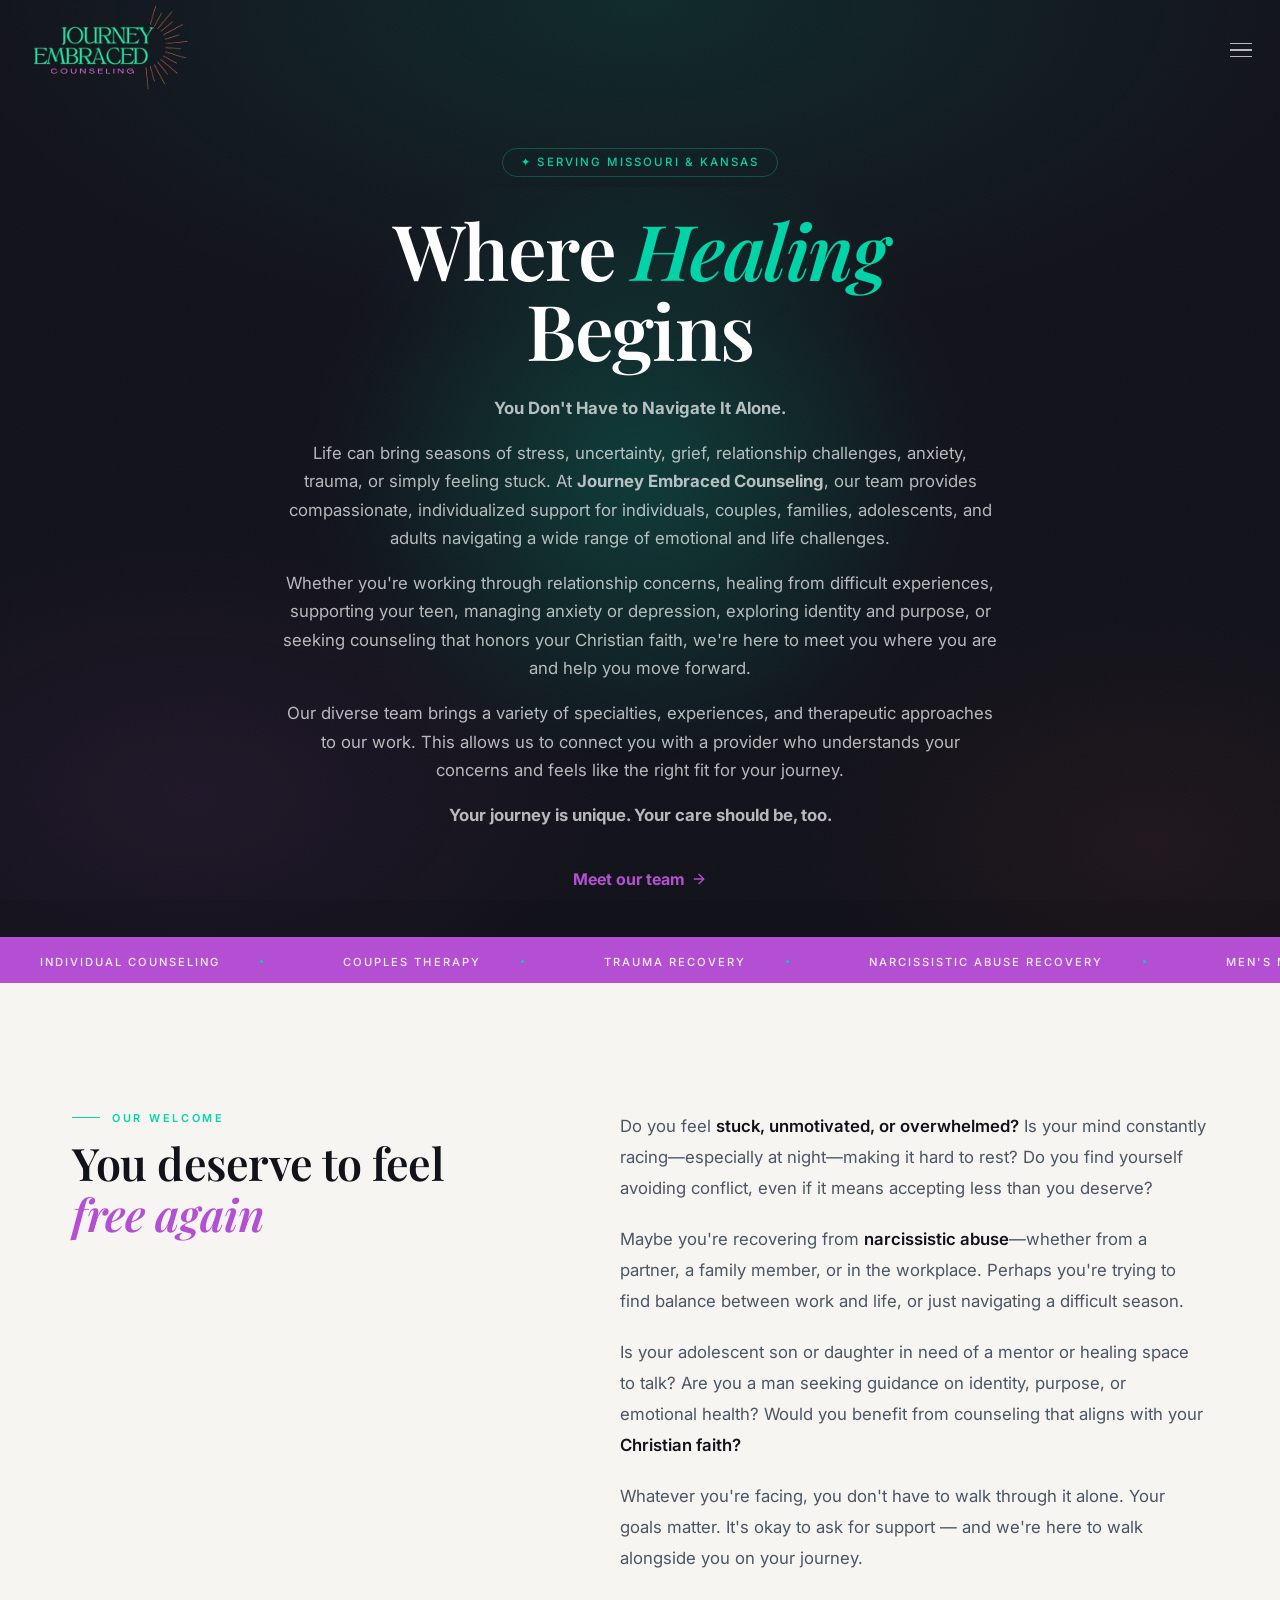
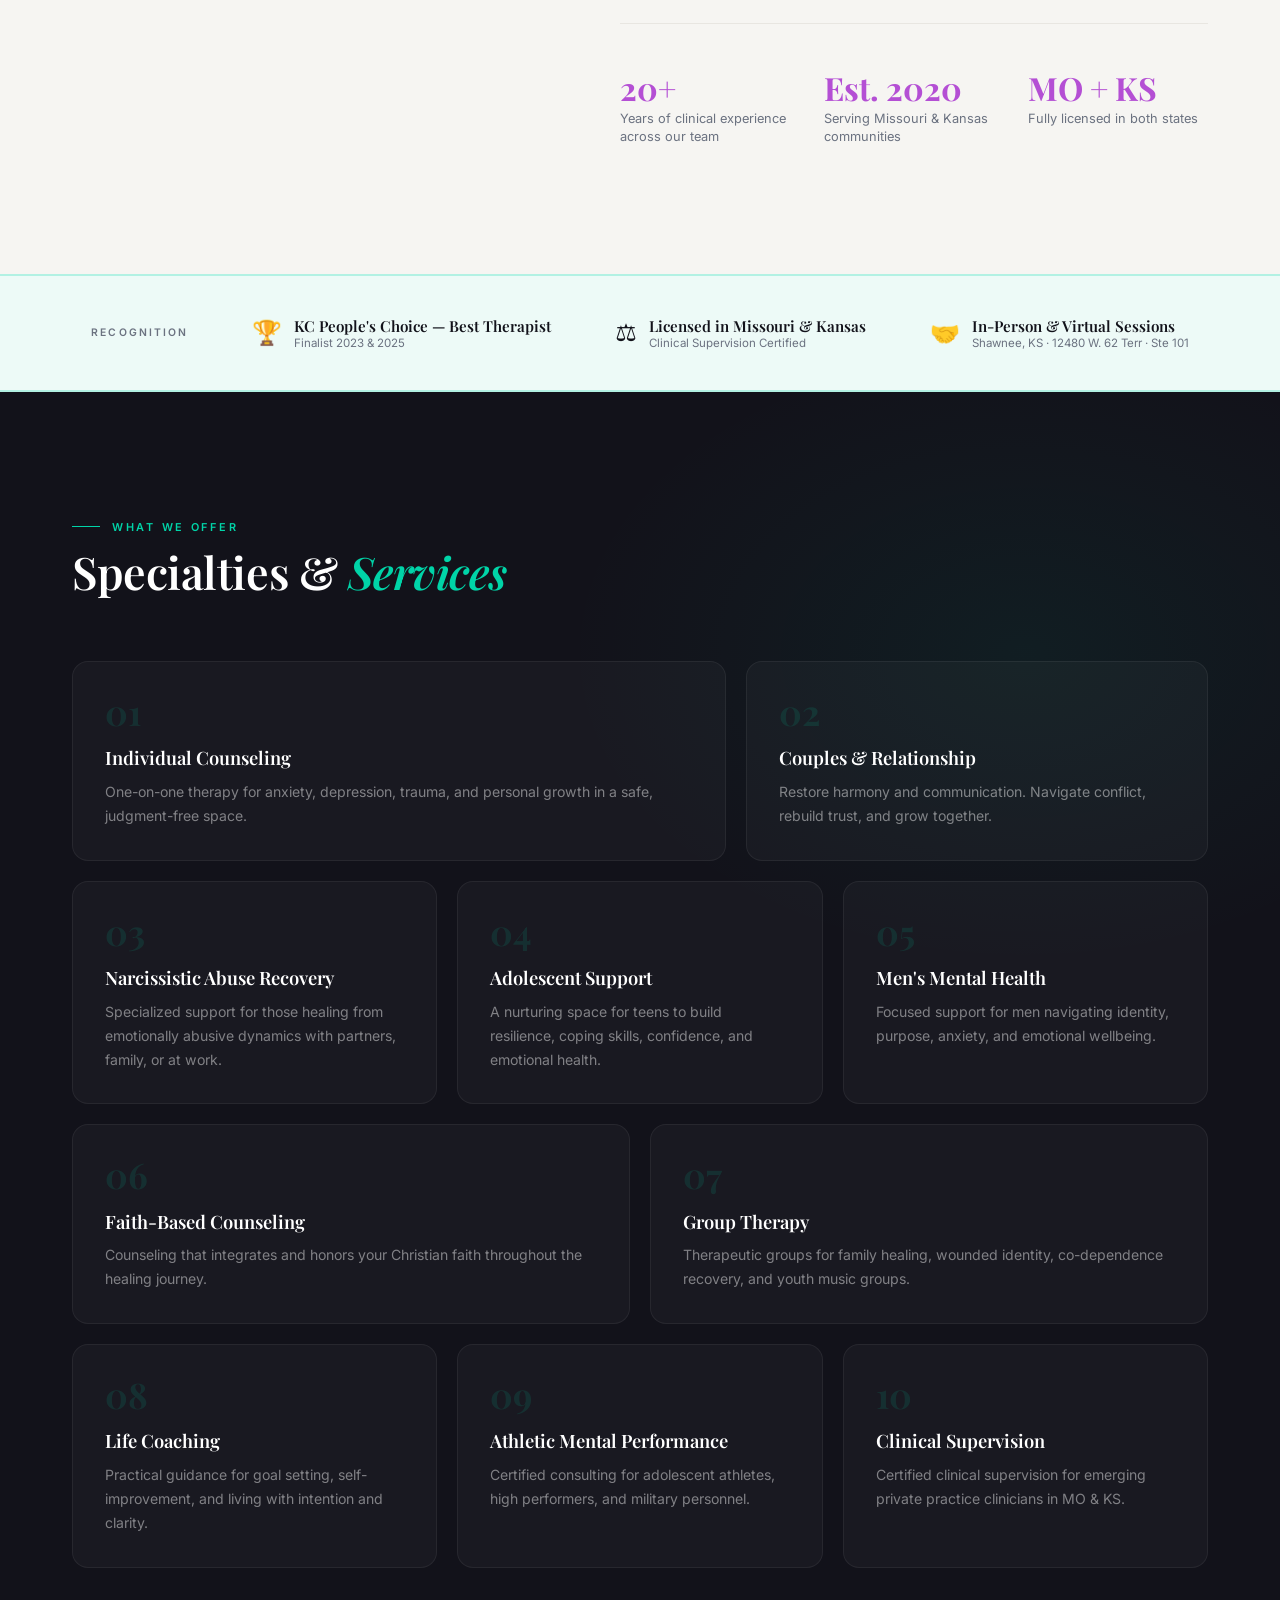
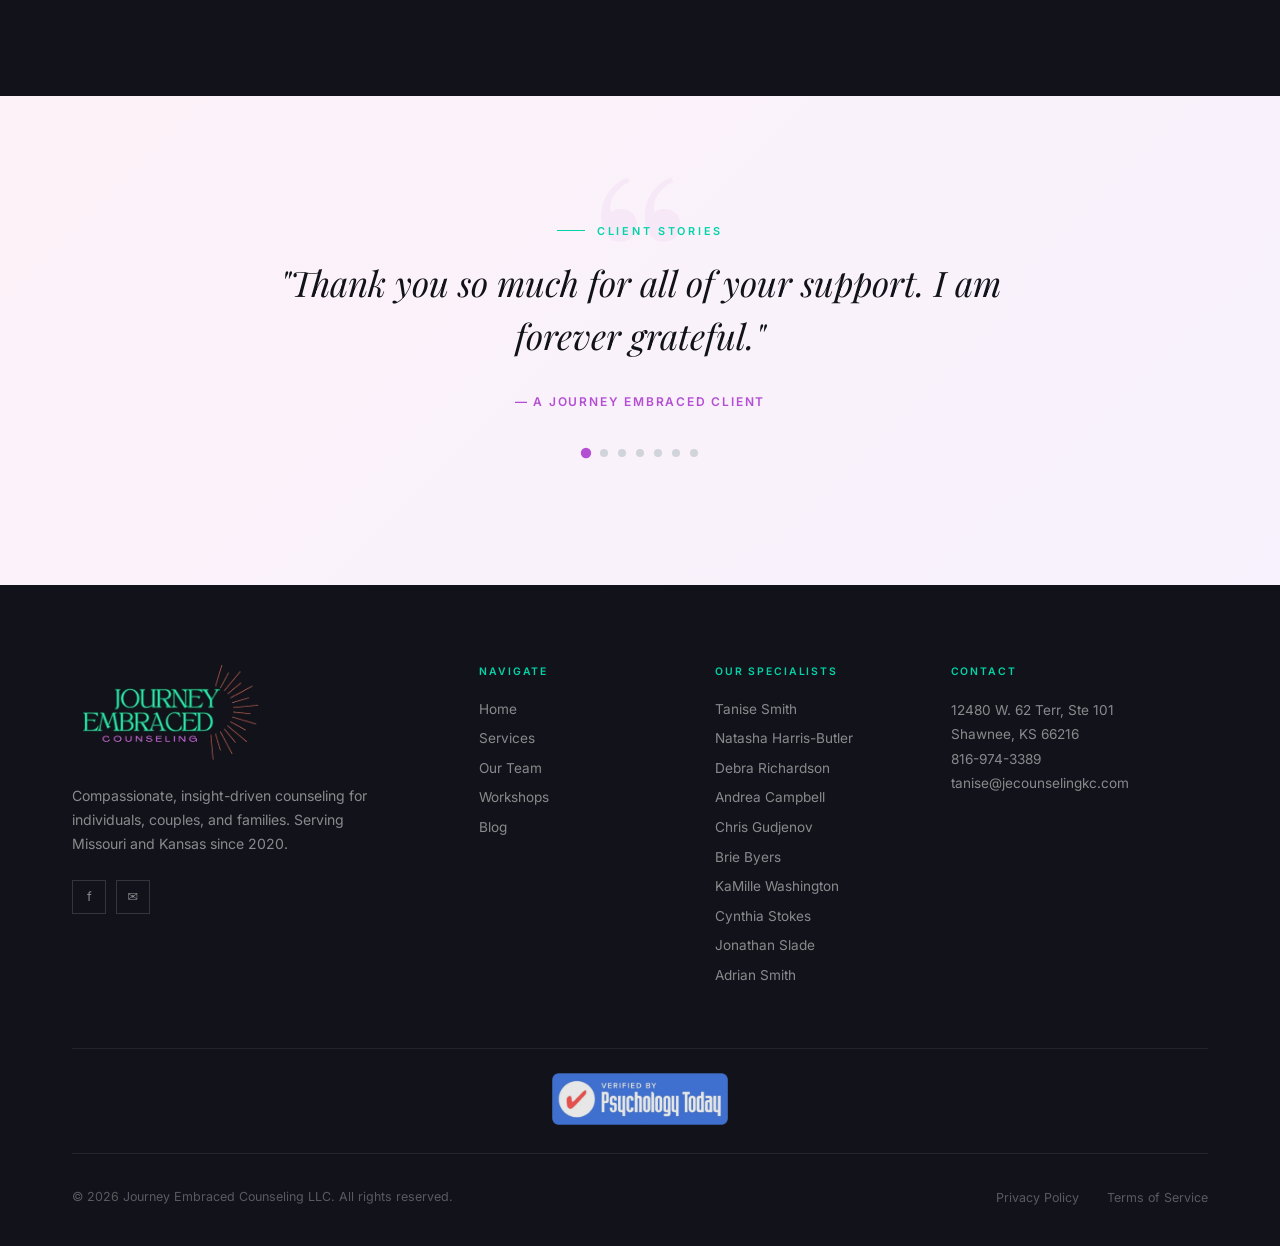
<file: index.html>
<!DOCTYPE html>
<html lang="en">

<head>
    <meta charset="UTF-8" />
    <meta name="viewport" content="width=device-width, initial-scale=1.0" />
    <link rel="icon" type="image/webp" href="images/logo.webp" />
    <link rel="icon" type="image/png" sizes="32x32" href="images/favicon-32x32.png" />
    <link rel="icon" type="image/png" sizes="16x16" href="images/favicon-16x16.png" />
    <link rel="apple-touch-icon" href="images/apple-touch-icon.png" />
    <meta name="description"
        content="Journey Embraced Counseling LLC — Compassionate, insight-driven counseling for individuals, couples, and families. Serving Missouri and Kansas." />
    <title>Journey Embraced Counseling LLC</title>
    <meta property="og:type" content="website" />
    <meta property="og:url" content="https://jecounselingkc.com/" />
    <meta property="og:title" content="Journey Embraced Counseling LLC" />
    <meta property="og:description"
        content="Compassionate, insight-driven counseling for individuals, couples, and families. Serving Missouri and Kansas." />
    <meta property="og:image" content="https://jecounselingkc.com/images/og-share.png" />
    <meta property="og:image:width" content="1200" />
    <meta property="og:image:height" content="630" />
    <meta name="twitter:card" content="summary_large_image" />
    <meta name="twitter:title" content="Journey Embraced Counseling LLC" />
    <meta name="twitter:description"
        content="Compassionate, insight-driven counseling for individuals, couples, and families. Serving Missouri and Kansas." />
    <meta name="twitter:image" content="https://jecounselingkc.com/images/og-share.png" />
    <link rel="preconnect" href="https://fonts.googleapis.com" />
    <link rel="preconnect" href="https://fonts.gstatic.com" crossorigin />
    <link
        href="https://fonts.googleapis.com/css2?family=Playfair+Display:ital,wght@0,400;0,600;0,700;1,400;1,600&family=Inter:wght@300;400;500;600;700&display=swap"
        rel="stylesheet" />
    <link rel="stylesheet" href="css/styles.css" />
</head>

<body>
    <div id="scrollProgress"></div>
    <!-- ══ NAVIGATION ══ -->
    <nav id="mainNav">
        <a href="#" class="nav-logo">
            <img src="images/logo.webp" alt="Journey Embraced Counseling" />
        </a>

        <div class="nav-center">
            <div class="nav-item">
                <a href="index.html" class="nav-link">Home</a>
            </div>
            <div class="nav-item">
                <a href="#services" class="nav-link">Services</a>
            </div>
            <div class="nav-item">
                <a href="team.html" class="nav-link">Our Team</a>
            </div>
            <div class="nav-item">
                <a href="workshops.html" class="nav-link">Workshops</a>
            </div>
            <div class="nav-item">
                <a href="blog.html" class="nav-link">Blog</a>
            </div>
            <div class="nav-item">
                <a href="shop.html" class="nav-link">Shop</a>
            </div>
            <div class="nav-item" style="position: relative">
                <button class="nav-link" id="contactDropBtn" aria-expanded="false">
                    Contact Us
                    <svg viewBox="0 0 10 6" aria-hidden="true">
                        <path d="M0 0l5 6 5-6z" />
                    </svg>
                </button>
                <div class="contact-drop" id="contactDrop">
                    <div class="contact-drop-row contact-drop-row--email">
                        <span class="contact-drop-icon">📧</span>
                        <a href="mailto:tanise@jecounselingkc.com">cstokes&#64;jecounselingkc.com</a>
                    </div>
                    <div class="contact-drop-row contact-drop-row--phone">
                        <span class="contact-drop-icon">📞</span>
                        <a href="tel:8169743389">816-974-3389</a>
                    </div>
                </div>
            </div>
            <!-- == Stripe Donate Link == -->
            <div class="nav-item utility-sep">
                <a href="https://donate.stripe.com/bJe28tgr56711Aj9oM2kw00" class="nav-link-utility">Donate</a>
            </div>
        </div>

        <div class="nav-right">
            <a href="#" class="btn-nav-cta" id="bookNavBtn">Book a Session</a>
            <button class="mob-toggle" id="mobToggle" aria-label="Open menu" aria-expanded="false">
                <span></span><span></span><span></span>
            </button>
        </div>
    </nav>

    <!-- ══ MOBILE MENU ══ -->
    <div class="mob-menu" id="mobMenu" role="dialog" aria-label="Mobile navigation">
        <button class="mob-close" id="mobClose" aria-label="Close menu">
            ✕
        </button>
        <a href="index.html">Home</a>
        <a href="#services">Services</a>
        <a href="team.html">Our Team</a>
        <a href="workshops.html">Workshops</a>
        <a href="blog.html">Blog</a>
        <a href="shop.html">Shop</a>
        <a href="https://donate.stripe.com/bJe28tgr56711Aj9oM2kw00" class="mobile-donate-link">Donate</a>
        <a href="#" id="mobBook" class="mob-book-link">Book a Session</a>
    </div>

    <!-- ══ HERO ══ -->
    <section class="hero">
        <div class="hero-bg" aria-hidden="true"></div>
        <div class="hero-content reveal">
            <div class="hero-tag">✦ Serving Missouri &amp; Kansas</div>
            <h1>Where <em>Healing</em><br />Begins</h1>
            <div class="hero-sub">
                <p><strong>You Don't Have to Navigate It Alone.</strong></p>
                <p>Life can bring seasons of stress, uncertainty, grief, relationship challenges, anxiety, trauma, or simply feeling stuck. At <strong>Journey Embraced Counseling</strong>, our team provides compassionate, individualized support for individuals, couples, families, adolescents, and adults navigating a wide range of emotional and life challenges.</p>
                <p>Whether you're working through relationship concerns, healing from difficult experiences, supporting your teen, managing anxiety or depression, exploring identity and purpose, or seeking counseling that honors your Christian faith, we're here to meet you where you are and help you move forward.</p>
                <p>Our diverse team brings a variety of specialties, experiences, and therapeutic approaches to our work. This allows us to connect you with a provider who understands your concerns and feels like the right fit for your journey.</p>
                <p><strong>Your journey is unique. Your care should be, too.</strong></p>
            </div>
            <div class="hero-btns">
                <a href="team.html" class="btn-text" aria-label="Meet our team">
                    Meet our team
                    <svg viewBox="0 0 24 24" fill="none" stroke="currentColor" stroke-width="2"
                        stroke-linecap="round" stroke-linejoin="round" aria-hidden="true">
                        <path d="M5 12h14" />
                        <path d="m12 5 7 7-7 7" />
                    </svg>
                </a>
            </div>
        </div>
    </section>

    <!-- ══ TICKER ══ -->
    <div class="ticker" aria-hidden="true">
        <div class="ticker-track">
            <span class="tick-item">Individual Counseling<span class="tick-sep"></span></span>
            <span class="tick-item">Couples Therapy<span class="tick-sep"></span></span>
            <span class="tick-item">Trauma Recovery<span class="tick-sep"></span></span>
            <span class="tick-item">Narcissistic Abuse Recovery<span class="tick-sep"></span></span>
            <span class="tick-item">Men's Mental Health<span class="tick-sep"></span></span>
            <span class="tick-item">Adolescent Support<span class="tick-sep"></span></span>
            <span class="tick-item">Faith-Based Counseling<span class="tick-sep"></span></span>
            <span class="tick-item">Life Coaching<span class="tick-sep"></span></span>
            <span class="tick-item">Athletic Performance<span class="tick-sep"></span></span>
            <span class="tick-item">Group Therapy<span class="tick-sep"></span></span>
            <span class="tick-item">Individual Counseling<span class="tick-sep"></span></span>
            <span class="tick-item">Couples Therapy<span class="tick-sep"></span></span>
            <span class="tick-item">Trauma Recovery<span class="tick-sep"></span></span>
            <span class="tick-item">Narcissistic Abuse Recovery<span class="tick-sep"></span></span>
            <span class="tick-item">Men's Mental Health<span class="tick-sep"></span></span>
            <span class="tick-item">Adolescent Support<span class="tick-sep"></span></span>
            <span class="tick-item">Faith-Based Counseling<span class="tick-sep"></span></span>
            <span class="tick-item">Life Coaching<span class="tick-sep"></span></span>
            <span class="tick-item">Athletic Performance<span class="tick-sep"></span></span>
            <span class="tick-item">Group Therapy<span class="tick-sep"></span></span>
        </div>
    </div>

    <!-- ══ ABOUT ══ -->
    <section class="welcome" id="about">
        <div class="container">
            <div class="welcome-grid">
                <div class="welcome-left reveal">
                    <div class="section-label">Our Welcome</div>
                    <h2 class="section-title">
                        You deserve to feel<br /><em>free again</em>
                    </h2>
                </div>
                <div class="welcome-right reveal">
                    <p>
                        Do you feel
                        <strong>stuck, unmotivated, or overwhelmed?</strong> Is your
                        mind constantly racing—especially at night—making it hard to
                        rest? Do you find yourself avoiding conflict, even if it
                        means accepting less than you deserve?
                    </p>
                    <p>
                        Maybe you're recovering from
                        <strong>narcissistic abuse</strong>—whether from a partner,
                        a family member, or in the workplace. Perhaps you're trying
                        to find balance between work and life, or just navigating a
                        difficult season.
                    </p>
                    <p>
                        Is your adolescent son or daughter in need of a mentor or
                        healing space to talk? Are you a man seeking guidance on
                        identity, purpose, or emotional health? Would you benefit
                        from counseling that aligns with your
                        <strong>Christian faith?</strong>
                    </p>
                    <p>
                        Whatever you're facing, you don't have to walk through it
                        alone. Your goals matter. It's okay to ask for support — and
                        we're here to walk alongside you on your journey.
                    </p>
                    <div class="welcome-stat-block">
                        <div class="stat-item">
                            <div class="stat-num">20+</div>
                            <div class="stat-label">Years of clinical experience across our team</div>
                        </div>
                        <div class="stat-item">
                            <div class="stat-num">Est. 2020</div>
                            <div class="stat-label">Serving Missouri &amp; Kansas communities</div>
                        </div>
                        <div class="stat-item">
                            <div class="stat-num">MO + KS</div>
                            <div class="stat-label">Fully licensed in both states</div>
                        </div>
                    </div>
                </div>
            </div>
        </div>
    </section>

    <!-- ══ AWARDS ══ -->
    <div class="awards-band">
        <div class="award-label">Recognition</div>
        <div class="award-pill">
            <span class="award-icon">🏆</span>
            <div>
                <div class="award-text">
                    KC People's Choice — Best Therapist
                </div>
                <div class="award-year">Finalist 2023 &amp; 2025</div>
            </div>
        </div>
        <div class="award-pill">
            <span class="award-icon">⚖️</span>
            <div>
                <div class="award-text">
                    Licensed in Missouri &amp; Kansas
                </div>
                <div class="award-year">Clinical Supervision Certified</div>
            </div>
        </div>
        <div class="award-pill">
            <span class="award-icon">🤝</span>
            <div>
                <div class="award-text">
                    In-Person &amp; Virtual Sessions
                </div>
                <div class="award-year">
                    Shawnee, KS · 12480 W. 62 Terr · Ste 101
                </div>
            </div>
        </div>
    </div>

    <!-- ══ SERVICES ══ -->
    <section class="services" id="services">
        <div class="container">
        <div class="services-header">
        <div class="section-label">What We Offer</div>
        <h2 class="section-title services-title">
            Specialties &amp; <em>Services</em>
        </h2>
        </div>
        <div class="services-grid">
            <div class="svc-card reveal" style="--i:0">
                <div class="svc-num">01</div>
                <div class="svc-title">Individual Counseling</div>
                <p class="svc-desc">
                    One-on-one therapy for anxiety, depression, trauma, and
                    personal growth in a safe, judgment-free space.
                </p>
            </div>
            <div class="svc-card reveal" style="--i:1">
                <div class="svc-num">02</div>
                <div class="svc-title">Couples &amp; Relationship</div>
                <p class="svc-desc">
                    Restore harmony and communication. Navigate conflict,
                    rebuild trust, and grow together.
                </p>
            </div>
            <div class="svc-card reveal" style="--i:2">
                <div class="svc-num">03</div>
                <div class="svc-title">Narcissistic Abuse Recovery</div>
                <p class="svc-desc">
                    Specialized support for those healing from emotionally
                    abusive dynamics with partners, family, or at work.
                </p>
            </div>
            <div class="svc-card reveal" style="--i:3">
                <div class="svc-num">04</div>
                <div class="svc-title">Adolescent Support</div>
                <p class="svc-desc">
                    A nurturing space for teens to build resilience, coping
                    skills, confidence, and emotional health.
                </p>
            </div>
            <div class="svc-card reveal" style="--i:4">
                <div class="svc-num">05</div>
                <div class="svc-title">Men's Mental Health</div>
                <p class="svc-desc">
                    Focused support for men navigating identity, purpose,
                    anxiety, and emotional wellbeing.
                </p>
            </div>
            <div class="svc-card reveal" style="--i:5">
                <div class="svc-num">06</div>
                <div class="svc-title">Faith-Based Counseling</div>
                <p class="svc-desc">
                    Counseling that integrates and honors your Christian
                    faith throughout the healing journey.
                </p>
            </div>
            <div class="svc-card reveal" style="--i:6">
                <div class="svc-num">07</div>
                <div class="svc-title">Group Therapy</div>
                <p class="svc-desc">
                    Therapeutic groups for family healing, wounded identity,
                    co-dependence recovery, and youth music groups.
                </p>
            </div>
            <div class="svc-card reveal" style="--i:7">
                <div class="svc-num">08</div>
                <div class="svc-title">Life Coaching</div>
                <p class="svc-desc">
                    Practical guidance for goal setting, self-improvement,
                    and living with intention and clarity.
                </p>
            </div>
            <div class="svc-card reveal" style="--i:8">
                <div class="svc-num">09</div>
                <div class="svc-title">Athletic Mental Performance</div>
                <p class="svc-desc">
                    Certified consulting for adolescent athletes, high
                    performers, and military personnel.
                </p>
            </div>
            <div class="svc-card reveal" style="--i:9">
                <div class="svc-num">10</div>
                <div class="svc-title">Clinical Supervision</div>
                <p class="svc-desc">
                    Certified clinical supervision for emerging private
                    practice clinicians in MO &amp; KS.
                </p>
            </div>
        </div>
        </div>
    </section>

    <!-- ══ TESTIMONIAL ══ -->
    <section class="testimonial">
        <div class="testimonial-inner reveal">
            <div class="section-label section-label--center">
                Client Stories
            </div>
            <div class="test-quote" id="testQuote">
                "Thank you so much for all of your support. I am forever
                grateful."
            </div>
            <div class="test-author">— A Journey Embraced Client</div>
            <div class="test-dots">
                <button class="test-dot active" data-index="0" aria-label="Testimonial 1"></button>
                <button class="test-dot" data-index="1" aria-label="Testimonial 2"></button>
                <button class="test-dot" data-index="2" aria-label="Testimonial 3"></button>
                <button class="test-dot" data-index="3" aria-label="Testimonial 4"></button>
                <button class="test-dot" data-index="4" aria-label="Testimonial 5"></button>
                <button class="test-dot" data-index="5" aria-label="Testimonial 6"></button>
                <button class="test-dot" data-index="6" aria-label="Testimonial 7"></button>
            </div>
        </div>
    </section>

    <!-- ══ FOOTER ══ -->
    <footer>
        <div class="container">
        <div class="footer-top">
            <div class="footer-brand">
                <img class="footer-logo" src="images/logo.webp" alt="Journey Embraced Counseling" />
                <p class="footer-about">
                    Compassionate, insight-driven counseling for
                    individuals, couples, and families. Serving Missouri and
                    Kansas since 2020.
                </p>
                <div class="footer-social">
                    <a href="https://www.facebook.com/journeyembracedcounseling/" target="_blank" rel="noopener"
                        aria-label="Facebook">f</a>
                    <a href="mailto:tanise@jecounselingkc.com" aria-label="Email us">✉</a>
                </div>
            </div>
            <div class="footer-col">
                <h5>Navigate</h5>
                <ul>
                    <li><a href="index.html">Home</a></li>
                    <li><a href="#services">Services</a></li>
                    <li><a href="team.html">Our Team</a></li>
                    <li><a href="workshops.html">Workshops</a></li>
                    <li><a href="blog.html">Blog</a></li>
                </ul>
            </div>
            <div class="footer-col">
                <h5>Our Specialists</h5>
                <ul>
                    <li><a href="team.html#tanise">Tanise Smith</a></li>
                    <li><a href="team.html#natasha">Natasha Harris-Butler</a></li>
                    <li><a href="team.html#debra">Debra Richardson</a></li>
                    <li><a href="team.html#andrea">Andrea Campbell</a></li>
                    <li><a href="team.html#chris">Chris Gudjenov</a></li>
                    <li><a href="team.html#brie">Brie Byers</a></li>
                    <li><a href="team.html#kamille">KaMille Washington</a></li>
                    <li><a href="team.html#cynthia">Cynthia Stokes</a></li>
                    <li><a href="team.html#jonathan">Jonathan Slade</a></li>
                    <li><a href="team.html#adrian">Adrian Smith</a></li>
                </ul>
            </div>
            <div class="footer-col footer-contact-info">
                <h5>Contact</h5>
                <p>12480 W. 62 Terr, Ste 101<br />Shawnee, KS 66216</p>
                <p><a href="tel:8169743389">816-974-3389</a></p>
                <p>
                    <a href="mailto:tanise@jecounselingkc.com">tanise&#64;jecounselingkc.com</a>
                </p>
            </div>
        </div>
        <div class="footer-pt-badge">
            <a href="https://www.psychologytoday.com/us/therapists/tanise-smith-shawnee-ks/755329" target="_blank"
                rel="noopener">
                <img loading="lazy" src="images/psychology_today.webp" alt="Verified by Psychology Today" height="52" />
            </a>
        </div>
        <div class="footer-bottom">
            <p>
                &copy; 2026 Journey Embraced Counseling LLC. All rights
                reserved.
            </p>
            <div>
                <a href="#">Privacy Policy</a>
                <a href="#">Terms of Service</a>
            </div>
        </div>
        </div>
    </footer>


    <!-- ══ BOOKING MODAL ══ -->
    <div class="modal-overlay" id="bookingModal" role="dialog" aria-modal="true" aria-labelledby="bookingModalTitle">
        <div class="modal">
            <button class="modal-x" aria-label="Close">✕</button>
            <div class="modal-h" id="bookingModalTitle">Book a Session</div>
            <div class="modal-sub">
                Fill out the form below and we'll be in touch to confirm
                your appointment.
            </div>
            <form name="booking" netlify netlify-honeypot="bot-field" id="bookingForm">
                <input type="hidden" name="form-name" value="booking" />
                <p style="display: none">
                    <label>Don't fill this out: <input name="bot-field" /></label>
                </p>
                <div class="fg">
                    <label>Your Name</label>
                    <div class="fg-row">
                        <input type="text" name="first-name" placeholder="First name" autocomplete="given-name"
                            required />
                        <input type="text" name="last-name" placeholder="Last name" autocomplete="family-name"
                            required />
                    </div>
                </div>
                <div class="fg">
                    <label>Email</label><input type="email" name="email" placeholder="your@email.com"
                        autocomplete="email" required />
                </div>
                <div class="fg">
                    <label>Phone</label><input type="tel" name="phone" placeholder="(816) 000-0000"
                        autocomplete="tel" />
                </div>
                <div class="fg">
                    <label>Service Type</label>
                    <select name="service">
                        <option value="">Select a service...</option>
                        <option>Individual Counseling</option>
                        <option>Couples Therapy</option>
                        <option>Adolescent Support</option>
                        <option>Faith-Based Counseling</option>
                        <option>Life Coaching</option>
                        <option>Narcissistic Abuse Recovery</option>
                        <option>Men's Mental Health</option>
                        <option>Group Therapy</option>
                    </select>
                </div>
                <div class="fg">
                    <label>Message (Optional)</label><textarea name="message"
                        placeholder="Brief description of what you'd like to work on..."></textarea>
                </div>
                <button type="submit" class="btn-modal">
                    Request Appointment
                </button>
            </form>
            <div id="bookingSuccess" class="modal-success" style="display: none">
                <div class="success-icon">✓</div>
                <p>
                    Thank you! Your request has been received. We'll be in
                    touch shortly.
                </p>
            </div>
        </div>
    </div>
    <script src="js/main.js"></script>
</body>

</html>
</file>
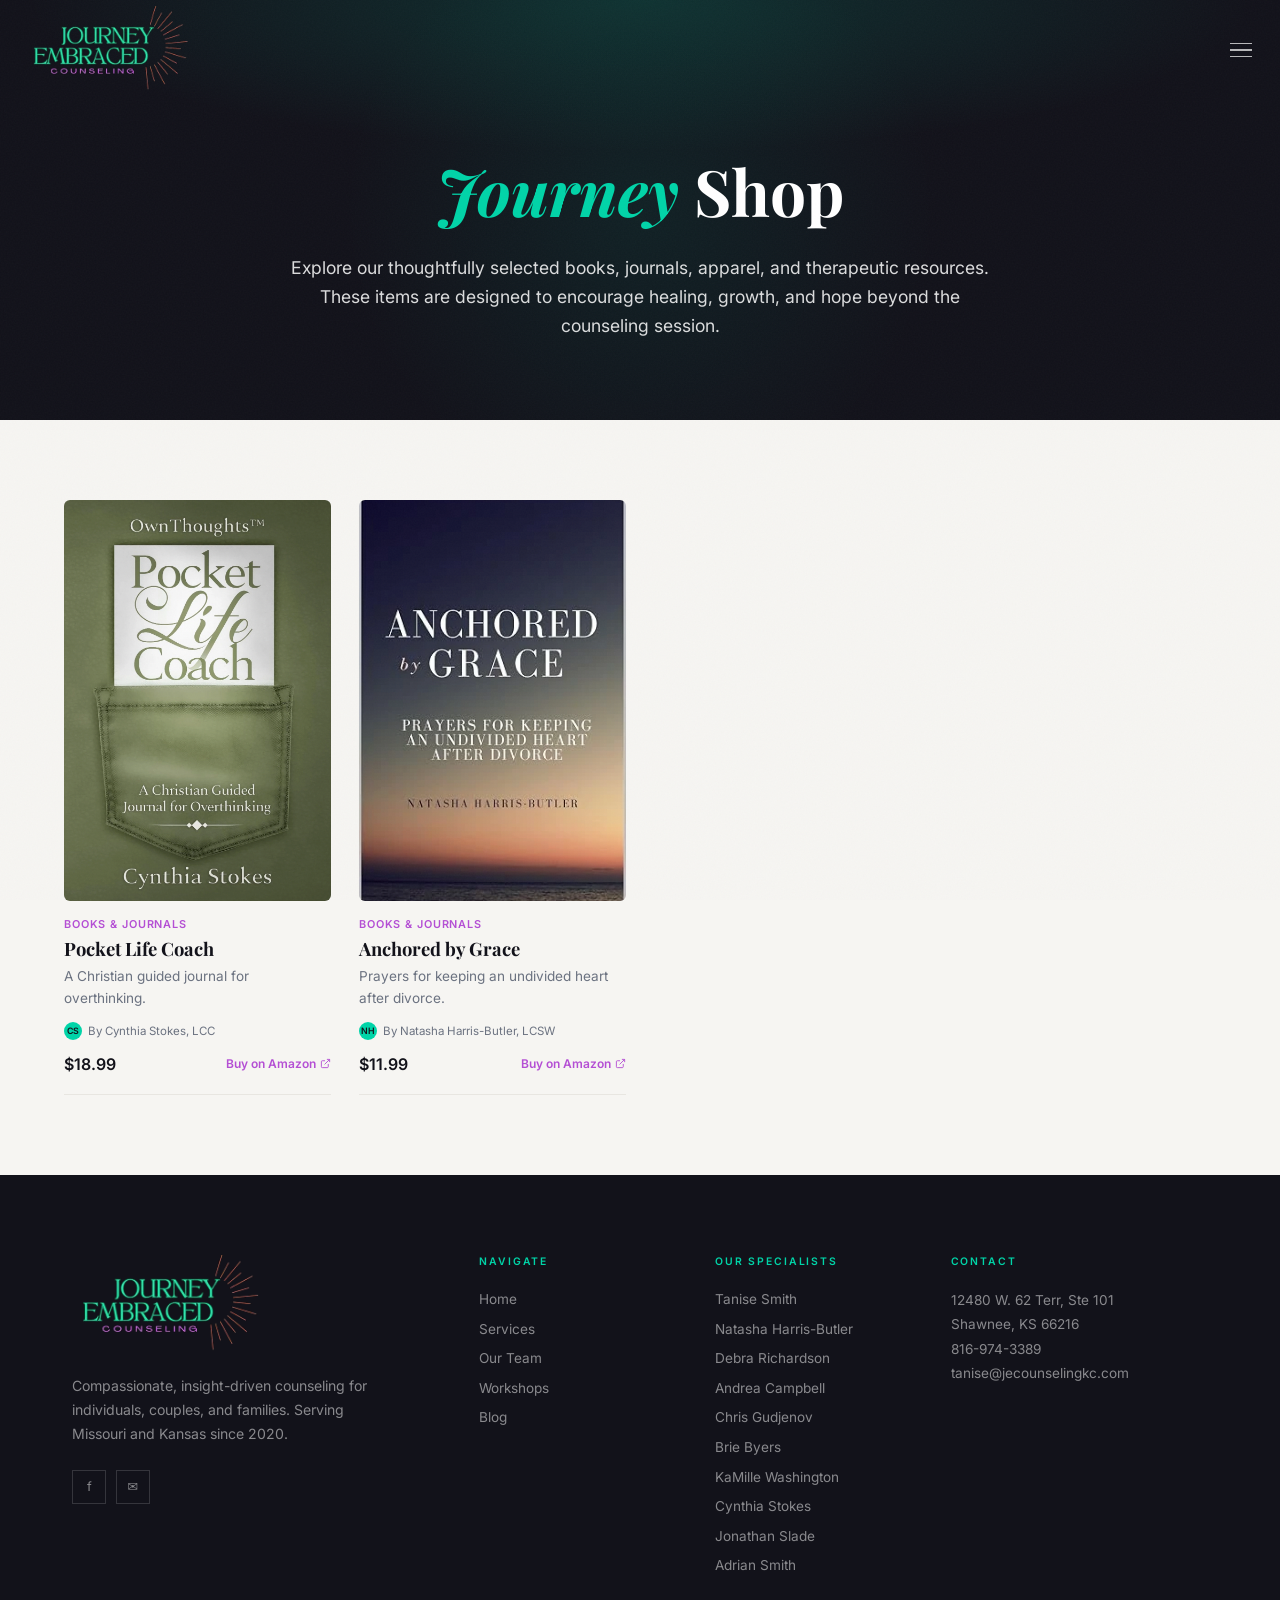
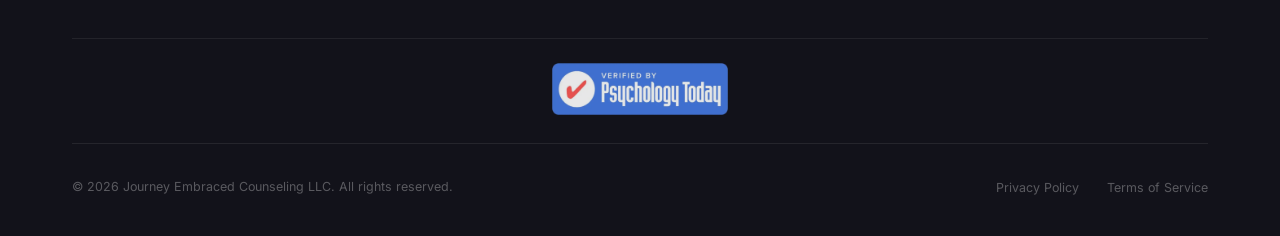
<file: shop.html>
<!DOCTYPE html>
<html lang="en">

<head>
    <meta charset="UTF-8" />
    <meta name="viewport" content="width=device-width, initial-scale=1.0" />
    <link rel="icon" type="image/webp" href="images/logo.webp" />
    <link rel="icon" type="image/png" sizes="32x32" href="images/favicon-32x32.png" />
    <link rel="icon" type="image/png" sizes="16x16" href="images/favicon-16x16.png" />
    <link rel="apple-touch-icon" href="images/apple-touch-icon.png" />
    <meta name="description"
        content="Journey Shop — Explore our thoughtfully selected books, journals, apparel, and therapeutic resources." />
    <title>Journey Shop | Journey Embraced Counseling LLC</title>
    <meta property="og:type" content="website" />
    <meta property="og:url" content="https://jecounselingkc.com/shop.html" />
    <meta property="og:title" content="Journey Shop | Journey Embraced Counseling LLC" />
    <meta property="og:description"
        content="Explore our thoughtfully selected books, journals, apparel, and therapeutic resources." />
    <meta property="og:image" content="https://jecounselingkc.com/images/og-share.png" />
    <meta property="og:image:width" content="1200" />
    <meta property="og:image:height" content="630" />
    <meta name="twitter:card" content="summary_large_image" />
    <meta name="twitter:title" content="Journey Shop | Journey Embraced Counseling LLC" />
    <meta name="twitter:description"
        content="Explore our thoughtfully selected books, journals, apparel, and therapeutic resources." />
    <meta name="twitter:image" content="https://jecounselingkc.com/images/og-share.png" />
    <link rel="preconnect" href="https://fonts.googleapis.com" />
    <link rel="preconnect" href="https://fonts.gstatic.com" crossorigin />
    <link
        href="https://fonts.googleapis.com/css2?family=Playfair+Display:ital,wght@0,400;0,600;0,700;1,400;1,600&family=Inter:wght@300;400;500;600;700&display=swap"
        rel="stylesheet" />
    <link rel="stylesheet" href="css/styles.css" />
    <link rel="stylesheet" href="css/shop.css" />
</head>

<body>
    <div id="scrollProgress"></div>
    <!-- ══ NAVIGATION ══ -->
    <nav id="mainNav">
        <a href="index.html" class="nav-logo">
            <img src="images/logo.webp" alt="Journey Embraced Counseling" />
        </a>

        <div class="nav-center">
            <div class="nav-item">
                <a href="index.html" class="nav-link">Home</a>
            </div>
            <div class="nav-item">
                <a href="index.html#services" class="nav-link">Services</a>
            </div>
            <div class="nav-item">
                <a href="team.html" class="nav-link">Our Team</a>
            </div>
            <div class="nav-item">
                <a href="workshops.html" class="nav-link">Workshops</a>
            </div>
            <div class="nav-item">
                <a href="blog.html" class="nav-link">Blog</a>
            </div>
            <div class="nav-item">
                <a href="shop.html" class="nav-link">Shop</a>
            </div>
            <div class="nav-item" style="position: relative">
                <button class="nav-link" id="contactDropBtn" aria-expanded="false">
                    Contact Us
                    <svg viewBox="0 0 10 6" aria-hidden="true">
                        <path d="M0 0l5 6 5-6z" />
                    </svg>
                </button>
                <div class="contact-drop" id="contactDrop">
                    <div class="contact-drop-row contact-drop-row--email">
                        <span class="contact-drop-icon">📧</span>
                        <a href="mailto:tanise@jecounselingkc.com">cstokes&#64;jecounselingkc.com</a>
                    </div>
                    <div class="contact-drop-row contact-drop-row--phone">
                        <span class="contact-drop-icon">📞</span>
                        <a href="tel:8169743389">816-974-3389</a>
                    </div>
                </div>
            </div>
            <!-- == Stripe Donate Link == -->
            <div class="nav-item utility-sep">
                <a href="https://donate.stripe.com/bJe28tgr56711Aj9oM2kw00" class="nav-link-utility">Donate</a>
            </div>
        </div>

        <div class="nav-right">
            <a href="#" class="btn-nav-cta" id="bookNavBtn">Book a Session</a>
            <button class="mob-toggle" id="mobToggle" aria-label="Open menu" aria-expanded="false">
                <span></span><span></span><span></span>
            </button>
        </div>
    </nav>

    <!-- ══ MOBILE MENU ══ -->
    <div class="mob-menu" id="mobMenu" role="dialog" aria-label="Mobile navigation">
        <button class="mob-close" id="mobClose" aria-label="Close menu">
            ✕
        </button>
        <a href="index.html">Home</a>
        <a href="index.html#services">Services</a>
        <a href="team.html">Our Team</a>
        <a href="workshops.html">Workshops</a>
        <a href="blog.html">Blog</a>
        <a href="shop.html">Shop</a>
        <a href="https://donate.stripe.com/bJe28tgr56711Aj9oM2kw00" class="mobile-donate-link">Donate</a>
        <a href="#" id="mobBook" class="mob-book-link">Book a Session</a>
    </div>

    <header class="shop-hero">
        <div class="shop-hero-content">
            <h1><em style="color: var(--mint);">Journey</em> Shop</h1>
            <p>Explore our thoughtfully selected books, journals, apparel, and therapeutic resources. These items are designed to encourage healing, growth, and hope beyond the counseling session.</p>
        </div>
    </header>

    <!-- Journey Shop -->
    <main class="shop-container">
        <div class="product-grid">
            <!-- Pocket Life Coach Journal -->
            <div class="product-item">
                <div class="product-img-wrapper">
                    <img src="images/merchandise/pocket-life-coach.webp" alt="Life Coach Journal" loading="lazy">
                </div>
                <span class="product-category">Books & Journals</span>
                <h3 class="product-title">Pocket Life Coach</h3>
                <p class="product-desc">A Christian guided journal for overthinking.</p>
                <div class="product-byline">
                    <span class="product-byline-avatar">CS</span>
                    <span>By Cynthia Stokes, LCC</span>
                </div>
                <div class="product-footer">
                    <span class="product-price">$18.99</span>
                    <a href="https://www.amazon.com/Pocket-Life-Coach-Christian-Overthinking/dp/B0H8JM13S7" target="_blank" rel="noopener" class="product-buy-link">
                        Buy on Amazon
                        <svg viewBox="0 0 24 24" width="11" height="11" fill="none" stroke="currentColor" stroke-width="2">
                            <path d="M18 13v6a2 2 0 0 1-2 2H5a2 2 0 0 1-2-2V8a2 2 0 0 1 2-2h6" />
                            <path d="M15 3h6v6" />
                            <path d="M10 14 21 3" />
                        </svg>
                    </a>
                </div>
            </div>

            <!-- Anchored by Grace Book -->
            <div class="product-item">
                <div class="product-img-wrapper">
                    <img src="images/merchandise/anchored-by-grace.webp" alt="Therapeutic Book" loading="lazy">
                </div>
                <span class="product-category">Books & Journals</span>
                <h3 class="product-title">Anchored by Grace</h3>
                <p class="product-desc">Prayers for keeping an undivided heart after divorce.</p>
                <div class="product-byline">
                    <span class="product-byline-avatar">NH</span>
                    <span>By Natasha Harris-Butler, LCSW</span>
                </div>
                <div class="product-footer">
                    <span class="product-price">$11.99</span>
                    <a href="https://www.amazon.com/Anchored-Grace-Prayers-Keeping-Undivided-ebook/dp/B0F9NBXWT7" target="_blank" rel="noopener" class="product-buy-link">
                        Buy on Amazon
                        <svg viewBox="0 0 24 24" width="11" height="11" fill="none" stroke="currentColor" stroke-width="2">
                            <path d="M18 13v6a2 2 0 0 1-2 2H5a2 2 0 0 1-2-2V8a2 2 0 0 1 2-2h6" />
                            <path d="M15 3h6v6" />
                            <path d="M10 14 21 3" />
                        </svg>
                    </a>
                </div>
            </div>
        </div>
    </main>

    <!-- ══ FOOTER ══ -->
    <footer>
        <div class="container">
        <div class="footer-top">
            <div class="footer-brand">
                <img class="footer-logo" src="images/logo.webp" alt="Journey Embraced Counseling" />
                <p class="footer-about">
                    Compassionate, insight-driven counseling for
                    individuals, couples, and families. Serving Missouri and
                    Kansas since 2020.
                </p>
                <div class="footer-social">
                    <a href="https://www.facebook.com/journeyembracedcounseling/" target="_blank" rel="noopener"
                        aria-label="Facebook">f</a>
                    <a href="mailto:tanise@jecounselingkc.com" aria-label="Email us">✉</a>
                </div>
            </div>
            <div class="footer-col">
                <h5>Navigate</h5>
                <ul>
                    <li><a href="index.html">Home</a></li>
                    <li><a href="index.html#services">Services</a></li>
                    <li><a href="team.html">Our Team</a></li>
                    <li><a href="workshops.html">Workshops</a></li>
                    <li><a href="blog.html">Blog</a></li>
                </ul>
            </div>
            <div class="footer-col">
                <h5>Our Specialists</h5>
                <ul>
                    <li><a href="team.html#tanise">Tanise Smith</a></li>
                    <li><a href="team.html#natasha">Natasha Harris-Butler</a></li>
                    <li><a href="team.html#debra">Debra Richardson</a></li>
                    <li><a href="team.html#andrea">Andrea Campbell</a></li>
                    <li><a href="team.html#chris">Chris Gudjenov</a></li>
                    <li><a href="team.html#brie">Brie Byers</a></li>
                    <li><a href="team.html#kamille">KaMille Washington</a></li>
                    <li><a href="team.html#cynthia">Cynthia Stokes</a></li>
                    <li><a href="team.html#jonathan">Jonathan Slade</a></li>
                    <li><a href="team.html#adrian">Adrian Smith</a></li>
                </ul>
            </div>
            <div class="footer-col footer-contact-info">
                <h5>Contact</h5>
                <p>12480 W. 62 Terr, Ste 101<br />Shawnee, KS 66216</p>
                <p><a href="tel:8169743389">816-974-3389</a></p>
                <p>
                    <a href="mailto:tanise@jecounselingkc.com">tanise&#64;jecounselingkc.com</a>
                </p>
            </div>
        </div>
        <div class="footer-pt-badge">
            <a href="https://www.psychologytoday.com/us/therapists/tanise-smith-shawnee-ks/755329" target="_blank"
                rel="noopener">
                <img loading="lazy" src="images/psychology_today.webp" alt="Verified by Psychology Today" height="52" />
            </a>
        </div>
        <div class="footer-bottom">
            <p>
                &copy; 2026 Journey Embraced Counseling LLC. All rights
                reserved.
            </p>
            <div>
                <a href="#">Privacy Policy</a>
                <a href="#">Terms of Service</a>
            </div>
        </div>
        </div>
    </footer>

    <!-- ══ BOOKING MODAL ══ -->
    <div class="modal-overlay" id="bookingModal" role="dialog" aria-modal="true" aria-labelledby="bookingModalTitle">
        <div class="modal">
            <button class="modal-x" aria-label="Close">✕</button>
            <div class="modal-h" id="bookingModalTitle">Book a Session</div>
            <div class="modal-sub">
                Fill out the form below and we'll be in touch to confirm
                your appointment.
            </div>
            <form name="booking" netlify netlify-honeypot="bot-field" id="bookingForm">
                <input type="hidden" name="form-name" value="booking" />
                <p style="display: none">
                    <label>Don't fill this out: <input name="bot-field" /></label>
                </p>
                <div class="fg">
                    <label>Your Name</label>
                    <div class="fg-row">
                        <input type="text" name="first-name" placeholder="First name" autocomplete="given-name"
                            required />
                        <input type="text" name="last-name" placeholder="Last name" autocomplete="family-name"
                            required />
                    </div>
                </div>
                <div class="fg">
                    <label>Email</label><input type="email" name="email" placeholder="your@email.com"
                        autocomplete="email" required />
                </div>
                <div class="fg">
                    <label>Phone</label><input type="tel" name="phone" placeholder="(816) 000-0000"
                        autocomplete="tel" />
                </div>
                <div class="fg">
                    <label>Service Type</label>
                    <select name="service">
                        <option value="">Select a service...</option>
                        <option>Individual Counseling</option>
                        <option>Couples Therapy</option>
                        <option>Adolescent Support</option>
                        <option>Faith-Based Counseling</option>
                        <option>Life Coaching</option>
                        <option>Narcissistic Abuse Recovery</option>
                        <option>Men's Mental Health</option>
                        <option>Group Therapy</option>
                    </select>
                </div>
                <div class="fg">
                    <label>Message (Optional)</label><textarea name="message"
                        placeholder="Brief description of what you'd like to work on..."></textarea>
                </div>
                <button type="submit" class="btn-modal">
                    Request Appointment
                </button>
            </form>
            <div id="bookingSuccess" class="modal-success" style="display: none">
                <div class="success-icon">✓</div>
                <p>
                    Thank you! Your request has been received. We'll be in
                    touch shortly.
                </p>
            </div>
        </div>
    </div>

    <script src="js/main.js"></script>
</body>

</html>
</file>
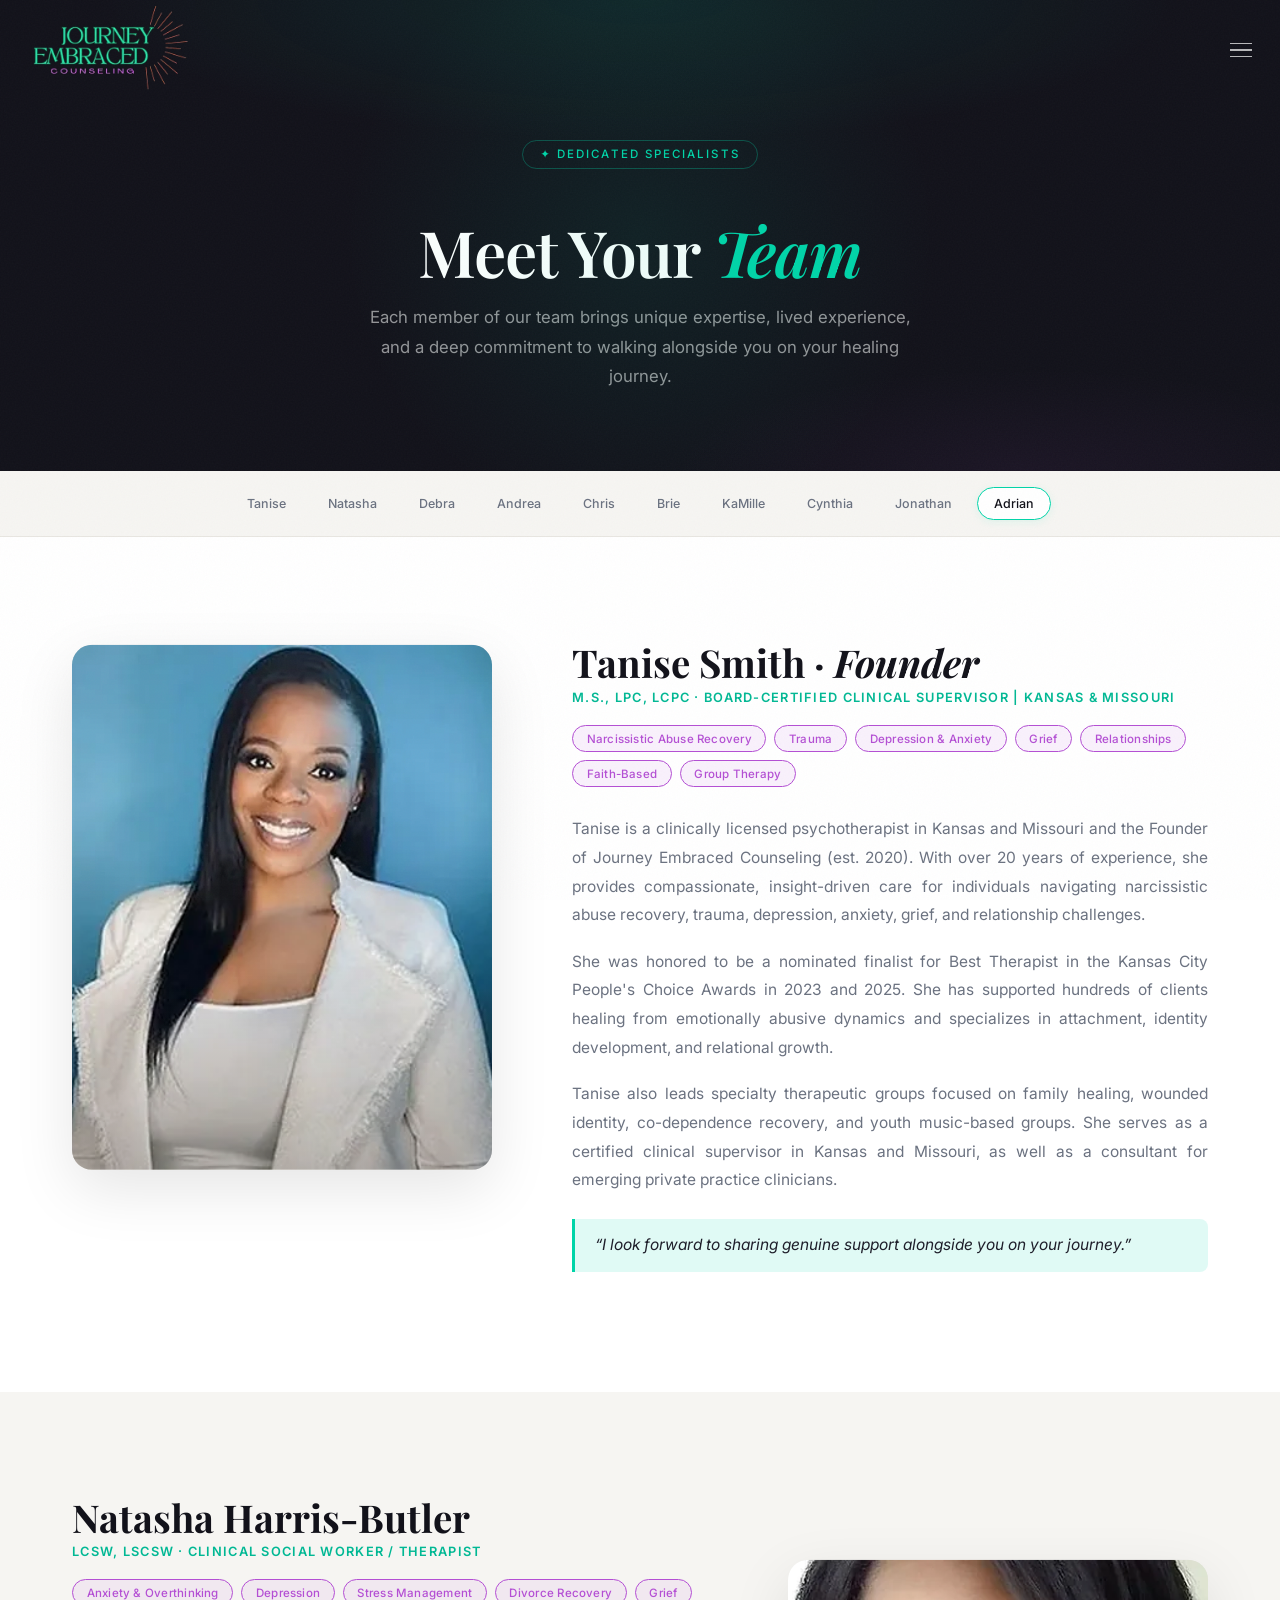
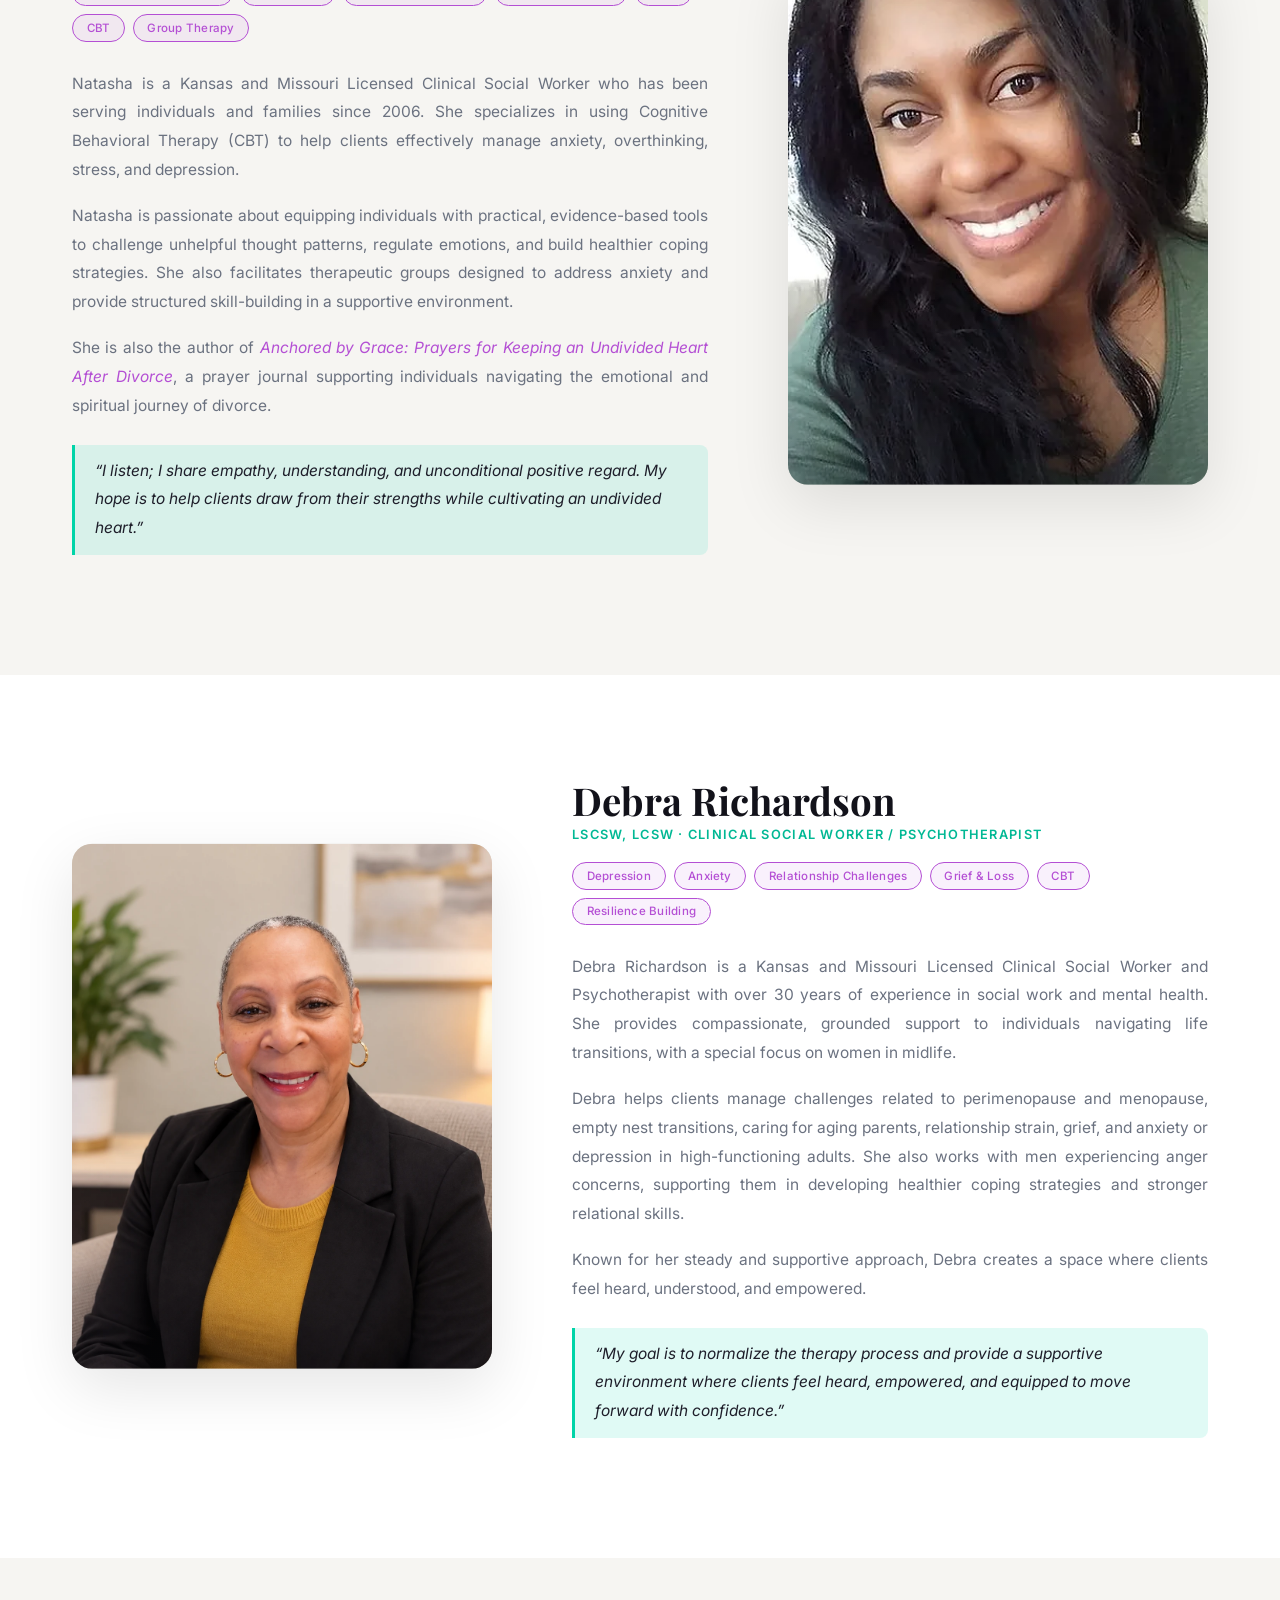
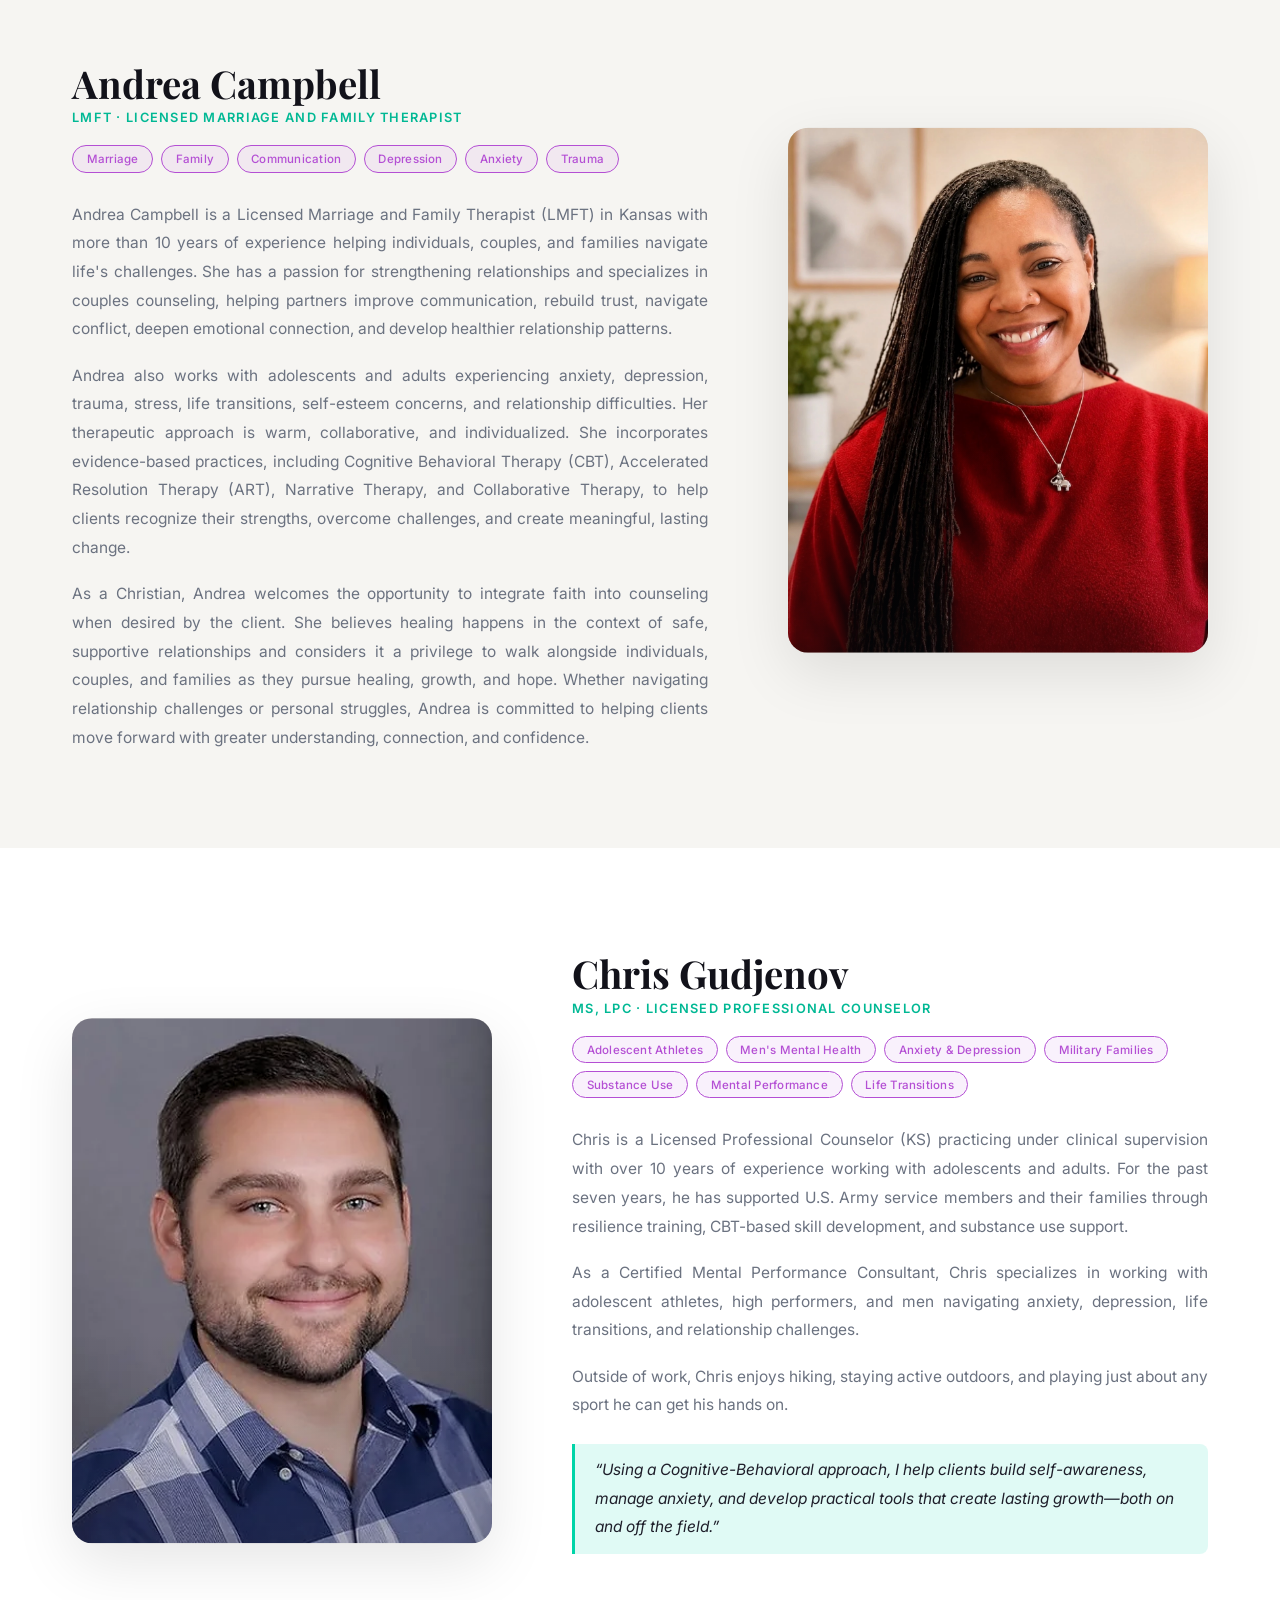
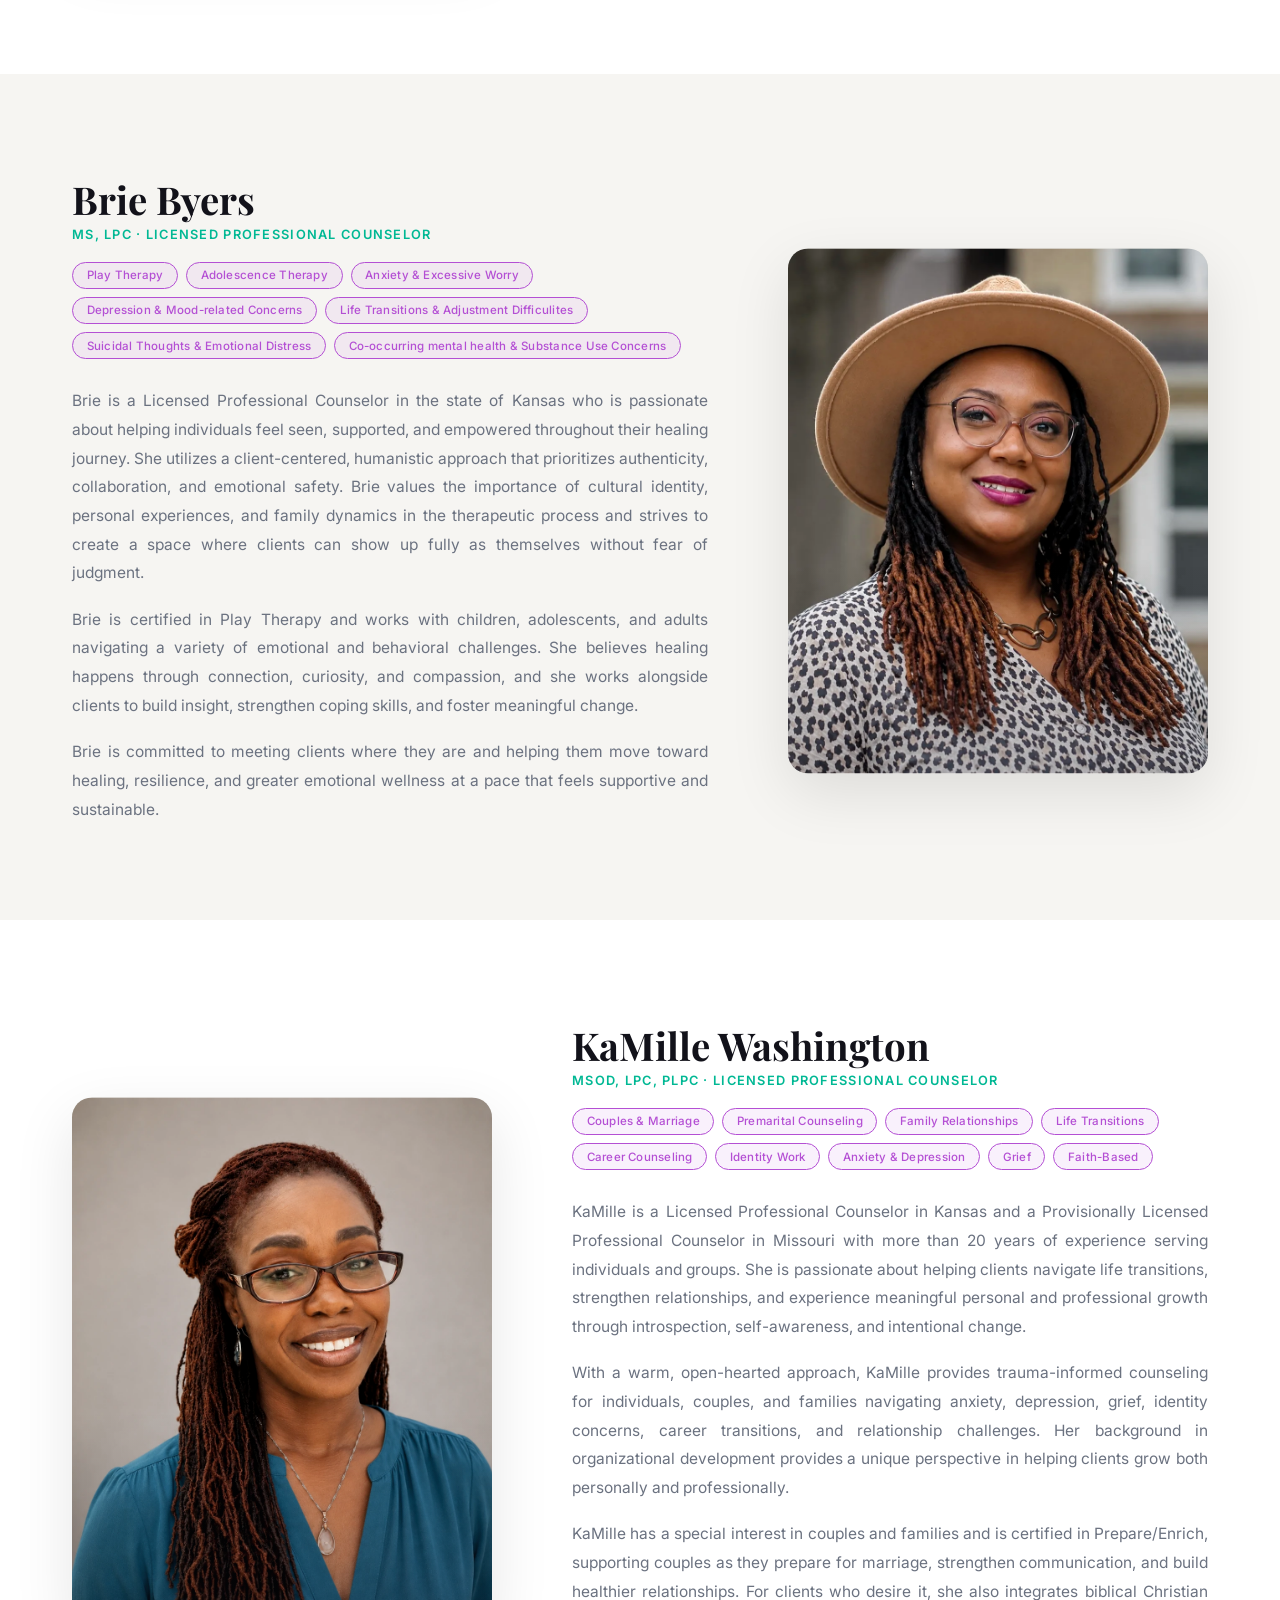
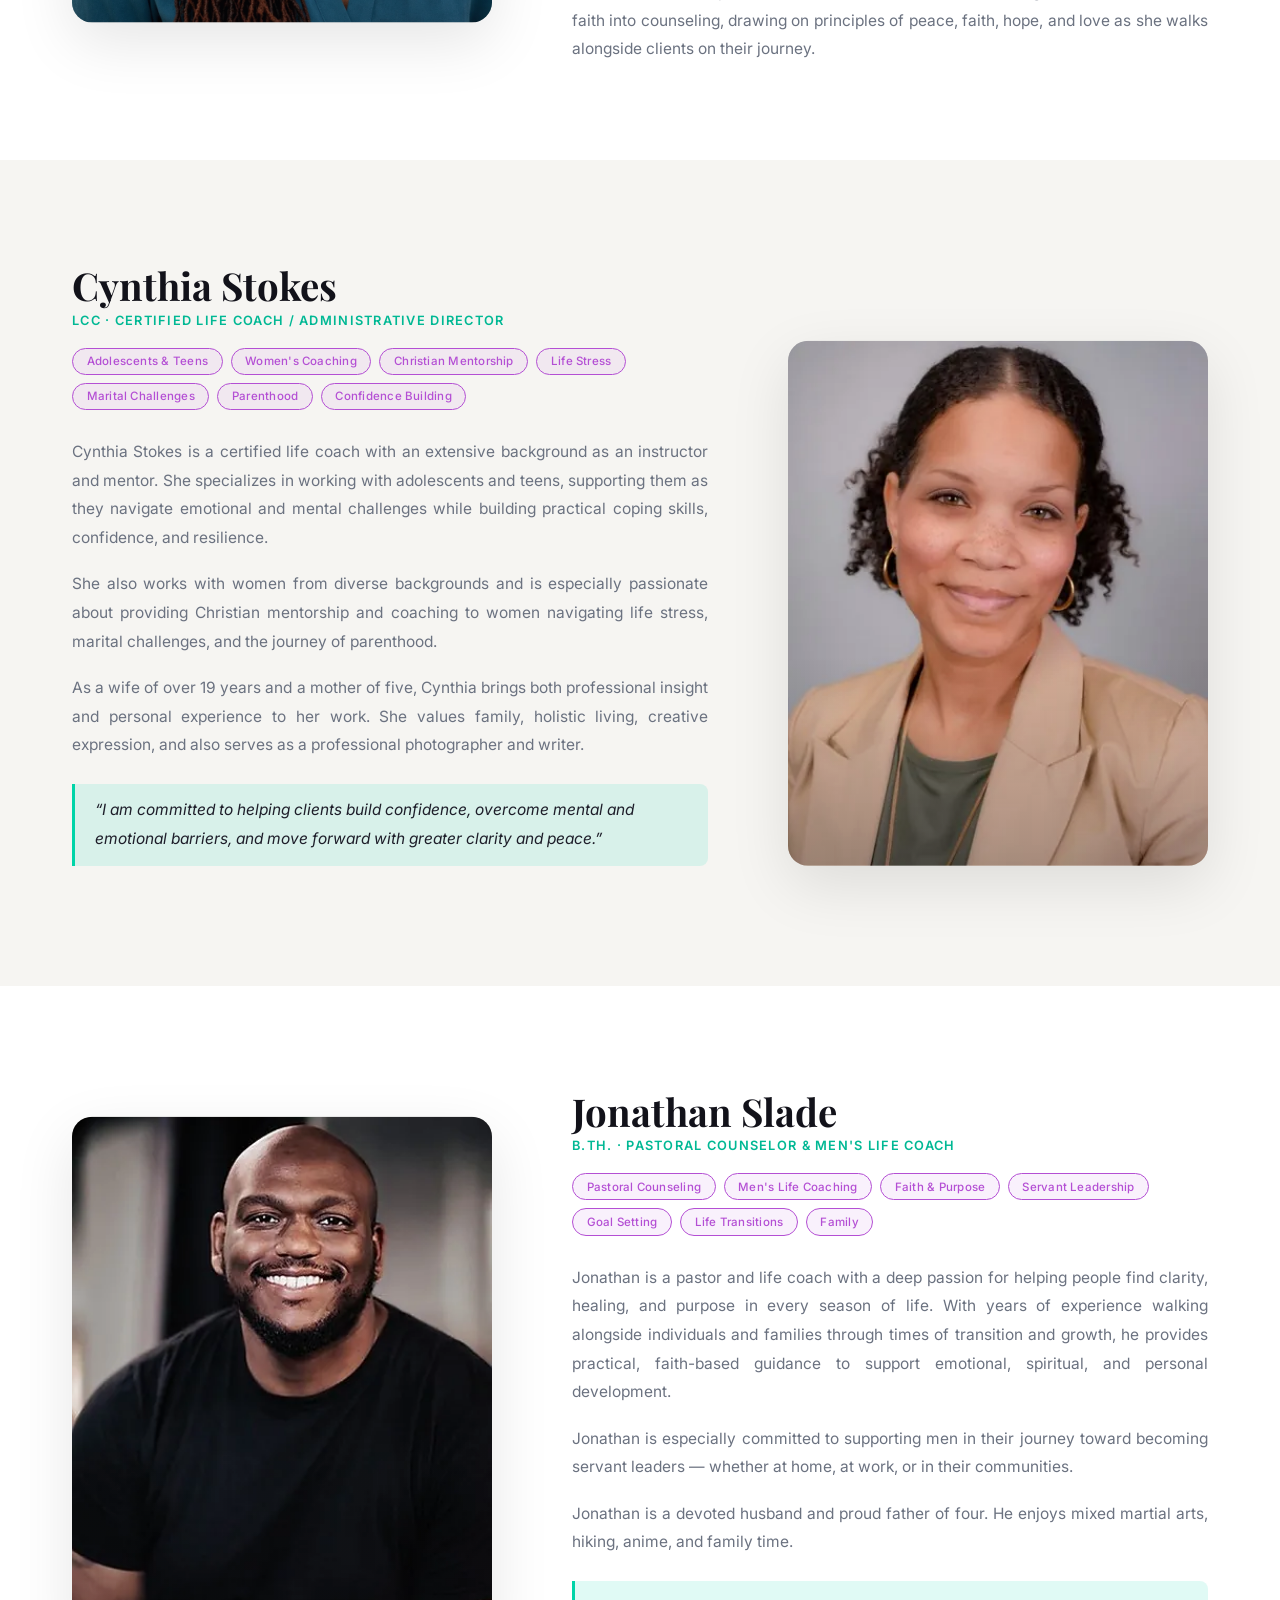
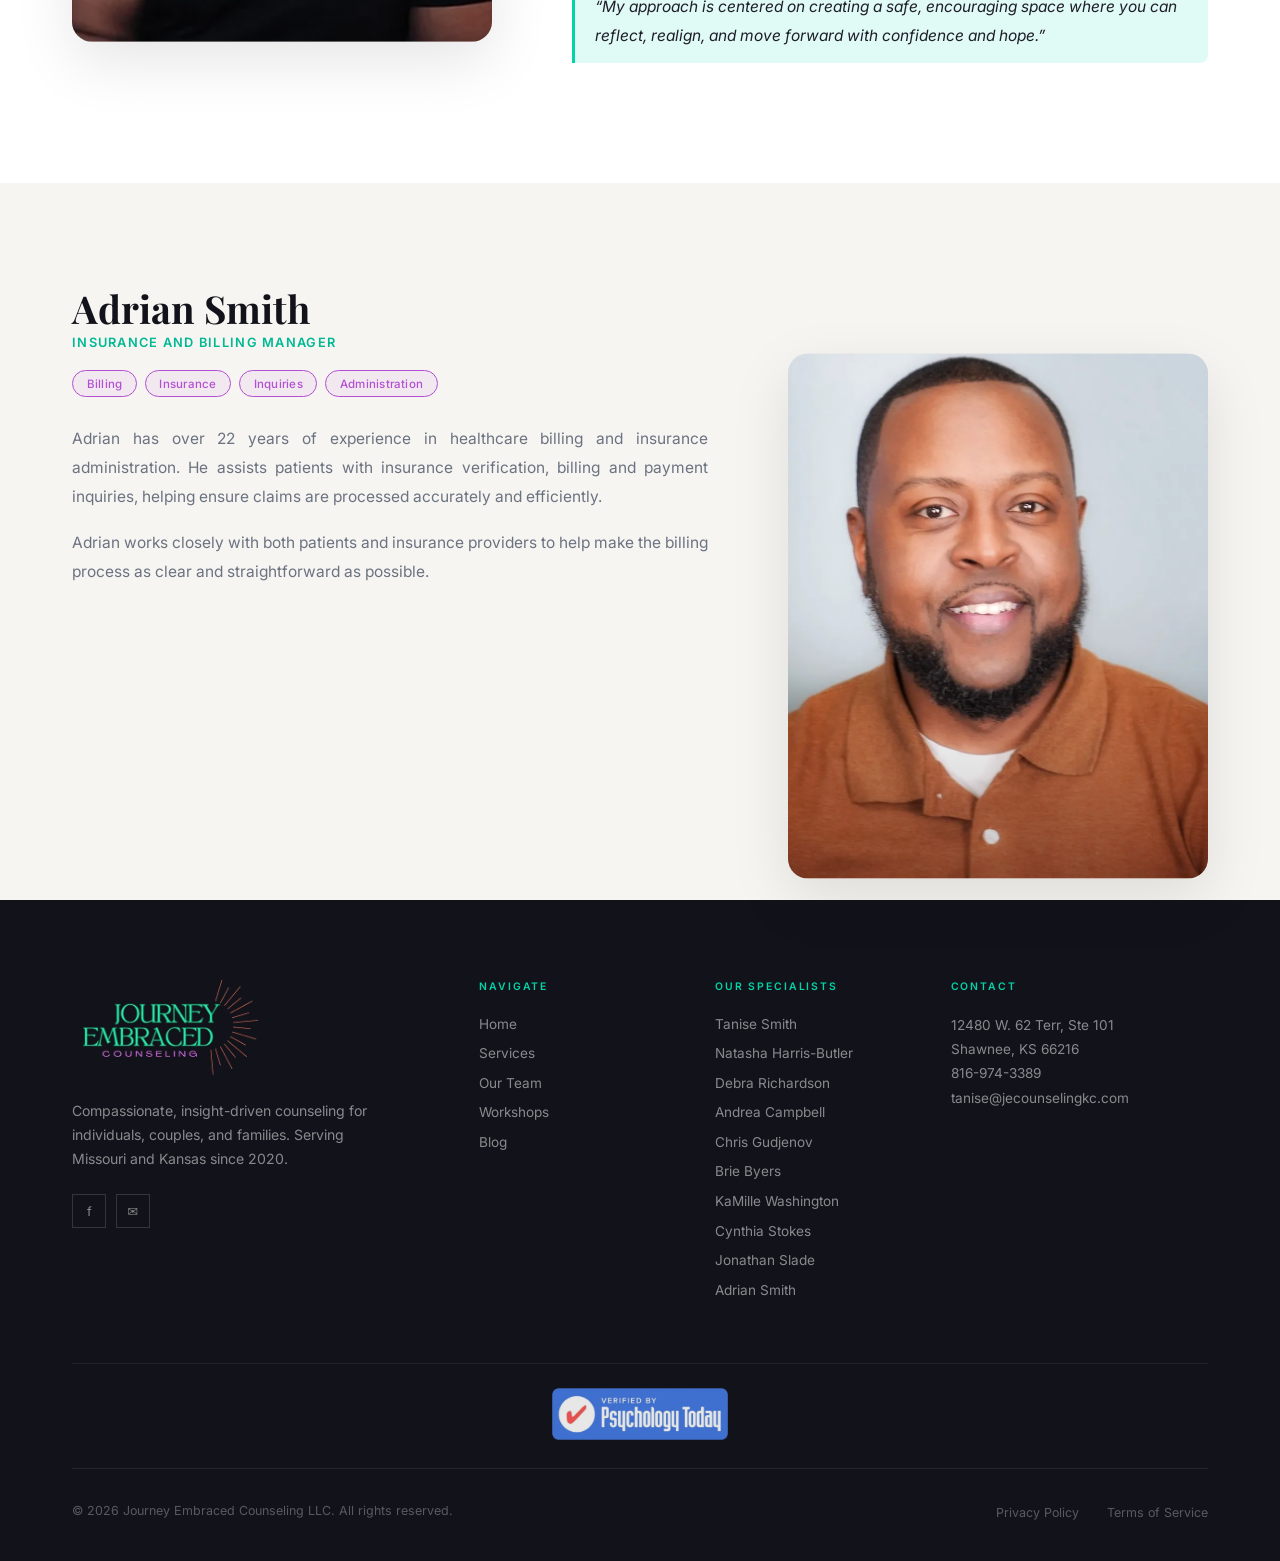
<file: team.html>
<!DOCTYPE html>
<html lang="en">

<head>
    <meta charset="UTF-8" />
    <meta name="viewport" content="width=device-width, initial-scale=1.0" />
    <link rel="icon" type="image/webp" href="images/logo.webp" />
    <link rel="icon" type="image/png" sizes="32x32" href="images/favicon-32x32.png" />
    <link rel="icon" type="image/png" sizes="16x16" href="images/favicon-16x16.png" />
    <link rel="apple-touch-icon" href="images/apple-touch-icon.png" />
    <meta name="description"
        content="Meet the team at Journey Embraced Counseling LLC — licensed therapists, life coaches, and support staff serving Missouri and Kansas." />
    <title>Our Team | Journey Embraced Counseling LLC</title>
    <meta property="og:type" content="website" />
    <meta property="og:url" content="https://jecounselingkc.com/team.html" />
    <meta property="og:title" content="Our Team | Journey Embraced Counseling LLC" />
    <meta property="og:description"
        content="Meet the team at Journey Embraced Counseling LLC — licensed therapists, life coaches, and support staff serving Missouri and Kansas." />
    <meta property="og:image" content="https://jecounselingkc.com/images/og-share.png" />
    <meta property="og:image:width" content="1200" />
    <meta property="og:image:height" content="630" />
    <meta name="twitter:card" content="summary_large_image" />
    <meta name="twitter:title" content="Our Team | Journey Embraced Counseling LLC" />
    <meta name="twitter:description"
        content="Meet the team at Journey Embraced Counseling LLC — licensed therapists, life coaches, and support staff serving Missouri and Kansas." />
    <meta name="twitter:image" content="https://jecounselingkc.com/images/og-share.png" />
    <link rel="preconnect" href="https://fonts.googleapis.com" />
    <link rel="preconnect" href="https://fonts.gstatic.com" crossorigin />
    <link
        href="https://fonts.googleapis.com/css2?family=Playfair+Display:ital,wght@0,400;0,600;0,700;1,400;1,600&family=Inter:wght@300;400;500;600;700&display=swap"
        rel="stylesheet" />
    <link rel="stylesheet" href="css/styles.css" />
    <link rel="stylesheet" href="css/team.css" />
</head>

<body>
    <div id="scrollProgress"></div>
    <!-- ══ NAVIGATION ══ -->
    <nav id="mainNav">
        <a href="index.html" class="nav-logo">
            <img src="images/logo.webp" alt="Journey Embraced Counseling" />
        </a>

        <div class="nav-center">
            <div class="nav-item">
                <a href="index.html" class="nav-link">Home</a>
            </div>
            <div class="nav-item">
                <a href="index.html#services" class="nav-link">Services</a>
            </div>
            <div class="nav-item">
                <a href="team.html" class="nav-link">Our Team</a>
            </div>
            <div class="nav-item">
                <a href="workshops.html" class="nav-link">Workshops</a>
            </div>
            <div class="nav-item">
                <a href="blog.html" class="nav-link">Blog</a>
            </div>
            <div class="nav-item">
                <a href="shop.html" class="nav-link">Shop</a>
            </div>
            <div class="nav-item" style="position: relative">
                <button class="nav-link" id="contactDropBtn" aria-expanded="false">
                    Contact Us
                    <svg viewBox="0 0 10 6" aria-hidden="true">
                        <path d="M0 0l5 6 5-6z" />
                    </svg>
                </button>
                <div class="contact-drop" id="contactDrop">
                    <div class="contact-drop-row contact-drop-row--email">
                        <span class="contact-drop-icon">📧</span>
                        <a href="mailto:tanise@jecounselingkc.com">cstokes&#64;jecounselingkc.com</a>
                    </div>
                    <div class="contact-drop-row contact-drop-row--phone">
                        <span class="contact-drop-icon">📞</span>
                        <a href="tel:8169743389">816-974-3389</a>
                    </div>
                </div>
            </div>
            <!-- == Stripe Donate Link == -->
            <div class="nav-item utility-sep">
                <a href="https://donate.stripe.com/bJe28tgr56711Aj9oM2kw00" class="nav-link-utility">Donate</a>
            </div>
        </div>

        <div class="nav-right">
            <a href="#" class="btn-nav-cta" id="bookNavBtn">Book a Session</a>
            <button class="mob-toggle" id="mobToggle" aria-label="Open menu" aria-expanded="false">
                <span></span><span></span><span></span>
            </button>
        </div>
    </nav>

    <!-- ══ MOBILE MENU ══ -->
    <div class="mob-menu" id="mobMenu" role="dialog" aria-label="Mobile navigation">
        <button class="mob-close" id="mobClose" aria-label="Close menu">
            ✕
        </button>
        <a href="index.html">Home</a>
        <a href="index.html#services">Services</a>
        <a href="team.html">Our Team</a>
        <a href="workshops.html">Workshops</a>
        <a href="blog.html">Blog</a>
        <a href="shop.html">Shop</a>
        <a href="https://donate.stripe.com/bJe28tgr56711Aj9oM2kw00" class="mobile-donate-link">Donate</a>
        <a href="#" id="mobBook" class="mob-book-link">Book a Session</a>
    </div>

    <!-- ══ HERO ══ -->
    <section class="team-hero">
        <div class="hero-tag">✦ Dedicated Specialists</div>
        <h1>Meet Your <em>Team</em></h1>
        <p>
            Each member of our team brings unique expertise, lived
            experience, and a deep commitment to walking alongside you on
            your healing journey.
        </p>
    </section>

    <!-- ══ STICKY TEAM QUICK-NAV ══ -->
    <div class="team-nav">
        <div class="team-nav-inner">
        <a href="#tanise" class="active">Tanise</a>
        <a href="#natasha">Natasha</a>
        <a href="#debra">Debra</a>
        <a href="#andrea">Andrea</a>
        <a href="#chris">Chris</a>
        <a href="#brie">Brie</a>
        <a href="#kamille">KaMille</a>
        <a href="#cynthia">Cynthia</a>
        <a href="#jonathan">Jonathan</a>
        <a href="#adrian">Adrian</a>

        </div>
    </div>

    <section class="bio-section" id="tanise">
        <div class="container">
            <div class="bio-grid reveal">
                <div class="bio-visual">
                    <div class="bio-photo-wrap">
                        <img loading="lazy" src="images/profile/tanise.webp" alt="Tanise Smith, M.S., LPC, LCPC" />
                    </div>
                    <!-- -- <span class="bio-badge">Founder</span> -->
                </div>
                <div class="bio-content">
                    <h2 class="bio-name">Tanise Smith &middot; <em>Founder</em></h2>
                    <div class="bio-cred">M.S., LPC, LCPC &middot; Board-Certified Clinical Supervisor | Kansas &amp; Missouri</div>
                    <div class="bio-tags">
                    <span class="bio-tag">Narcissistic Abuse Recovery</span>
                    <span class="bio-tag">Trauma</span>
                    <span class="bio-tag">Depression &amp; Anxiety</span>
                    <span class="bio-tag">Grief</span>
                    <span class="bio-tag">Relationships</span>
                    <span class="bio-tag">Faith-Based</span>
                    <span class="bio-tag">Group Therapy</span>
                    </div>
                    <div class="bio-body">
                    <p>Tanise is a clinically licensed psychotherapist in Kansas and Missouri and the Founder of Journey Embraced Counseling (est. 2020). With over 20 years of experience, she provides compassionate, insight-driven care for individuals navigating narcissistic abuse recovery, trauma, depression, anxiety, grief, and relationship challenges.</p>
                    <p>She was honored to be a nominated finalist for Best Therapist in the Kansas City People's Choice Awards in 2023 and 2025. She has supported hundreds of clients healing from emotionally abusive dynamics and specializes in attachment, identity development, and relational growth.</p>
                    <p>Tanise also leads specialty therapeutic groups focused on family healing, wounded identity, co-dependence recovery, and youth music-based groups. She serves as a certified clinical supervisor in Kansas and Missouri, as well as a consultant for emerging private practice clinicians.</p>
                    <blockquote><p>“I look forward to sharing genuine support alongside you on your journey.”</p></blockquote>
                    </div>
                </div>
            </div>
        </div>
    </section>

    <section class="bio-section" id="natasha">
        <div class="container">
            <div class="bio-grid reverse reveal">
                <div class="bio-visual">
                    <div class="bio-photo-wrap">
                        <img loading="lazy" src="images/profile/natasha.webp" alt="Natasha Harris-Butler, LCSW LSCSW" />
                    </div>
                </div>
                <div class="bio-content">
                    <h2 class="bio-name">Natasha Harris-Butler</h2>
                    <div class="bio-cred">LCSW, LSCSW &middot; Clinical Social Worker / Therapist</div>
                    <div class="bio-tags">
                    <span class="bio-tag">Anxiety &amp; Overthinking</span>
                    <span class="bio-tag">Depression</span>
                    <span class="bio-tag">Stress Management</span>
                    <span class="bio-tag">Divorce Recovery</span>
                    <span class="bio-tag">Grief</span>
                    <span class="bio-tag">CBT</span>
                    <span class="bio-tag">Group Therapy</span>
                    </div>
                    <div class="bio-body">
                    <p>Natasha is a Kansas and Missouri Licensed Clinical Social Worker who has been serving individuals and families since 2006. She specializes in using Cognitive Behavioral Therapy (CBT) to help clients effectively manage anxiety, overthinking, stress, and depression.</p>
                    <p>Natasha is passionate about equipping individuals with practical, evidence-based tools to challenge unhelpful thought patterns, regulate emotions, and build healthier coping strategies. She also facilitates therapeutic groups designed to address anxiety and provide structured skill-building in a supportive environment.</p>
                    <p>She is also the author of <em>Anchored by Grace: Prayers for Keeping an Undivided Heart After Divorce</em>, a prayer journal supporting individuals navigating the emotional and spiritual journey of divorce.</p>
                    <blockquote><p>“I listen; I share empathy, understanding, and unconditional positive regard. My hope is to help clients draw from their strengths while cultivating an undivided heart.”</p></blockquote>
                    </div>
                </div>
            </div>
        </div>
    </section>

    <section class="bio-section" id="debra">
        <div class="container">
            <div class="bio-grid reveal">
                <div class="bio-visual">
                    <div class="bio-photo-wrap">
                        <img loading="lazy" src="images/profile/debra.webp" alt="Debra Richardson, LSCSW LCSW" />
                    </div>
                </div>
                <div class="bio-content">
                    <h2 class="bio-name">Debra Richardson</h2>
                    <div class="bio-cred">LSCSW, LCSW &middot; Clinical Social Worker / Psychotherapist</div>
                    <div class="bio-tags">
                    <span class="bio-tag">Depression</span>
                    <span class="bio-tag">Anxiety</span>
                    <span class="bio-tag">Relationship Challenges</span>
                    <span class="bio-tag">Grief &amp; Loss</span>
                    <span class="bio-tag">CBT</span>
                    <span class="bio-tag">Resilience Building</span>
                    </div>
                    <div class="bio-body">
                    <p>Debra Richardson is a Kansas and Missouri Licensed Clinical Social Worker and Psychotherapist with over 30 years of experience in social work and mental health. She provides compassionate, grounded support to individuals navigating life transitions, with a special focus on women in midlife.</p>
                    <p>Debra helps clients manage challenges related to perimenopause and menopause, empty nest transitions, caring for aging parents, relationship strain, grief, and anxiety or depression in high-functioning adults. She also works with men experiencing anger concerns, supporting them in developing healthier coping strategies and stronger relational skills.</p>
                    <p>Known for her steady and supportive approach, Debra creates a space where clients feel heard, understood, and empowered.</p>
                    <blockquote><p>“My goal is to normalize the therapy process and provide a supportive environment where clients feel heard, empowered, and equipped to move forward with confidence.”</p></blockquote>
                    </div>
                </div>
            </div>
        </div>
    </section>

    <section class="bio-section" id="andrea">
        <div class="container">
            <div class="bio-grid reverse reveal">
                <div class="bio-visual">
                    <div class="bio-photo-wrap">
                        <img loading="lazy" src="images/profile/andrea.webp" alt="Andrea Campbell, LMFT" />
                    </div>
                </div>
                <div class="bio-content">
                    <h2 class="bio-name">Andrea Campbell</h2>
                    <div class="bio-cred">LMFT &middot; Licensed Marriage and Family Therapist</div>
                    <div class="bio-tags">
                    <span class="bio-tag">Marriage</span>
                    <span class="bio-tag">Family</span>
                    <span class="bio-tag">Communication</span>
                    <span class="bio-tag">Depression</span>
                    <span class="bio-tag">Anxiety</span>
                    <span class="bio-tag">Trauma</span>
                    </div>
                    <div class="bio-body">
                    <p>Andrea Campbell is a Licensed Marriage and Family Therapist (LMFT) in Kansas with more than 10 years of experience helping individuals, couples, and families navigate life's challenges. She has a passion for strengthening relationships and specializes in couples counseling, helping partners improve communication, rebuild trust, navigate conflict, deepen emotional connection, and develop healthier relationship patterns.</p>
                    <p>Andrea also works with adolescents and adults experiencing anxiety, depression, trauma, stress, life transitions, self-esteem concerns, and relationship difficulties. Her therapeutic approach is warm, collaborative, and individualized. She incorporates evidence-based practices, including Cognitive Behavioral Therapy (CBT), Accelerated Resolution Therapy (ART), Narrative Therapy, and Collaborative Therapy, to help clients recognize their strengths, overcome challenges, and create meaningful, lasting change.</p>
                    <p>As a Christian, Andrea welcomes the opportunity to integrate faith into counseling when desired by the client. She believes healing happens in the context of safe, supportive relationships and considers it a privilege to walk alongside individuals, couples, and families as they pursue healing, growth, and hope. Whether navigating relationship challenges or personal struggles, Andrea is committed to helping clients move forward with greater understanding, connection, and confidence.</p>
                    </div>
                </div>
            </div>
        </div>
    </section>

    <section class="bio-section" id="chris">
        <div class="container">
            <div class="bio-grid reveal">
                <div class="bio-visual">
                    <div class="bio-photo-wrap">
                        <img loading="lazy" src="images/profile/chris.webp" alt="Chris Gudjenov, LPC" />
                    </div>
                </div>
                <div class="bio-content">
                    <h2 class="bio-name">Chris Gudjenov</h2>
                    <div class="bio-cred">MS, LPC &middot; Licensed Professional Counselor</div>
                    <div class="bio-tags">
                    <span class="bio-tag">Adolescent Athletes</span>
                    <span class="bio-tag">Men's Mental Health</span>
                    <span class="bio-tag">Anxiety &amp; Depression</span>
                    <span class="bio-tag">Military Families</span>
                    <span class="bio-tag">Substance Use</span>
                    <span class="bio-tag">Mental Performance</span>
                    <span class="bio-tag">Life Transitions</span>
                    </div>
                    <div class="bio-body">
                    <p>Chris is a Licensed Professional Counselor (KS) practicing under clinical supervision with over 10 years of experience working with adolescents and adults. For the past seven years, he has supported U.S. Army service members and their families through resilience training, CBT-based skill development, and substance use support.</p>
                    <p>As a Certified Mental Performance Consultant, Chris specializes in working with adolescent athletes, high performers, and men navigating anxiety, depression, life transitions, and relationship challenges.</p>
                    <p>Outside of work, Chris enjoys hiking, staying active outdoors, and playing just about any sport he can get his hands on.</p>
                    <blockquote><p>“Using a Cognitive-Behavioral approach, I help clients build self-awareness, manage anxiety, and develop practical tools that create lasting growth—both on and off the field.”</p></blockquote>
                    </div>
                </div>
            </div>
        </div>
    </section>

    <section class="bio-section" id="brie">
        <div class="container">
            <div class="bio-grid reverse reveal">
                <div class="bio-visual">
                    <div class="bio-photo-wrap">
                        <img loading="lazy" src="images/profile/brie.webp" alt="Brie Byers, MS LPC" />
                    </div>
                </div>
                <div class="bio-content">
                    <h2 class="bio-name">Brie Byers</h2>
                    <div class="bio-cred">MS, LPC &middot; Licensed Professional Counselor</div>
                    <div class="bio-tags">
                    <span class="bio-tag">Play Therapy</span>
                    <span class="bio-tag">Adolescence Therapy</span>
                    <span class="bio-tag">Anxiety &amp; Excessive Worry</span>
                    <span class="bio-tag">Depression &amp; Mood-related Concerns</span>
                    <span class="bio-tag">Life Transitions &amp; Adjustment Difficulites</span>
                    <span class="bio-tag">Suicidal Thoughts &amp; Emotional Distress</span>
                    <span class="bio-tag">Co-occurring mental health &amp; Substance Use Concerns</span>
                    </div>
                    <div class="bio-body">
                    <p>Brie is a Licensed Professional Counselor in the state of Kansas who is passionate about helping individuals feel seen, supported, and empowered throughout their healing journey. She utilizes a client-centered, humanistic approach that prioritizes authenticity, collaboration, and emotional safety. Brie values the importance of cultural identity, personal experiences, and family dynamics in the therapeutic process and strives to create a space where clients can show up fully as themselves without fear of judgment.</p>
                    <p>Brie is certified in Play Therapy and works with children, adolescents, and adults navigating a variety of emotional and behavioral challenges. She believes healing happens through connection, curiosity, and compassion, and she works alongside clients to build insight, strengthen coping skills, and foster meaningful change.</p>
                    <p>Brie is committed to meeting clients where they are and helping them move toward healing, resilience, and greater emotional wellness at a pace that feels supportive and sustainable.</p>
                    </div>
                </div>
            </div>
        </div>
    </section>

    <section class="bio-section" id="kamille">
        <div class="container">
            <div class="bio-grid reveal">
                <div class="bio-visual">
                    <div class="bio-photo-wrap">
                        <img loading="lazy" src="images/profile/kamille.webp" alt="KaMille Washington, MSOD, LPC, PLPC" />
                    </div>
                </div>
                <div class="bio-content">
                    <h2 class="bio-name">KaMille Washington</h2>
                    <div class="bio-cred">MSOD, LPC, PLPC &middot; Licensed Professional Counselor</div>
                    <div class="bio-tags">
                    <span class="bio-tag">Couples &amp; Marriage</span>
                    <span class="bio-tag">Premarital Counseling</span>
                    <span class="bio-tag">Family Relationships</span>
                    <span class="bio-tag">Life Transitions</span>
                    <span class="bio-tag">Career Counseling</span>
                    <span class="bio-tag">Identity Work</span>
                    <span class="bio-tag">Anxiety &amp; Depression</span>
                    <span class="bio-tag">Grief</span>
                    <span class="bio-tag">Faith-Based</span>
                    </div>
                    <div class="bio-body">
                    <p>KaMille is a Licensed Professional Counselor in Kansas and a Provisionally Licensed Professional Counselor in Missouri with more than 20 years of experience serving individuals and groups. She is passionate about helping clients navigate life transitions, strengthen relationships, and experience meaningful personal and professional growth through introspection, self-awareness, and intentional change.</p>
                    <p>With a warm, open-hearted approach, KaMille provides trauma-informed counseling for individuals, couples, and families navigating anxiety, depression, grief, identity concerns, career transitions, and relationship challenges. Her background in organizational development provides a unique perspective in helping clients grow both personally and professionally.</p>
                    <p>KaMille has a special interest in couples and families and is certified in Prepare/Enrich, supporting couples as they prepare for marriage, strengthen communication, and build healthier relationships. For clients who desire it, she also integrates biblical Christian faith into counseling, drawing on principles of peace, faith, hope, and love as she walks alongside clients on their journey.</p>
                    </div>
                </div>
            </div>
        </div>
    </section>

    <section class="bio-section" id="cynthia">
        <div class="container">
            <div class="bio-grid reverse reveal">
                <div class="bio-visual">
                    <div class="bio-photo-wrap">
                        <img loading="lazy" src="images/profile/cynthia.webp" alt="Cynthia Stokes, LCC" />
                    </div>
                </div>
                <div class="bio-content">
                    <h2 class="bio-name">Cynthia Stokes</h2>
                    <div class="bio-cred">LCC &middot; Certified Life Coach / Administrative Director</div>
                    <div class="bio-tags">
                    <span class="bio-tag">Adolescents &amp; Teens</span>
                    <span class="bio-tag">Women's Coaching</span>
                    <span class="bio-tag">Christian Mentorship</span>
                    <span class="bio-tag">Life Stress</span>
                    <span class="bio-tag">Marital Challenges</span>
                    <span class="bio-tag">Parenthood</span>
                    <span class="bio-tag">Confidence Building</span>
                    </div>
                    <div class="bio-body">
                    <p>Cynthia Stokes is a certified life coach with an extensive background as an instructor and mentor. She specializes in working with adolescents and teens, supporting them as they navigate emotional and mental challenges while building practical coping skills, confidence, and resilience.</p>
                    <p>She also works with women from diverse backgrounds and is especially passionate about providing Christian mentorship and coaching to women navigating life stress, marital challenges, and the journey of parenthood.</p>
                    <p>As a wife of over 19 years and a mother of five, Cynthia brings both professional insight and personal experience to her work. She values family, holistic living, creative expression, and also serves as a professional photographer and writer.</p>
                    <blockquote><p>“I am committed to helping clients build confidence, overcome mental and emotional barriers, and move forward with greater clarity and peace.”</p></blockquote>
                    </div>
                </div>
            </div>
        </div>
    </section>

    <section class="bio-section" id="jonathan">
        <div class="container">
            <div class="bio-grid reveal">
                <div class="bio-visual">
                    <div class="bio-photo-wrap">
                        <img loading="lazy" src="images/profile/jonathan.webp" alt="Jonathan Slade, B.Th." />
                    </div>
                </div>
                <div class="bio-content">
                    <h2 class="bio-name">Jonathan Slade</h2>
                    <div class="bio-cred">B.Th. &middot; Pastoral Counselor &amp; Men's Life Coach</div>
                    <div class="bio-tags">
                    <span class="bio-tag">Pastoral Counseling</span>
                    <span class="bio-tag">Men's Life Coaching</span>
                    <span class="bio-tag">Faith &amp; Purpose</span>
                    <span class="bio-tag">Servant Leadership</span>
                    <span class="bio-tag">Goal Setting</span>
                    <span class="bio-tag">Life Transitions</span>
                    <span class="bio-tag">Family</span>
                    </div>
                    <div class="bio-body">
                    <p>Jonathan is a pastor and life coach with a deep passion for helping people find clarity, healing, and purpose in every season of life. With years of experience walking alongside individuals and families through times of transition and growth, he provides practical, faith-based guidance to support emotional, spiritual, and personal development.</p>
                    <p>Jonathan is especially committed to supporting men in their journey toward becoming servant leaders — whether at home, at work, or in their communities.</p>
                    <p>Jonathan is a devoted husband and proud father of four. He enjoys mixed martial arts, hiking, anime, and family time.</p>
                    <blockquote><p>“My approach is centered on creating a safe, encouraging space where you can reflect, realign, and move forward with confidence and hope.”</p></blockquote>
                    </div>
                </div>
            </div>
        </div>
    </section>

    <section class="bio-section" id="adrian">
        <div class="container">
            <div class="bio-grid reverse reveal">
                <div class="bio-visual">
                    <div class="bio-photo-wrap">
                        <img loading="lazy" src="images/profile/adrian.webp" alt="Adrian Smith" />
                    </div>
                </div>
                <div class="bio-content">
                    <h2 class="bio-name">Adrian Smith</h2>
                    <div class="bio-cred">Insurance and Billing Manager</div>
                    <div class="bio-tags">
                    <span class="bio-tag">Billing</span>
                    <span class="bio-tag">Insurance</span>
                    <span class="bio-tag">Inquiries</span>
                    <span class="bio-tag">Administration</span>
                    </div>
                    <div class="bio-body">
                    <p>Adrian has over 22 years of experience in healthcare billing and insurance administration. He assists patients with insurance verification, billing and payment inquiries, helping ensure claims are processed accurately and efficiently.</p>
                    <p>Adrian works closely with both patients and insurance providers to help make the billing process as clear and straightforward as possible.</p>
                    </div>
                </div>
            </div>
        </div>
    </section>

    <!-- ══ FOOTER ══ -->
    <footer>
        <div class="container">
        <div class="footer-top">
            <div class="footer-brand">
                <img class="footer-logo" src="images/logo.webp" alt="Journey Embraced Counseling" />
                <p class="footer-about">
                    Compassionate, insight-driven counseling for
                    individuals, couples, and families. Serving Missouri and
                    Kansas since 2020.
                </p>
                <div class="footer-social">
                    <a href="https://www.facebook.com/journeyembracedcounseling/" target="_blank" rel="noopener"
                        aria-label="Facebook">f</a>
                    <a href="mailto:tanise@jecounselingkc.com" aria-label="Email us">✉</a>
                </div>
            </div>
            <div class="footer-col">
                <h5>Navigate</h5>
                <ul>
                    <li><a href="index.html">Home</a></li>
                    <li><a href="index.html#services">Services</a></li>
                    <li><a href="team.html">Our Team</a></li>
                    <li><a href="workshops.html">Workshops</a></li>
                    <li><a href="blog.html">Blog</a></li>
                </ul>
            </div>
            <div class="footer-col">
                <h5>Our Specialists</h5>
                <ul>
                    <li><a href="#tanise">Tanise Smith</a></li>
                    <li><a href="#natasha">Natasha Harris-Butler</a></li>
                    <li><a href="#debra">Debra Richardson</a></li>
                    <li><a href="#andrea">Andrea Campbell</a></li>
                    <li><a href="#chris">Chris Gudjenov</a></li>
                    <li><a href="#brie">Brie Byers</a></li>
                    <li><a href="#kamille">KaMille Washington</a></li>
                    <li><a href="#cynthia">Cynthia Stokes</a></li>
                    <li><a href="#jonathan">Jonathan Slade</a></li>
                    <li><a href="#adrian">Adrian Smith</a></li>
                </ul>
            </div>
            <div class="footer-col footer-contact-info">
                <h5>Contact</h5>
                <p>12480 W. 62 Terr, Ste 101<br />Shawnee, KS 66216</p>
                <p><a href="tel:8169743389">816-974-3389</a></p>
                <p>
                    <a href="mailto:tanise@jecounselingkc.com">tanise&#64;jecounselingkc.com</a>
                </p>
            </div>
        </div>
        <div class="footer-pt-badge">
            <a href="https://www.psychologytoday.com/us/therapists/tanise-smith-shawnee-ks/755329" target="_blank"
                rel="noopener">
                <img loading="lazy" src="images/psychology_today.webp" alt="Verified by Psychology Today" height="52" />
            </a>
        </div>
        <div class="footer-bottom">
            <p>
                &copy; 2026 Journey Embraced Counseling LLC. All rights
                reserved.
            </p>
            <div>
                <a href="#">Privacy Policy</a>
                <a href="#">Terms of Service</a>
            </div>
        </div>
        </div>
    </footer>


    <!-- ══ BOOKING MODAL ══ -->
    <div class="modal-overlay" id="bookingModal" role="dialog" aria-modal="true" aria-labelledby="bookingModalTitle">
        <div class="modal">
            <button class="modal-x" aria-label="Close">✕</button>
            <div class="modal-h" id="bookingModalTitle">Book a Session</div>
            <div class="modal-sub">
                Fill out the form below and we'll be in touch to confirm
                your appointment.
            </div>
            <form name="booking" netlify netlify-honeypot="bot-field" id="bookingForm">
                <input type="hidden" name="form-name" value="booking" />
                <p style="display: none">
                    <label>Don't fill this out: <input name="bot-field" /></label>
                </p>
                <div class="fg">
                    <label>Your Name</label>
                    <div class="fg-row">
                        <input type="text" name="first-name" placeholder="First name" autocomplete="given-name"
                            required />
                        <input type="text" name="last-name" placeholder="Last name" autocomplete="family-name"
                            required />
                    </div>
                </div>
                <div class="fg">
                    <label>Email</label><input type="email" name="email" placeholder="your@email.com"
                        autocomplete="email" required />
                </div>
                <div class="fg">
                    <label>Phone</label><input type="tel" name="phone" placeholder="(816) 000-0000"
                        autocomplete="tel" />
                </div>
                <div class="fg">
                    <label>Service Type</label>
                    <select name="service">
                        <option value="">Select a service...</option>
                        <option>Individual Counseling</option>
                        <option>Couples Therapy</option>
                        <option>Adolescent Support</option>
                        <option>Faith-Based Counseling</option>
                        <option>Life Coaching</option>
                        <option>Narcissistic Abuse Recovery</option>
                        <option>Men's Mental Health</option>
                        <option>Group Therapy</option>
                    </select>
                </div>
                <div class="fg">
                    <label>Message (Optional)</label><textarea name="message"
                        placeholder="Brief description of what you'd like to work on..."></textarea>
                </div>
                <button type="submit" class="btn-modal">
                    Request Appointment
                </button>
            </form>
            <div id="bookingSuccess" class="modal-success" style="display: none">
                <div class="success-icon">✓</div>
                <p>
                    Thank you! Your request has been received. We'll be in
                    touch shortly.
                </p>
            </div>
        </div>
    </div>
    <script src="js/main.js"></script>
</body>

</html>
</file>
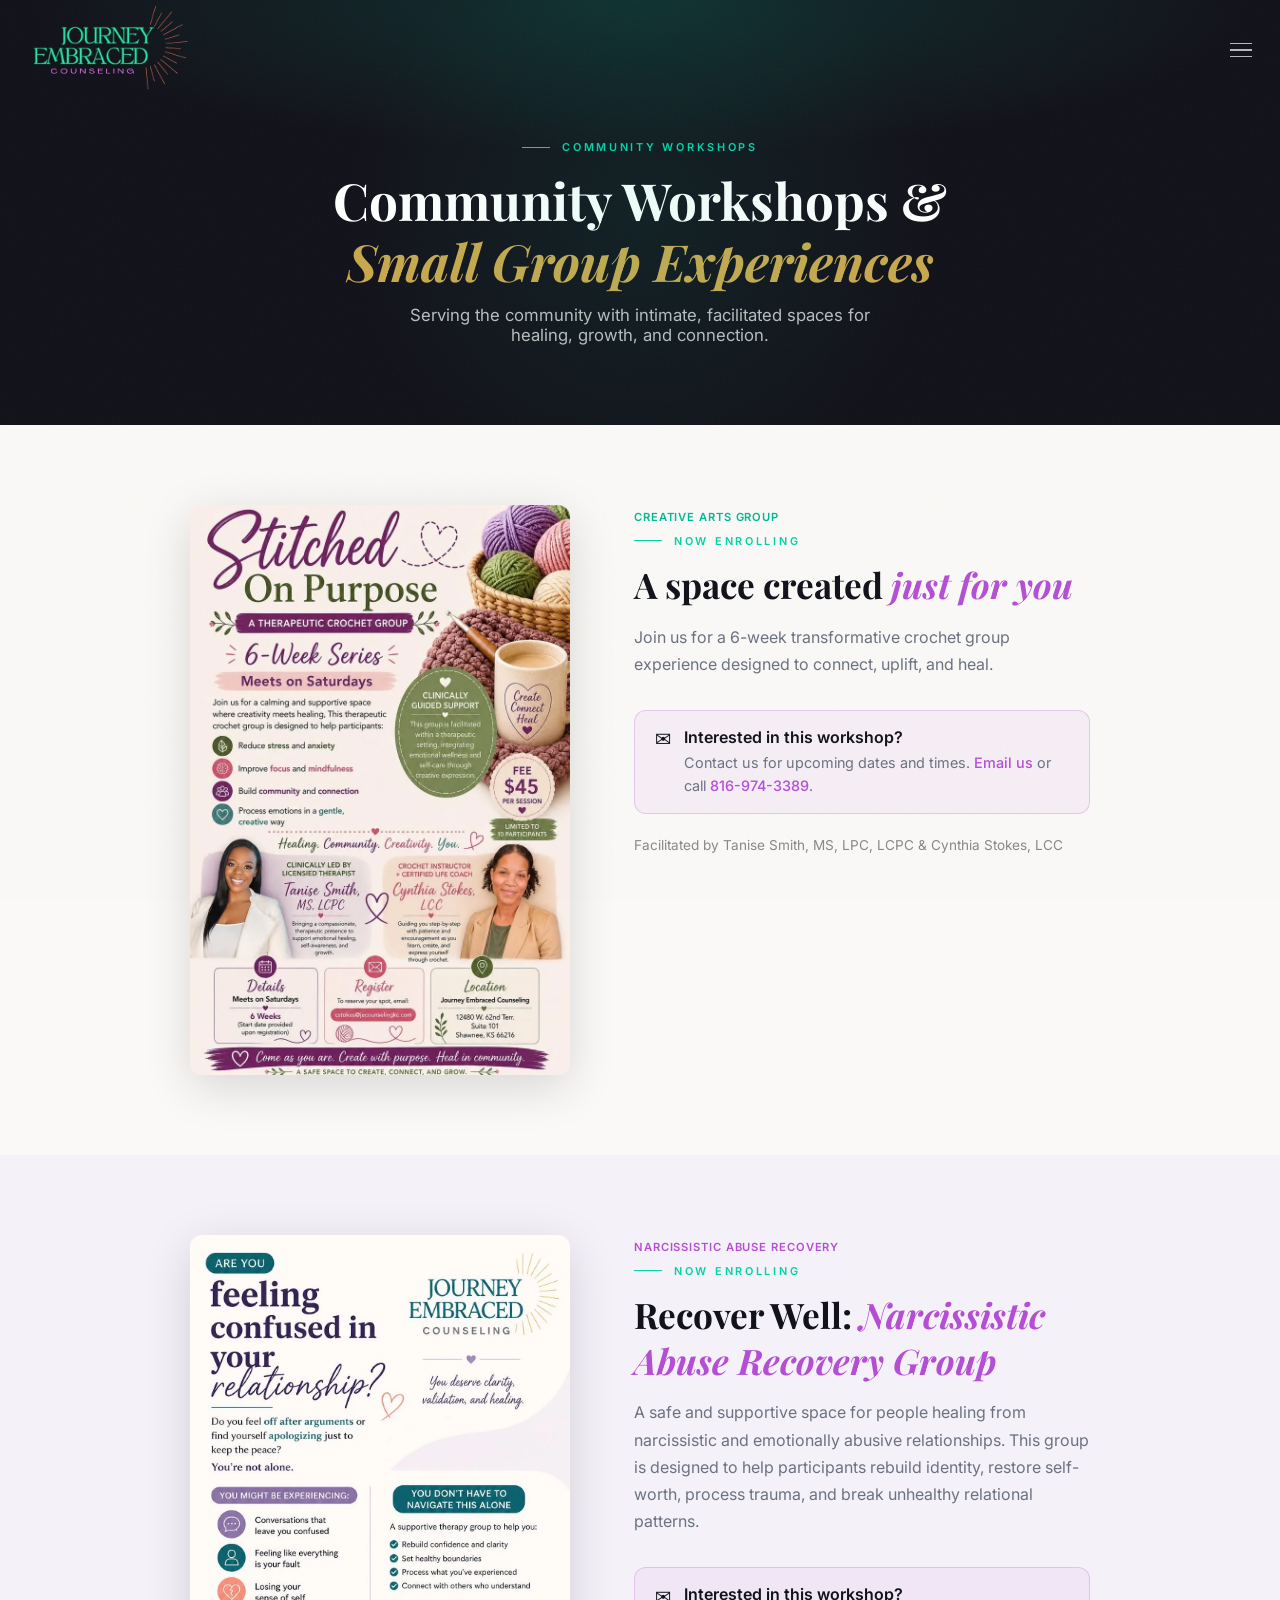
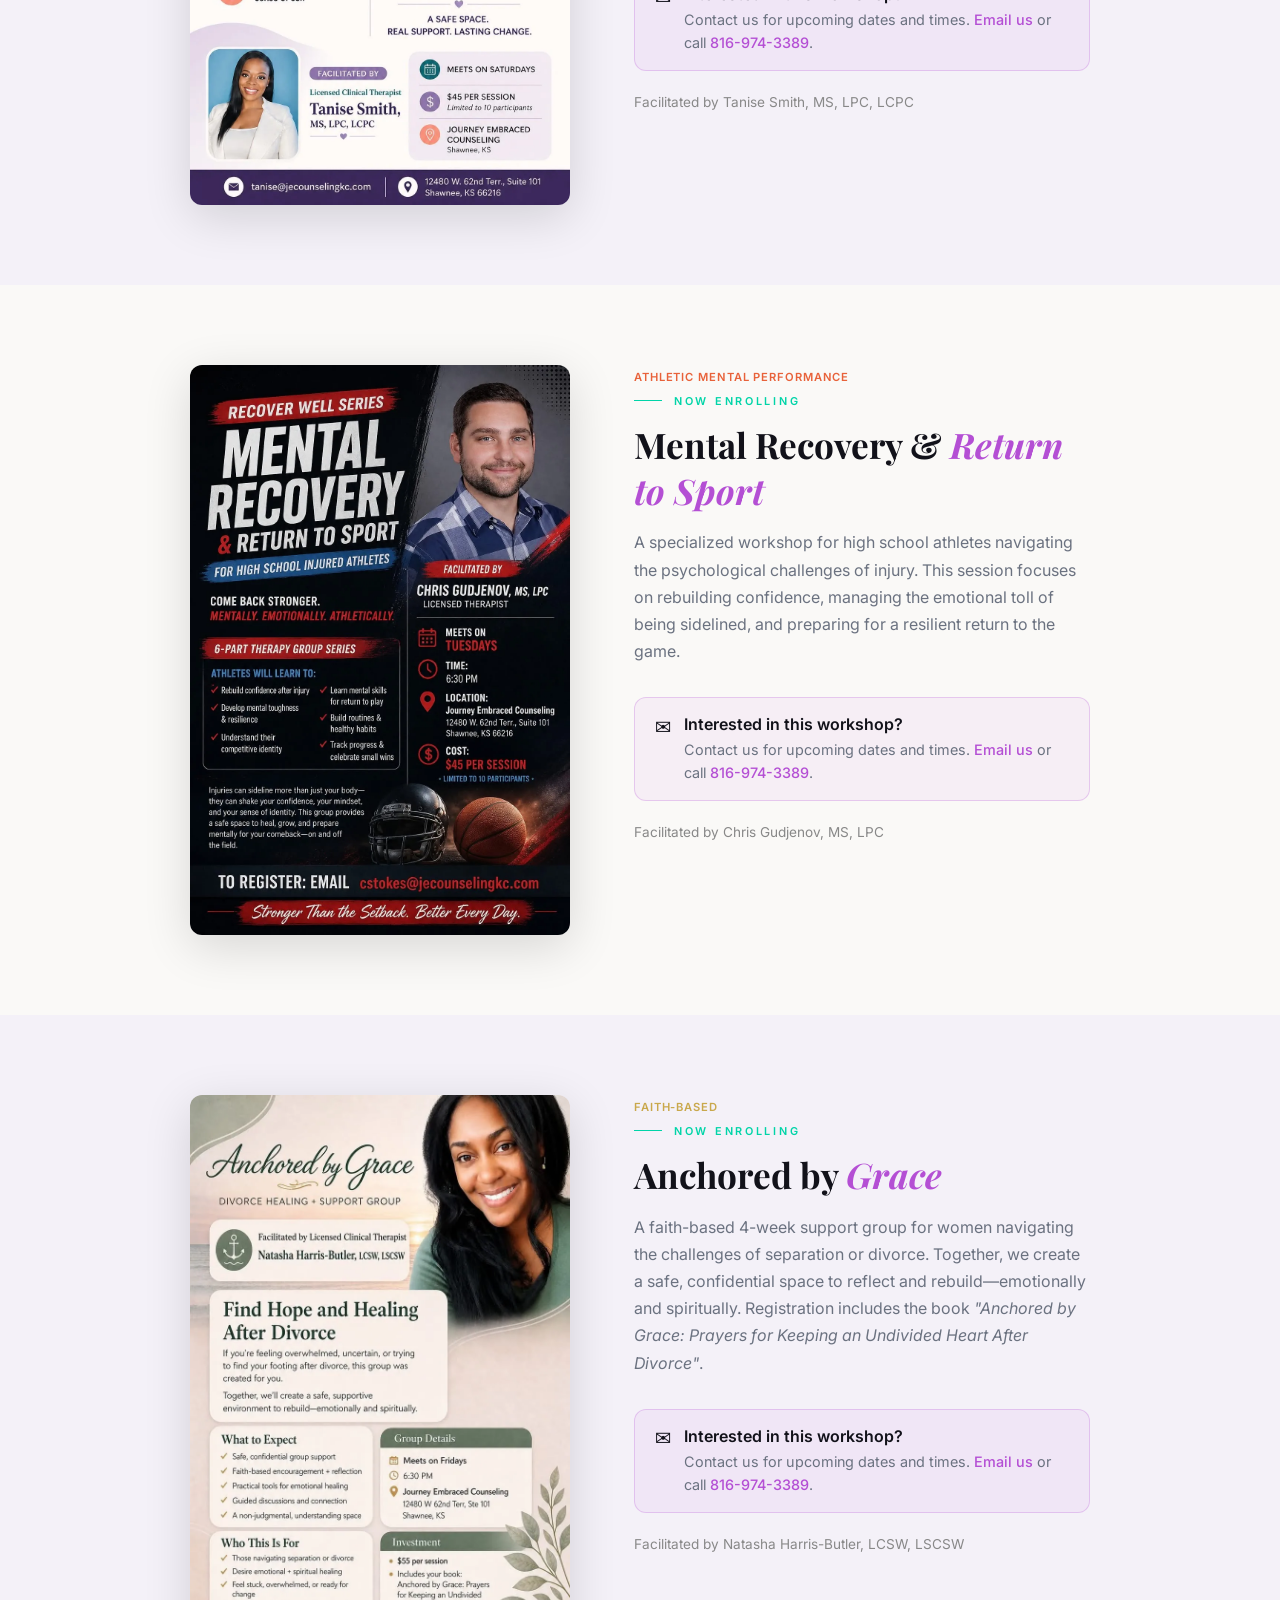
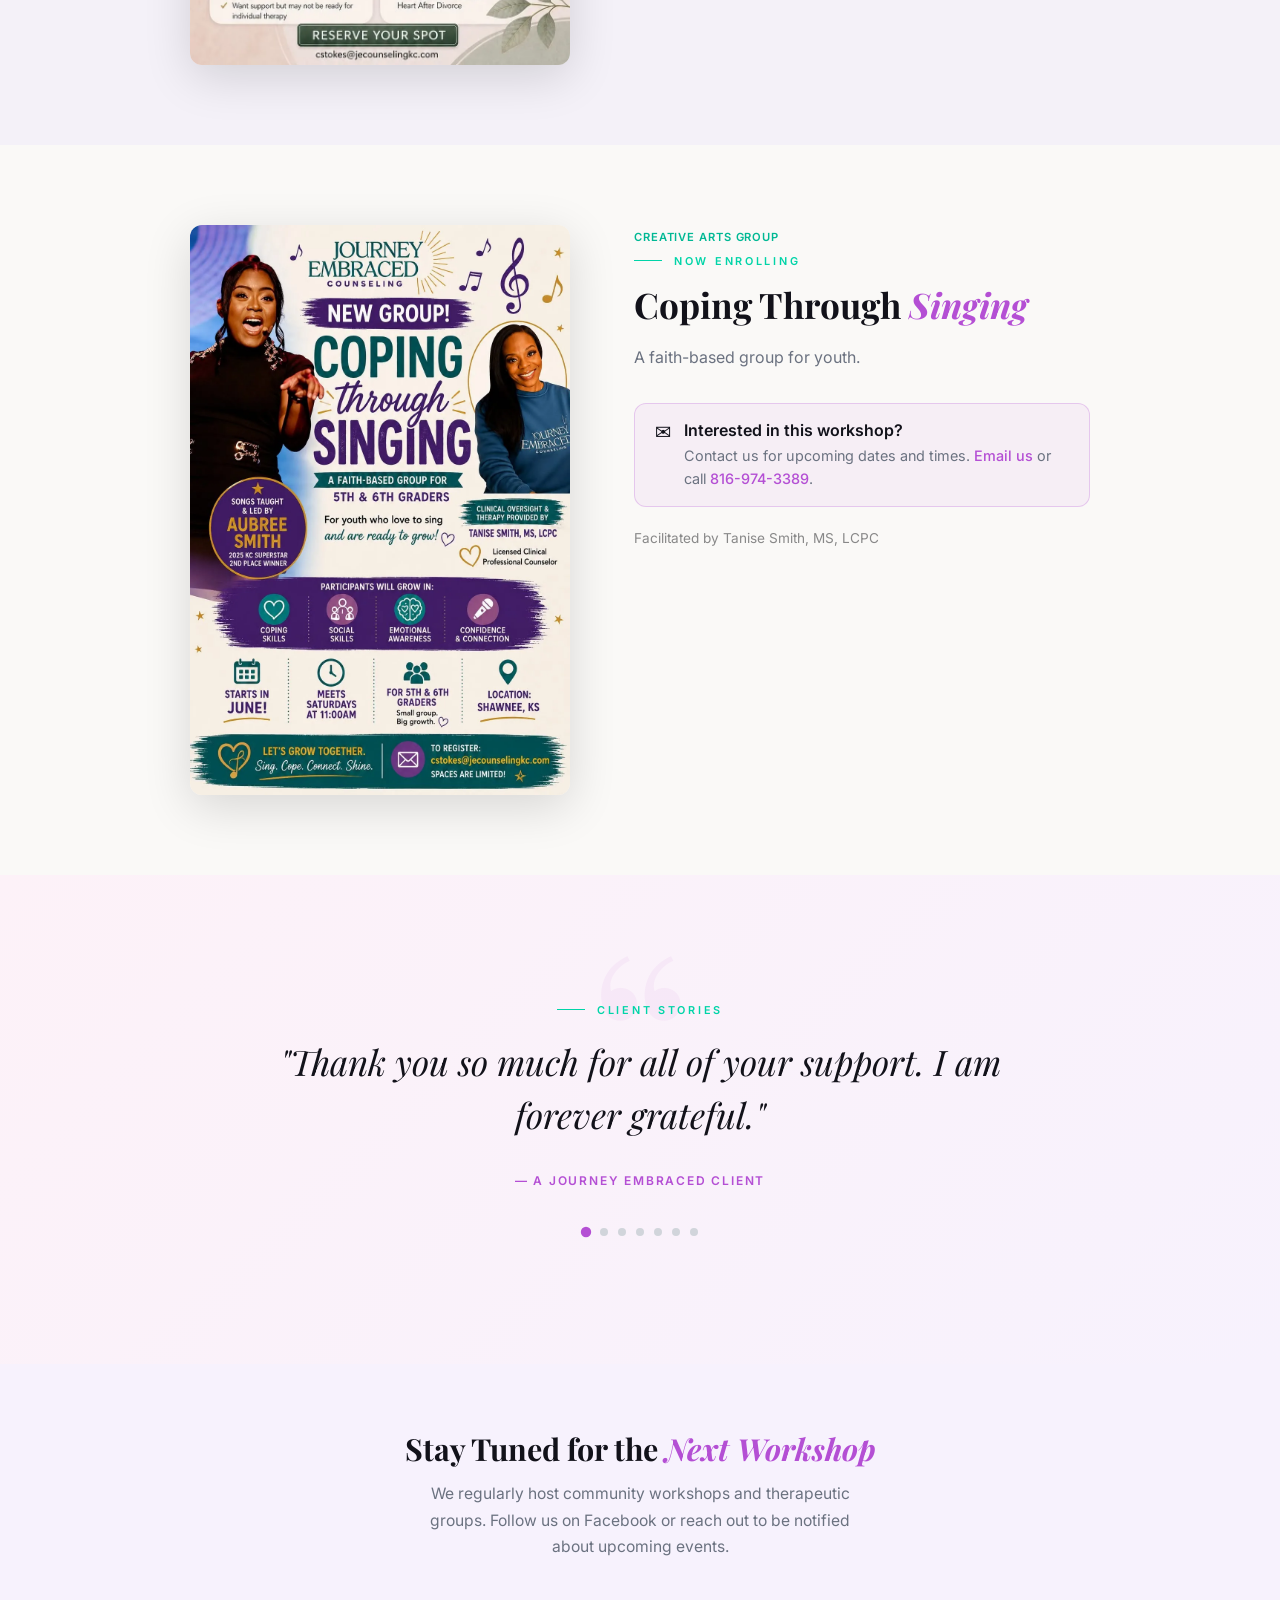
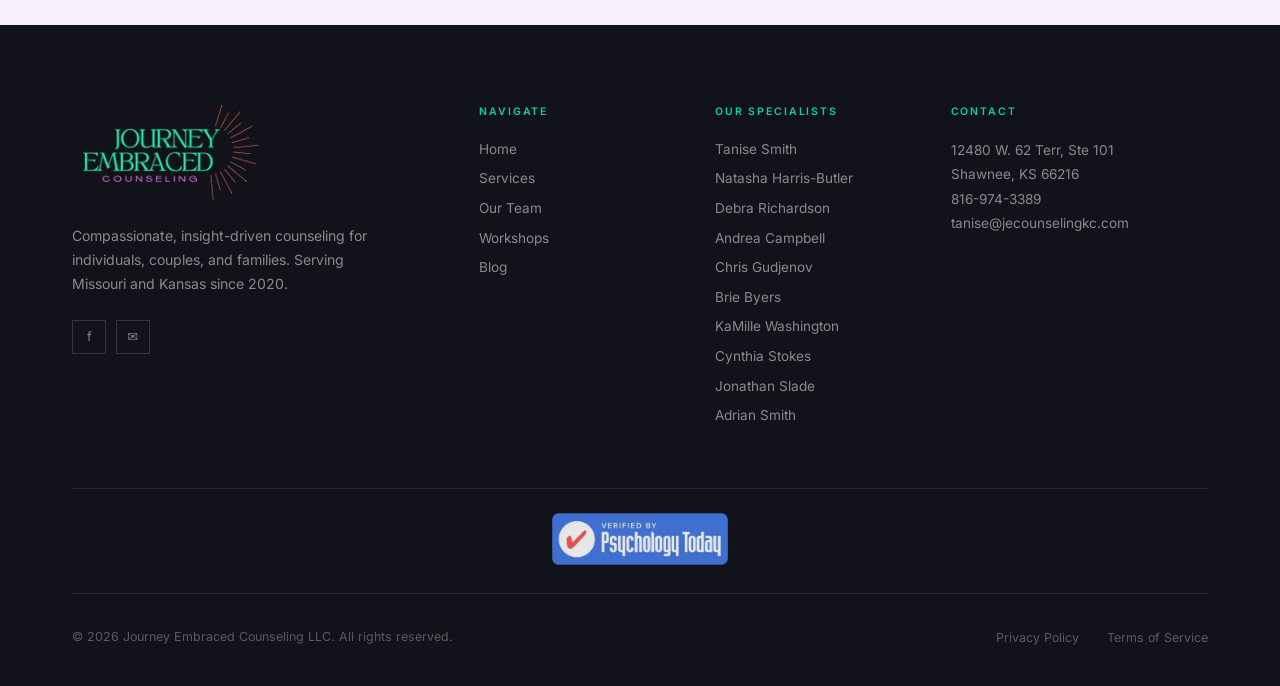
<file: workshops.html>
<!DOCTYPE html>
<html lang="en">

<head>
    <meta charset="UTF-8">
    <meta name="viewport" content="width=device-width, initial-scale=1.0">
    <link rel="icon" type="image/webp" href="images/logo.webp">
    <link rel="icon" type="image/png" sizes="32x32" href="images/favicon-32x32.png">
    <link rel="icon" type="image/png" sizes="16x16" href="images/favicon-16x16.png">
    <link rel="apple-touch-icon" href="images/apple-touch-icon.png">
    <meta name="description"
        content="Community Workshops — Journey Embraced Counseling LLC. Connected: Strengthening the Mother-Daughter Bond. A 4-part small group experience.">
    <title>Community Workshops | Journey Embraced Counseling LLC</title>
    <meta property="og:type" content="website" />
    <meta property="og:url" content="https://jecounselingkc.com/workshops.html" />
    <meta property="og:title" content="Community Workshops | Journey Embraced Counseling LLC" />
    <meta property="og:description"
        content="Community workshops and therapeutic groups from Journey Embraced Counseling LLC." />
    <meta property="og:image" content="https://jecounselingkc.com/images/og-share.png" />
    <meta property="og:image:width" content="1200" />
    <meta property="og:image:height" content="630" />
    <meta name="twitter:card" content="summary_large_image" />
    <meta name="twitter:title" content="Community Workshops | Journey Embraced Counseling LLC" />
    <meta name="twitter:description"
        content="Community workshops and therapeutic groups from Journey Embraced Counseling LLC." />
    <meta name="twitter:image" content="https://jecounselingkc.com/images/og-share.png" />
    <link rel="preconnect" href="https://fonts.googleapis.com">
    <link rel="preconnect" href="https://fonts.gstatic.com" crossorigin>
    <link
        href="https://fonts.googleapis.com/css2?family=Playfair+Display:ital,wght@0,400;0,600;0,700;1,400;1,600&family=Inter:wght@300;400;500;600;700&display=swap"
        rel="stylesheet">
    <link rel="stylesheet" href="css/styles.css">
    <link rel="stylesheet" href="css/workshops.css">
</head>

<body>
    <div id="scrollProgress"></div>

    <!-- ══ NAVIGATION ══ -->
    <nav id="mainNav">
        <a href="index.html" class="nav-logo">
            <img src="images/logo.webp" alt="Journey Embraced Counseling">
        </a>

        <div class="nav-center">
            <div class="nav-item">
                <a href="index.html" class="nav-link">Home</a>
            </div>
            <div class="nav-item">
                <a href="index.html#services" class="nav-link">Services</a>
            </div>
            <div class="nav-item">
                <a href="team.html" class="nav-link">Our Team</a>
            </div>
            <div class="nav-item"><a href="workshops.html" class="nav-link">Workshops</a></div>
            <div class="nav-item">
                <a href="blog.html" class="nav-link">Blog</a>
            </div>
            <div class="nav-item">
                <a href="shop.html" class="nav-link">Shop</a>
            </div>
            <div class="nav-item" style="position:relative;">
                <button class="nav-link" id="contactDropBtn" aria-expanded="false">
                    Contact Us
                    <svg viewBox="0 0 10 6" aria-hidden="true">
                        <path d="M0 0l5 6 5-6z" />
                    </svg>
                </button>
                <div class="contact-drop" id="contactDrop">
                    <div class="contact-drop-row contact-drop-row--email">
                        <span class="contact-drop-icon">📧</span>
                        <a href="mailto:tanise@jecounselingkc.com">cstokes&#64;jecounselingkc.com</a>
                    </div>
                    <div class="contact-drop-row contact-drop-row--phone">
                        <span class="contact-drop-icon">📞</span>
                        <a href="tel:8169743389">816-974-3389</a>
                    </div>
                </div>
            </div>
            <!-- == Stripe Donate Link == -->
            <div class="nav-item utility-sep">
                <a href="https://donate.stripe.com/bJe28tgr56711Aj9oM2kw00" class="nav-link-utility">Donate</a>
            </div>
        </div>

        <div class="nav-right">
            <a href="#" class="btn-nav-cta" id="bookNavBtn">Book a Session</a>
            <button class="mob-toggle" id="mobToggle" aria-label="Open menu" aria-expanded="false">
                <span></span><span></span><span></span>
            </button>
        </div>
    </nav>

    <!-- ══ MOBILE MENU ══ -->
    <div class="mob-menu" id="mobMenu" role="dialog" aria-label="Mobile navigation">
        <button class="mob-close" id="mobClose" aria-label="Close menu">✕</button>
        <a href="index.html">Home</a>
        <a href="index.html#services">Services</a>
        <a href="team.html">Our Team</a>
        <a href="workshops.html">Workshops</a>
        <a href="blog.html">Blog</a>
        <a href="shop.html">Shop</a>
        <a href="https://donate.stripe.com/bJe28tgr56711Aj9oM2kw00" class="mobile-donate-link">Donate</a>
        <a href="#" id="mobBook" class="mob-book-link">Book a Session</a>
    </div>

    <!-- ══ HERO ══ -->
    <section class="workshops-hero">
        <div class="section-label section-label--center">Community Workshops</div>
        <h1>Community Workshops &<br><em>Small Group Experiences</em></h1>
        <p>Serving the community with intimate, facilitated spaces for healing, growth, and connection.</p>
    </section>

    <!-- ══ WORKSHOP 1: Stitched on Purpose ══ -->
    <section class="workshop-feature">
        <div class="workshop-feature-inner">

            <div class="workshop-flyer-wrap reveal">
                <img loading="lazy" src="images/workshop/crochet.webp"
                    alt="Stitched on Purpose: A Therapeutic Crochet Group - 6 Week Series">
            </div>

            <div class="workshop-cta-block reveal">
                <span class="workshop-topic-label workshop-topic-label--teal">Creative Arts Group</span>
                <div class="section-label">Now Enrolling</div>
                <h2>A space created <em>just for you</em></h2>
                <p>Join us for a 6-week transformative crochet group experience designed to connect, uplift, and heal.
                </p>

                <div class="workshop-contact-callout">
                    <span class="workshop-contact-callout__icon">✉️</span>
                    <div class="workshop-contact-callout__text">
                        <strong>Interested in this workshop?</strong>
                        <p>Contact us for upcoming dates and times. <a href="mailto:tanise@jecounselingkc.com">Email us</a> or call <a href="tel:8169743389">816-974-3389</a>.</p>
                    </div>
                </div>

                <p style="margin-top: 20px; font-size: 0.85rem; color: #888;">
                    Facilitated by Tanise Smith, MS, LPC, LCPC &amp; Cynthia Stokes, LCC
                </p>
            </div>

        </div>
    </section>

    <!-- ══ WORKSHOP 2: RECOVER WELL ══ -->
    <section class="workshop-feature" style="background:#f4f1f8;">
        <div class="workshop-feature-inner">

            <div class="workshop-flyer-wrap reveal">
                <img loading="lazy" src="images/workshop/flyer-recover-well.webp"
                    alt="Recover Well: Narcissistic Abuse Recovery Group Flyer">
            </div>

            <div class="workshop-cta-block reveal">
                <span class="workshop-topic-label workshop-topic-label--purple">Narcissistic Abuse Recovery</span>
                <div class="section-label">Now Enrolling</div>
                <h2>Recover Well: <em>Narcissistic Abuse Recovery Group</em></h2>
                <p>A safe and supportive space for people healing from narcissistic and emotionally abusive
                    relationships. This group is designed to help participants rebuild identity, restore self-worth,
                    process trauma, and break unhealthy relational patterns.</p>

                <div class="workshop-contact-callout">
                    <span class="workshop-contact-callout__icon">✉️</span>
                    <div class="workshop-contact-callout__text">
                        <strong>Interested in this workshop?</strong>
                        <p>Contact us for upcoming dates and times. <a href="mailto:tanise@jecounselingkc.com">Email us</a> or call <a href="tel:8169743389">816-974-3389</a>.</p>
                    </div>
                </div>

                <p style="margin-top:20px;font-size:.85rem;color:#888;">
                    Facilitated by Tanise Smith, MS, LPC, LCPC
                </p>
            </div>

        </div>
    </section>

    <!-- ══ WORKSHOP 3: RECOVER WELL - MENTAL RECOVERY ══ -->
    <section class="workshop-feature">
        <div class="workshop-feature-inner">

            <div class="workshop-flyer-wrap reveal">
                <img loading="lazy" src="images/workshop/mental-recovery.webp"
                    alt="Recover Well Series: Mental Recovery and Return to Sport Flyer">
            </div>

            <div class="workshop-cta-block reveal">
                <span class="workshop-topic-label workshop-topic-label--coral">Athletic Mental Performance</span>
                <div class="section-label">Now Enrolling</div>
                <h2>Mental Recovery & <em>Return to Sport</em></h2>
                <p>A specialized workshop for high school athletes navigating the psychological challenges of injury.
                    This session focuses on rebuilding confidence, managing the emotional toll of being sidelined, and
                    preparing for a resilient return to the game.</p>

                <div class="workshop-contact-callout">
                    <span class="workshop-contact-callout__icon">✉️</span>
                    <div class="workshop-contact-callout__text">
                        <strong>Interested in this workshop?</strong>
                        <p>Contact us for upcoming dates and times. <a href="mailto:tanise@jecounselingkc.com">Email us</a> or call <a href="tel:8169743389">816-974-3389</a>.</p>
                    </div>
                </div>
                <p style="margin-top:20px;font-size:.85rem;color:#888;">
                    Facilitated by Chris Gudjenov, MS, LPC
                </p>
            </div>
        </div>
    </section>

    <!-- == Workshop 4: Anchored by Grace == -->
    <section class="workshop-feature" style="background:#f4f1f8;">
        <div class="workshop-feature-inner">

            <div class="workshop-flyer-wrap reveal">
                <img loading="lazy" src="images/workshop/anchored-group.webp"
                    alt="Anchored by Grace: Divorce Healing & Support Group Flyer">
            </div>

            <div class="workshop-cta-block reveal">
                <span class="workshop-topic-label workshop-topic-label--gold">Faith-Based</span>
                <div class="section-label">Now Enrolling</div>
                <h2>Anchored by <em>Grace</em></h2>
                <p>A faith-based 4-week support group for women navigating the challenges of separation or divorce.
                    Together, we create a safe, confidential space to reflect and rebuild—emotionally and spiritually.
                    Registration includes the book <em>"Anchored by Grace: Prayers for Keeping an Undivided Heart After
                        Divorce"</em>.</p>

                <div class="workshop-contact-callout">
                    <span class="workshop-contact-callout__icon">✉️</span>
                    <div class="workshop-contact-callout__text">
                        <strong>Interested in this workshop?</strong>
                        <p>Contact us for upcoming dates and times. <a href="mailto:tanise@jecounselingkc.com">Email us</a> or call <a href="tel:8169743389">816-974-3389</a>.</p>
                    </div>
                </div>

                <p style="margin-top:20px;font-size:.85rem;color:#888;">
                    Facilitated by Natasha Harris-Butler, LCSW, LSCSW
                </p>
            </div>

        </div>
    </section>

    <!-- Workshop 5: Coping Through Singing -->
    <section class="workshop-feature">
        <div class="workshop-feature-inner">

            <div class="workshop-flyer-wrap reveal">
                <img loading="lazy" src="images/workshop/singing-group.webp"
                    alt="Coping Through Singing, A Faith-Based Group for 5th and 6th Graders">
            </div>

            <div class="workshop-cta-block reveal">
                <span class="workshop-topic-label workshop-topic-label--teal">Creative Arts Group</span>
                <div class="section-label">Now Enrolling</div>
                <h2>Coping Through <em>Singing</em></h2>
                <p>A faith-based group for youth.</p>

                <div class="workshop-contact-callout">
                    <span class="workshop-contact-callout__icon">✉️</span>
                    <div class="workshop-contact-callout__text">
                        <strong>Interested in this workshop?</strong>
                        <p>Contact us for upcoming dates and times. <a href="mailto:tanise@jecounselingkc.com">Email us</a> or call <a href="tel:8169743389">816-974-3389</a>.</p>
                    </div>
                </div>

                <p style="margin-top:20px;font-size:.85rem;color:#888;">
                    Facilitated by Tanise Smith, MS, LCPC
                </p>
            </div>

        </div>
    </section>

    <!-- ══ CLIENT TESTIMONIALS ══ -->
    <!-- ══ TESTIMONIAL ══ -->
    <section class="testimonial">
        <div class="testimonial-inner reveal">
            <div class="section-label section-label--center">
                Client Stories
            </div>
            <div class="test-quote" id="testQuote">
                "Thank you so much for all of your support. I am forever
                grateful."
            </div>
            <div class="test-author">— A Journey Embraced Client</div>
            <div class="test-dots">
                <button class="test-dot active" data-index="0" aria-label="Testimonial 1"></button>
                <button class="test-dot" data-index="1" aria-label="Testimonial 2"></button>
                <button class="test-dot" data-index="2" aria-label="Testimonial 3"></button>
                <button class="test-dot" data-index="3" aria-label="Testimonial 4"></button>
                <button class="test-dot" data-index="4" aria-label="Testimonial 5"></button>
                <button class="test-dot" data-index="5" aria-label="Testimonial 6"></button>
                <button class="test-dot" data-index="6" aria-label="Testimonial 7"></button>
            </div>
        </div>
    </section>

    <!-- ══ STAY TUNED ══ -->
    <section class="stay-tuned">
        <h2>Stay Tuned for the <em>Next Workshop</em></h2>
        <p>We regularly host community workshops and therapeutic groups. Follow us on Facebook or reach out to be
            notified about upcoming events.</p>
    </section>

    <!-- ══ FOOTER ══ -->
    <footer>
        <div class="container">
        <div class="footer-top">
            <div class="footer-brand">
                <img class="footer-logo" src="images/logo.webp" alt="Journey Embraced Counseling">
                <p class="footer-about">Compassionate, insight-driven counseling for individuals, couples, and families.
                    Serving Missouri and Kansas since 2020.</p>
                <div class="footer-social">
                    <a href="https://www.facebook.com/journeyembracedcounseling/" target="_blank" rel="noopener"
                        aria-label="Facebook">f</a>
                    <a href="mailto:tanise@jecounselingkc.com" aria-label="Email us">✉</a>
                </div>
            </div>
            <div class="footer-col">
                <h5>Navigate</h5>
                <ul>
                    <li><a href="index.html">Home</a></li>
                    <li><a href="index.html#services">Services</a></li>
                    <li><a href="team.html">Our Team</a></li>
                    <li><a href="workshops.html">Workshops</a></li>
                    <li><a href="blog.html">Blog</a></li>
                </ul>
            </div>
            <div class="footer-col">
                <h5>Our Specialists</h5>
                <ul>
                    <li><a href="team.html#tanise">Tanise Smith</a></li>
                    <li><a href="team.html#natasha">Natasha Harris-Butler</a></li>
                    <li><a href="team.html#debra">Debra Richardson</a></li>
                    <li><a href="team.html#andrea">Andrea Campbell</a></li>
                    <li><a href="team.html#chris">Chris Gudjenov</a></li>
                    <li><a href="team.html#brie">Brie Byers</a></li>
                    <li><a href="team.html#kamille">KaMille Washington</a></li>
                    <li><a href="team.html#cynthia">Cynthia Stokes</a></li>
                    <li><a href="team.html#jonathan">Jonathan Slade</a></li>
                    <li><a href="team.html#adrian">Adrian Smith</a></li>
                </ul>
            </div>
            <div class="footer-col footer-contact-info">
                <h5>Contact</h5>
                <p>12480 W. 62 Terr, Ste 101<br>Shawnee, KS 66216</p>
                <p><a href="tel:8169743389">816-974-3389</a></p>
                <p><a href="mailto:tanise@jecounselingkc.com">tanise&#64;jecounselingkc.com</a></p>
            </div>
        </div>
        <div class="footer-pt-badge">
            <a href="https://www.psychologytoday.com/us/therapists/tanise-smith-shawnee-ks/755329" target="_blank"
                rel="noopener">
                <img loading="lazy" src="images/psychology_today.webp" alt="Verified by Psychology Today" height="52">
            </a>
        </div>
        <div class="footer-bottom">
            <p>&copy; 2026 Journey Embraced Counseling LLC. All rights reserved.</p>
            <div>
                <a href="#">Privacy Policy</a>
                <a href="#">Terms of Service</a>
            </div>
        </div>
        </div>
    </footer>

    <!-- ══ BOOKING MODAL ══ -->
    <div class="modal-overlay" id="bookingModal" role="dialog" aria-modal="true" aria-labelledby="bookingModalTitle">
        <div class="modal">
            <button class="modal-x" aria-label="Close">✕</button>
            <div class="modal-h" id="bookingModalTitle">Book a Session</div>
            <div class="modal-sub">Fill out the form below and we'll be in touch to confirm your appointment.</div>
            <form name="booking" netlify netlify-honeypot="bot-field" id="bookingForm">
                <input type="hidden" name="form-name" value="booking" />
                <p style="display: none"><label>Don't fill this out: <input name="bot-field" /></label></p>
                <div class="fg">
                    <label>Your Name</label>
                    <div class="fg-row">
                        <input type="text" name="first-name" placeholder="First name" autocomplete="given-name"
                            required />
                        <input type="text" name="last-name" placeholder="Last name" autocomplete="family-name"
                            required />
                    </div>
                </div>
                <div class="fg">
                    <label>Email</label><input type="email" name="email" placeholder="your@email.com"
                        autocomplete="email" required />
                </div>
                <div class="fg">
                    <label>Phone</label><input type="tel" name="phone" placeholder="(816) 000-0000"
                        autocomplete="tel" />
                </div>
                <div class="fg">
                    <label>Service Type</label>
                    <select name="service">
                        <option value="">Select a service...</option>
                        <option>Individual Counseling</option>
                        <option>Couples Therapy</option>
                        <option>Adolescent Support</option>
                        <option>Faith-Based Counseling</option>
                        <option>Life Coaching</option>
                        <option>Narcissistic Abuse Recovery</option>
                        <option>Men's Mental Health</option>
                        <option>Group Therapy</option>
                    </select>
                </div>
                <div class="fg"><label>Message (Optional)</label><textarea name="message"
                        placeholder="Brief description of what you'd like to work on..."></textarea></div>
                <button type="submit" class="btn-modal">Request Appointment</button>
            </form>
            <div id="bookingSuccess" class="modal-success" style="display:none;">
                <div class="success-icon">✓</div>
                <p>Thank you! Your request has been received. We'll be in touch shortly.</p>
            </div>
        </div>
    </div>

    <!-- ══ WORKSHOP MODAL 1: CONNECTED ══ -->
    <div class="modal-overlay" id="stitchedModal" role="dialog" aria-modal="true">
        <div class="modal">
            <button class="modal-x">✕</button>
            <div class="modal-h">Reserve Your Spot</div>
            <div class="modal-sub">Stitched on Purpose<br>Meets on Saturdays<br>$45 per session</div>
            <form name="workshop-stitched" netlify netlify-honeypot="bot-field" id="stitchedForm">
                <input type="hidden" name="form-name" value="workshop-stitched">
                <p style="display:none"><label>Don't fill this out: <input name="bot-field"></label></p>
                <div class="fg"><label>Your Name</label>
                    <div class="fg-row">
                        <input type="text" name="first-name" placeholder="First name" required>
                        <input type="text" name="last-name" placeholder="Last name" required>
                    </div>
                </div>
                <div class="fg"><label>Email</label><input type="email" name="email" placeholder="your@email.com"
                        required></div>
                <div class="fg"><label>Phone</label><input type="tel" name="phone" placeholder="(816) 000-0000"></div>
                <div class="fg"><label>Number Attending <!--(pairs)--></label>
                    <!--Remove the 'pairs' from the label if not needed -->
                    <select name="attending">
                        <option value="">Select...</option>
                        <option value="1 participant">1 participant</option>
                        <option value="2 participants">2 participants</option>
                        <option value="3 participants">3 participants</option>
                    </select>
                </div>
                <div class="fg"><label>Message (Optional)</label><textarea name="message"
                        placeholder="Any questions or notes for us..."></textarea></div>
                <button type="submit" class="btn-modal">Reserve My Spot</button>
            </form>
            <div id="stitchedSuccess" class="modal-success" style="display:none;">
                <div class="success-icon">&#10003;</div>
                <p>Thank you! Your spot request has been received. We will be in touch shortly.</p>
            </div>
        </div>
    </div>

    <!-- ══ WORKSHOP MODAL 2: RECOVER WELL ══ -->
    <div class="modal-overlay" id="recoverModal" role="dialog" aria-modal="true">
        <div class="modal">
            <button class="modal-x">✕</button>
            <div class="modal-h">Reserve Your Spot</div>
            <div class="modal-sub">Recover Well: Narcissistic Abuse Recovery Group<br>Meets on Saturdays<br>$45 per
                session
            </div>
            <form name="workshop-recover-well" netlify netlify-honeypot="bot-field" id="recoverForm">
                <input type="hidden" name="form-name" value="workshop-recover-well">
                <p style="display:none"><label>Don't fill this out: <input name="bot-field"></label></p>
                <div class="fg"><label>Your Name</label>
                    <div class="fg-row">
                        <input type="text" name="first-name" placeholder="First name" required>
                        <input type="text" name="last-name" placeholder="Last name" required>
                    </div>
                </div>
                <div class="fg"><label>Email</label><input type="email" name="email" placeholder="your@email.com"
                        required></div>
                <div class="fg"><label>Phone</label><input type="tel" name="phone" placeholder="(816) 000-0000"></div>

                <!-- == Comment Out or Uncomment as needed
        <div class="fg"><label>Preferred Time Slot</label>
          <select name="time-slot" required>
            <option value="">Select a time slot...</option>
            <option value="Group 1: 9:00 AM - 10:30 AM">Group 1: 9:00 AM - 10:30 AM</option>
            <option value="Group 2: 1:00 PM - 2:30 PM">Group 2: 1:00 PM - 2:30 PM</option>
          </select>
        </div>
        -->
                <div class="fg"><label>Number Attending</label>
                    <select name="attending">
                        <option value="">Select...</option>
                        <option value="1 participant">1 participant</option>
                        <option value="2 participants">2 participants</option>
                        <option value="3 participants">3 participants</option>
                    </select>
                </div>
                <div class="fg"><label>Message (Optional)</label><textarea name="message"
                        placeholder="Any questions or notes for us..."></textarea></div>
                <button type="submit" class="btn-modal">Reserve My Spot</button>
            </form>
            <div id="recoverSuccess" class="modal-success" style="display:none;">
                <div class="success-icon">&#10003;</div>
                <p>Thank you! Your spot request has been received. We will be in touch shortly.</p>
            </div>
        </div>
    </div>

    <!-- ══ WORKSHOP MODAL 3: MENTAL RECOVERY & RETURN TO SPORT ══ -->
    <div class="modal-overlay" id="mentalModal" role="dialog" aria-modal="true">
        <div class="modal">
            <button class="modal-x">✕</button>
            <div class="modal-h">Reserve Your Spot</div>
            <div class="modal-sub">Mental Recovery & Return to Sport<br>Meets on Tuesdays<br>$45 per
                session</div>

            <form name="workshop-mental-recovery" netlify netlify-honeypot="bot-field" id="mentalForm">
                <input type="hidden" name="form-name" value="workshop-mental-recovery">
                <p style="display:none"><label>Don't fill this out: <input name="bot-field"></label></p>

                <div class="fg">
                    <label>Your Name</label>
                    <div class="fg-row">
                        <input type="text" name="first-name" placeholder="First name" required>
                        <input type="text" name="last-name" placeholder="Last name" required>
                    </div>
                </div>

                <div class="fg">
                    <label>Email</label>
                    <input type="email" name="email" placeholder="your@email.com" required>
                </div>

                <div class="fg">
                    <label>Phone</label>
                    <input type="tel" name="phone" placeholder="(816) 000-0000">
                </div>

                <div class="fg">
                    <label>Number of Participants Attending</label>
                    <select name="attending" required>
                        <option value="">Select...</option>
                        <option value="1 participant">1 participant</option>
                        <option value="2 participants">2 participants</option>
                        <option value="3 participants">3 participants</option>
                    </select>
                </div>

                <div class="fg">
                    <label>Message (Optional)</label>
                    <textarea name="message"
                        placeholder="Optional: Tell us which sport or injury you're recovering from..."></textarea>
                </div>

                <button type="submit" class="btn-modal">Reserve My Spot</button>
            </form>

            <div id="mentalSuccess" class="modal-success" style="display:none;">
                <div class="success-icon">&#10003;</div>
                <p>Thank you! Your request for Chris's workshop has been received. We will be in touch shortly.</p>
            </div>
        </div>
    </div>

    <!-- == Workshop Modal 4: Anchored by Grace == -->
    <div class="modal-overlay" id="anchoredModal" role="dialog" aria-modal="true">
        <div class="modal">
            <button class="modal-x">✕</button>
            <div class="modal-h">Reserve Your Spot</div>
            <div class="modal-sub">Anchored by Grace: Divorce Healing & Support Group<br>Meets on Fridays<br>6:30
                PM<br>$55 per session</div>

            <form name="workshop-anchored-by-grace" netlify netlify-honeypot="bot-field" id="anchoredForm">
                <input type="hidden" name="form-name" value="workshop-anchored-by-grace">
                <p style="display:none"><label>Don't fill this out: <input name="bot-field"></label></p>

                <div class="fg">
                    <label>Your Name</label>
                    <div class="fg-row">
                        <input type="text" name="first-name" placeholder="First name" required>
                        <input type="text" name="last-name" placeholder="Last name" required>
                    </div>
                </div>

                <div class="fg">
                    <label>Email</label>
                    <input type="email" name="email" placeholder="your@email.com" required>
                </div>

                <div class="fg">
                    <label>Phone</label>
                    <input type="tel" name="phone" placeholder="(816) 000-0000">
                </div>

                <!-- Remove this portion of code if not needed
                <div class="fg">
                    <label>Select Your Start Date</label>
                    <select name="start-date" required>
                        <option value="">Select a date...</option>
                        <option value="May 1st">May 1st</option>
                        <option value="May 15th">May 15th</option>
                        <option value="May 29th">May 29th</option>
                        <option value="June 12th">June 12th</option>
                    </select>
                </div>
                -->

                <div class="fg">
                    <label>Message (Optional)</label>
                    <textarea name="message" placeholder="Any questions or notes for Natasha..."></textarea>
                </div>

                <button type="submit" class="btn-modal">Reserve My Spot</button>
            </form>

            <div id="anchoredSuccess" class="modal-success" style="display:none;">
                <div class="success-icon">&#10003;</div>
                <p>Thank you! Your request for the Anchored by Grace group has been received. We will be in touch
                    shortly.</p>
            </div>
        </div>
    </div>

    <!-- == Workshop Modal 5: Coping Through Singing == -->
    <div class="modal-overlay" id="singingModal" role="dialog" aria-modal="true">
        <div class="modal">
            <button class="modal-x">✕</button>
            <div class="modal-h">Reserve Your Spot</div>
            <div class="modal-sub">Coping Through Singing: A Faith-Based Group for 5th and 6th Graders<br>Meets on
                Saturdays<br>11:00 AM<br>$45 per session</div>

            <form name="workshop-singing-through-grace" netlify netlify-honeypot="bot-field" id="singingForm">
                <input type="hidden" name="form-name" value="workshop-singing-through-grace">
                <p style="display:none"><label>Don't fill this out: <input name="bot-field"></label></p>

                <div class="fg">
                    <label>Your Name</label>
                    <div class="fg-row">
                        <input type="text" name="first-name" placeholder="First name" required>
                        <input type="text" name="last-name" placeholder="Last name" required>
                    </div>
                </div>

                <div class="fg">
                    <label>Email</label>
                    <input type="email" name="email" placeholder="your@email.com" required>
                </div>

                <div class="fg">
                    <label>Phone</label>
                    <input type="tel" name="phone" placeholder="(816) 000-0000">
                </div>

                <div class="fg">
                    <label>Message (Optional)</label>
                    <textarea name="message" placeholder="Any questions or notes for Tanise..."></textarea>
                </div>

                <button type="submit" class="btn-modal">Reserve My Spot</button>
            </form>

            <div id="singingSuccess" class="modal-success" style="display:none;">
                <div class="success-icon">&#10003;</div>
                <p>Thank you! Your request for the Coping Through Singing group has been received. We will be in touch
                    shortly.</p>
            </div>
        </div>
    </div>

    <script src="js/main.js"></script>
    <script src="js/workshops-form.js"></script>
</body>

</html>
</file>
<file: css/styles.css>
/* =====================================================
   Journey Embraced Counseling — styles.css
   Palette matched to logo:
     Mint-teal  #00d4a8  (JOURNEY EMBRACED text)
     Purple     #b44fd4  (COUNSELING text)
     Coral      #e8623a  (starburst)
     Near-black #0a0a10  (logo background / dark sections)
   ===================================================== */
:root {
    --ink: #12121a;
    --ink-soft: #1e1e2a;
    --mint: #00d4a8;
    --mint-light: #00f0c0;
    --mint-dim: #00b894;
    --mint-glow: rgba(0, 212, 168, 0.12);
    --purple: #b44fd4;
    --purple-light: #cc72ee;
    --purple-tint: rgba(180, 79, 212, 0.08);
    --coral: #e8623a;
    --cream: #f6f5f2;
    --warm: #f7f2fd;
    --blush: #fdf2f8;
    --stone: #e8e6e1;
    --mist: #6b7280;
    --white: #ffffff;
    --nav-height: 100px;
    --pad: 5rem;
    --max-w: 1200px;
}

*,
*::before,
*::after {
    margin: 0;
    padding: 0;
    box-sizing: border-box;
}
html {
    scroll-behavior: smooth;
}
body {
    font-family: "Inter", system-ui, -apple-system, sans-serif;
    background: var(--cream);
    color: var(--ink);
    overflow-x: hidden;
    -webkit-font-smoothing: antialiased;
}
/* ── Film Grain Overlay ── */
body::after {
    content: "";
    position: fixed;
    inset: 0;
    z-index: 9999;
    pointer-events: none;
    opacity: 0.03;
    background-image: url("data:image/svg+xml,%3Csvg viewBox='0 0 200 200' xmlns='http://www.w3.org/2000/svg'%3E%3Cfilter id='n'%3E%3CfeTurbulence type='fractalNoise' baseFrequency='0.65' numOctaves='3' stitchTiles='stitch'/%3E%3C/filter%3E%3Crect width='100%25' height='100%25' filter='url(%23n)'/%3E%3C/svg%3E");
    background-repeat: repeat;
    background-size: 200px;
}

.container {
    max-width: var(--max-w);
    margin: 0 auto;
    padding: 0 2rem;
}

/* Reveal */
.reveal {
    opacity: 0;
    transform: translateY(40px);
    transition: opacity 0.8s cubic-bezier(0.16, 1, 0.3, 1),
                transform 0.8s cubic-bezier(0.16, 1, 0.3, 1);
}
.reveal.visible {
    opacity: 1;
    transform: translateY(0);
}
.reveal-left  { transform: translateX(-40px); }
.reveal-right { transform: translateX(40px); }
.reveal-scale { transform: scale(0.92); }
.reveal-left.visible,
.reveal-right.visible,
.reveal-scale.visible {
    opacity: 1;
    transform: translate(0) scale(1);
}
.services-grid .svc-card.reveal {
    transition:
        opacity 0.8s cubic-bezier(0.16, 1, 0.3, 1),
        transform 0.5s cubic-bezier(0.16, 1, 0.3, 1),
        background 0.3s,
        border-color 0.3s;
    transition-delay: calc(var(--i, 0) * 80ms);
}


/* ── Cursor Spotlight on Dark Heroes ── */
.hero::after,
.team-hero::after,
.blog-hero::after,
.post-hero::after,
.shop-hero::after,
.workshops-hero::after {
    content: "";
    position: absolute;
    width: 600px;
    height: 600px;
    background: radial-gradient(circle, rgba(0,212,168,0.08) 0%, transparent 70%);
    transform: translate(-50%, -50%);
    pointer-events: none;
    left: var(--mouse-x, 50%);
    top: var(--mouse-y, 50%);
    transition: left 0.3s ease-out, top 0.3s ease-out;
    z-index: 1;
}

/* Labels */
.section-label {
    font-size: 0.68rem;
    font-weight: 600;
    letter-spacing: 0.25em;
    text-transform: uppercase;
    color: var(--mint);
    margin-bottom: 0.75rem;
    display: flex;
    align-items: center;
    gap: 0.75rem;
}
.section-label::before {
    content: "";
    display: block;
    width: 28px;
    height: 1px;
    background: var(--mint);
}
.section-label--center {
    justify-content: center;
}

.section-title {
    font-family: "Playfair Display", serif;
    font-size: clamp(1.8rem, 3.5vw, 2.8rem);
    font-weight: 600;
    line-height: 1.15;
    color: var(--ink);
    letter-spacing: -0.01em;
}
.section-title em {
    font-style: italic;
    color: var(--purple);
}

/* ── Buttons ── */
.btn-gold {
    font-family: "Inter", system-ui, -apple-system, sans-serif;
    font-size: 0.85rem;
    font-weight: 600;
    letter-spacing: 0.03em;
    color: var(--ink);
    background: var(--mint);
    border: none;
    padding: 1rem 2.2rem;
    border-radius: 100px;
    cursor: pointer;
    text-decoration: none;
    display: inline-block;
    transition:
        transform 0.2s,
        box-shadow 0.2s;
}
.btn-gold:hover {
    transform: translateY(-2px);
    box-shadow: 0 8px 30px rgba(0, 212, 168, 0.3);
}
.btn-gold, .btn-nav-cta, .btn-register, .btn-modal, .product-buy-link {
    transition: transform 0.15s ease-out, box-shadow 0.2s, background 0.2s;
}

.btn-text {
    color: #b44fd4;
    font-size: 1rem;
    font-weight: 700;
    text-decoration: none;
    display: inline-flex;
    align-items: center;
    gap: 0.4rem;
    transition: color 0.2s, text-shadow 0.2s, filter 0.2s;
}
.btn-text:hover {
    color: #cc72ee;
    opacity: 1;
    text-shadow: 0 0 18px rgba(204, 114, 238, 0.85), 0 0 36px rgba(180, 79, 212, 0.6);
    filter: brightness(1.08);
}
.btn-text svg {
    width: 16px;
    height: 16px;
    transition: transform 0.2s, stroke 0.2s, filter 0.2s;
    stroke: currentColor;
}
.btn-text:hover svg {
    transform: translateX(3px);
    stroke: #cc72ee;
    filter: drop-shadow(0 0 12px rgba(204, 114, 238, 0.8));
}

.btn-teal {
    font-family: "Inter", system-ui, -apple-system, sans-serif;
    font-size: 0.75rem;
    font-weight: 600;
    letter-spacing: 0.1em;
    text-transform: uppercase;
    color: var(--ink);
    background: var(--mint);
    border: none;
    padding: 0.8rem 2rem;
    cursor: pointer;
    text-decoration: none;
    display: inline-block;
    transition:
        background 0.2s,
        transform 0.2s;
    -webkit-appearance: none;
    appearance: none;
    line-height: normal;
    vertical-align: middle;
}
.btn-teal:hover {
    background: var(--mint-light);
    transform: translateY(-1px);
}
button.btn-teal {
    font-size: 0.75rem;
    font-weight: 600;
    letter-spacing: 0.1em;
}

/* ── Nav ── */
nav {
    position: fixed;
    top: 0;
    left: 0;
    right: 0;
    z-index: 1000;
    background: transparent;
    display: flex;
    align-items: center;
    justify-content: space-between;
    padding: 0 3rem;
    height: var(--nav-height);
    transition:
        background 0.4s,
        box-shadow 0.4s,
        backdrop-filter 0.4s;
}
nav.scrolled {
    background: rgba(18, 18, 26, 0.75);
    backdrop-filter: blur(12px);
    -webkit-backdrop-filter: blur(12px);
    box-shadow: 0 1px 0 rgba(255, 255, 255, 0.05);
}
body.mob-open nav {
    pointer-events: none;
}
.nav-logo {
    flex-shrink: 0;
}
.nav-logo img {
    height: 88px;
    width: auto;
    display: block;
}
.nav-center {
    display: flex;
    align-items: center;
    margin-left: auto;
    margin-right: auto;
    flex-shrink: 1;
    min-width: 0;
}
.nav-item {
    position: relative;
}
.nav-link {
    display: flex;
    align-items: center;
    gap: 0.4rem;
    font-family: "Inter", system-ui, -apple-system, sans-serif;
    font-size: 0.8rem;
    font-weight: 500;
    letter-spacing: 0.1em;
    text-transform: uppercase;
    color: rgba(255, 255, 255, 0.75);
    text-decoration: none;
    padding: 0 1.1rem;
    height: var(--nav-height);
    transition: color 0.2s;
    cursor: pointer;
    border: none;
    background: none;
    position: relative;
    white-space: nowrap;
}
.nav-link::after {
    content: "";
    position: absolute;
    bottom: 32px;
    left: 1.1rem;
    right: 1.1rem;
    height: 2px;
    background: var(--mint);
    transform: scaleX(0);
    transform-origin: left;
    transition: transform 0.3s ease;
}
.nav-link:hover {
    color: var(--white);
}
.nav-link:hover::after {
    transform: scaleX(1);
}
.nav-link svg {
    width: 10px;
    height: 10px;
    fill: currentColor;
    transition: transform 0.2s;
}
.nav-item .nav-link-utility {
    font-family: "Inter", system-ui, -apple-system, sans-serif;
    font-size: 0.8rem;
    font-weight: 600;
    letter-spacing: 0.1em;
    text-transform: uppercase;
    color: var(--purple) !important;
    text-decoration: none !important;
    border: 1px solid var(--purple);
    border-radius: 100px;
    padding: 0.5rem 1.3rem;
    position: relative;
    white-space: nowrap;
    transition:
        box-shadow 0.25s ease,
        border-color 0.25s ease;
}
.nav-link-utility {
    margin-right: 1.5rem;
}

.nav-item .nav-link-utility:hover {
    border-color: var(--purple-light);
    box-shadow: 0 0 16px rgba(180, 79, 212, 0.65);
}

/* Optional: Add a small dot or separator between Contact and Donate */
.nav-item.utility-sep::before {
    content: "|";
    color: rgba(255, 255, 255, 0.2);
    margin: 0 10px;
    font-weight: 300;
}

.nav-right {
    display: flex;
    align-items: center;
    gap: 0;
    margin-left: 0;
    flex-shrink: 0;
}

.btn-nav-cta {
    font-family: "Inter", system-ui, -apple-system, sans-serif;
    font-size: 0.8rem;
    font-weight: 600;
    letter-spacing: 0.03em;
    color: var(--ink);
    background: var(--mint);
    border: none;
    padding: 0.65rem 1.5rem;
    border-radius: 100px;
    cursor: pointer;
    text-decoration: none;
    transition:
        transform 0.2s,
        box-shadow 0.2s;
}
.btn-nav-cta:hover {
    transform: translateY(-1px);
    box-shadow: 0 4px 20px rgba(0, 212, 168, 0.35);
}

.mob-toggle {
    display: none;
    background: none;
    border: none;
    cursor: pointer;
    flex-direction: column;
    gap: 5px;
    padding: 4px;
    transition:
        opacity 0.2s ease,
        filter 0.2s ease;
}
.mob-toggle span {
    display: block;
    width: 22px;
    height: 1.5px;
    background: rgba(255, 255, 255, 0.7);
    transition:
        transform 0.3s,
        opacity 0.3s,
        background 0.2s;
    transform-origin: center;
}
.mob-toggle:hover span {
    background: var(--mint);
}
.mob-toggle:hover {
    filter: drop-shadow(0 0 8px rgba(0, 212, 168, 0.6));
}
.mob-toggle.open {
    opacity: 0;
    pointer-events: none;
}

/* Mobile menu */
.mob-menu {
    position: fixed;
    inset: 0;
    z-index: 999;
    background: var(--ink);
    display: flex;
    flex-direction: column;
    align-items: center;
    justify-content: center;
    gap: 1.5rem;
    transform: translateX(100%);
    transition: transform 0.35s ease;
}
.mob-menu.open {
    transform: translateX(0);
}
.mob-menu a,
.mob-menu .mob-book-link {
    font-family: "Playfair Display", serif;
    font-size: 2rem;
    font-weight: 400;
    font-style: italic;
    color: rgba(255, 255, 255, 0.8);
    text-decoration: none;
    transition: color 0.2s;
    opacity: 0;
    transform: translateY(20px);
    transition: opacity 0.4s ease, transform 0.4s ease, color 0.2s;
}
.mob-menu.open a,
.mob-menu.open .mob-book-link {
    opacity: 1;
    transform: translateY(0);
}
.mob-menu.open a:nth-child(2) { transition-delay: 0.05s; }
.mob-menu.open a:nth-child(3) { transition-delay: 0.10s; }
.mob-menu.open a:nth-child(4) { transition-delay: 0.15s; }
.mob-menu.open a:nth-child(5) { transition-delay: 0.20s; }
.mob-menu.open a:nth-child(6) { transition-delay: 0.25s; }
.mob-menu.open a:nth-child(7) { transition-delay: 0.30s; }
.mob-menu.open a:nth-child(8) { transition-delay: 0.35s; }
.mob-menu.open .mob-book-link { transition-delay: 0.40s; }
.mob-menu a:hover {
    color: var(--mint);
}
.mob-book-link {
    font-family: "Inter", system-ui, -apple-system, sans-serif;
    font-size: 0.8rem;
    font-weight: 600;
    letter-spacing: 0.03em;
    color: var(--ink) !important;
    background: var(--mint);
    border: none;
    padding: 0.7rem 1.8rem;
    border-radius: 100px;
    cursor: pointer;
    text-decoration: none;
    transition:
        transform 0.2s,
        box-shadow 0.2s;
}
.mob-book-link:hover {
    box-shadow: 0 4px 20px rgba(0, 212, 168, 0.35);
}
.mob-book-link:active {
    transform: scale(0.95);
}
.mob-close {
    position: absolute;
    top: 1.5rem;
    right: 2rem;
    background: none;
    border: none;
    cursor: pointer;
    font-size: 1.3rem;
    color: rgba(255, 255, 255, 0.5);
    transition: color 0.2s;
}
.mob-close:hover {
    color: #fff;
}
.mobile-donate-link {
    color: var(--mint) !important;
    font-weight: 600;
    margin-top: 10px;
    border-bottom: 1px solid rgba(0, 212, 168, 0.2);
    padding-bottom: 15px;
}

/* ── Hero ── */
.hero {
    min-height: 100vh;
    position: relative;
    overflow: hidden;
    display: flex;
    flex-direction: column;
    align-items: center;
    justify-content: center;
    text-align: center;
    background: var(--ink);
}
.hero-bg {
    position: absolute;
    inset: 0;
    pointer-events: none;
    background:
        radial-gradient(ellipse 90% 60% at 50% 0%, rgba(0, 212, 168, 0.12) 0%, transparent 60%),
        radial-gradient(ellipse 60% 50% at 15% 85%, rgba(180, 79, 212, 0.08) 0%, transparent 55%),
        radial-gradient(ellipse 50% 45% at 90% 90%, rgba(232, 98, 58, 0.06) 0%, transparent 55%);
}
.hero-content {
    position: relative;
    z-index: 2;
    max-width: 780px;
    padding: calc(var(--nav-height) + 3rem) 2rem 3rem;
}
.hero-tag {
    display: inline-flex;
    align-items: center;
    gap: 0.6rem;
    font-size: 0.72rem;
    font-weight: 500;
    letter-spacing: 0.18em;
    text-transform: uppercase;
    color: var(--mint);
    margin-bottom: 2rem;
    border: 1px solid rgba(0, 212, 168, 0.3);
    padding: 0.4rem 1.1rem;
    border-radius: 100px;
}
.hero h1 {
    font-family: "Playfair Display", serif;
    font-size: clamp(3rem, 6vw, 5.5rem);
    font-weight: 600;
    line-height: 1.05;
    color: var(--white);
    letter-spacing: -0.02em;
    margin-bottom: 1.5rem;
}
.hero h1 em {
    font-style: italic;
    color: var(--mint);
}
.hero-sub {
    font-size: 1.05rem;
    line-height: 1.7;
    color: rgba(255, 255, 255, 0.7);
    max-width: 65ch;
    margin: 0 auto 2.5rem;
    text-wrap: pretty;
}
.hero-sub p {
    margin-bottom: 1rem;
}
.hero-sub p:last-child {
    margin-bottom: 0;
}
.hero-btns {
    display: flex;
    gap: 1rem;
    align-items: center;
    justify-content: center;
    flex-wrap: wrap;
}

/* Ticker — purple bg, mint dots */
.ticker {
    background: var(--purple);
    padding: 0.8rem 0;
    overflow: hidden;
    white-space: nowrap;
}
.ticker-track {
    display: inline-flex;
    animation: tick 35s linear infinite;
}
.tick-item {
    font-size: 0.7rem;
    font-weight: 500;
    letter-spacing: 0.18em;
    text-transform: uppercase;
    color: rgba(255, 255, 255, 0.9);
    padding: 0 2.5rem;
    display: inline-flex;
    align-items: center;
    gap: 2.5rem;
}
.tick-sep {
    width: 3px;
    height: 3px;
    background: var(--mint);
    border-radius: 50%;
}
@keyframes tick {
    from {
        transform: translateX(0);
    }
    to {
        transform: translateX(-50%);
    }
}


/* ── Breathing Hero Animation ── */
.hero-bg::after {
    content: "";
    position: absolute;
    inset: 20%;
    background: radial-gradient(circle, rgba(0,212,168,0.15) 0%, transparent 70%);
    animation: breathe 19s ease-in-out infinite;
    pointer-events: none;
}
@keyframes breathe {
    0%, 100% { transform: scale(0.9); opacity: 0.3; }
    21% { transform: scale(1.1); opacity: 0.6; }
    58% { transform: scale(1.1); opacity: 0.6; }
    100% { transform: scale(0.9); opacity: 0.3; }
}

/* ── Welcome ── */
.welcome {
    padding: 8rem 0;
    background: var(--cream);
}
.welcome-grid {
    display: grid;
    grid-template-columns: 1fr 1.3fr;
    gap: 6rem;
    align-items: start;
}
.welcome-left {
    position: sticky;
    top: calc(var(--nav-height) + 3rem);
}
.welcome-stat-block {
    margin-top: 3rem;
    display: grid;
    grid-template-columns: repeat(3, 1fr);
    gap: 1.5rem;
    padding-top: 3rem;
    border-top: 1px solid var(--stone);
}
.stat-item {
    padding: 0;
}
.stat-num {
    font-family: "Playfair Display", serif;
    font-size: 2rem;
    font-weight: 700;
    color: var(--purple);
    line-height: 1;
    margin-bottom: 0.4rem;
}
.stat-label {
    font-size: 0.8rem;
    color: var(--mist);
    line-height: 1.4;
}
.welcome-right p {
    font-size: 1.05rem;
    line-height: 1.85;
    color: #4b5563;
    margin-bottom: 1.25rem;
}
.welcome-right p strong {
    color: var(--ink);
    font-weight: 600;
}

/* Awards — very light mint tint */
.awards-band {
    background: #edfaf7;
    padding: 2.5rem var(--pad);
    display: flex;
    align-items: center;
    justify-content: center;
    gap: 4rem;
    flex-wrap: wrap;
    border-top: 2px solid rgba(0, 212, 168, 0.25);
    border-bottom: 2px solid rgba(0, 212, 168, 0.25);
}
.award-label {
    font-size: 0.65rem;
    font-weight: 600;
    letter-spacing: 0.2em;
    text-transform: uppercase;
    color: var(--mist);
    white-space: nowrap;
}
.award-pill {
    display: flex;
    align-items: center;
    gap: 0.75rem;
}
.award-icon {
    font-size: 1.5rem;
}
.award-text {
    font-family: "Playfair Display", serif;
    font-size: 0.95rem;
    font-weight: 600;
    color: var(--ink);
}
.award-year {
    font-size: 0.72rem;
    color: var(--mist);
}

/* Services — dark section, ink bg (bento grid) */
.services {
    padding: 8rem 0;
    background: var(--ink);
    position: relative;
    overflow: hidden;
}
.services::before {
    content: "";
    position: absolute;
    inset: 0;
    pointer-events: none;
    background: radial-gradient(ellipse 60% 40% at 80% 20%, rgba(0, 212, 168, 0.06) 0%, transparent 60%);
}
.services .section-label {
    color: var(--mint);
}
.services .section-label::before {
    background: var(--mint);
}
.services-title {
    color: #fff;
}
.services-title em {
    color: var(--mint);
}
.services-header {
    margin-bottom: 4rem;
}
.services-grid {
    margin-top: 3.5rem;
    display: grid;
    grid-template-columns: repeat(12, 1fr);
    gap: 1.25rem;
}
.svc-card {
    grid-column: span 4;
    background: rgba(255, 255, 255, 0.03);
    border: 1px solid rgba(255, 255, 255, 0.06);
    border-radius: 16px;
    padding: 2rem;
    transition:
        background 0.3s,
        transform 0.3s,
        border-color 0.3s;
    cursor: default;
    position: relative;
    overflow: hidden;
}
.svc-card::before {
    content: "";
    position: absolute;
    top: 0;
    left: 0;
    right: 0;
    height: 2px;
    background: linear-gradient(90deg, transparent, var(--mint), transparent);
    opacity: 0;
    transition: opacity 0.3s;
}
.svc-card:hover {
    background: rgba(255, 255, 255, 0.06);
    border-color: rgba(255, 255, 255, 0.1);
    transform: translateY(-3px);
}
.svc-card:hover::before {
    opacity: 0.5;
}
.services-grid .svc-card:nth-child(1) {
    grid-column: span 7;
}
.services-grid .svc-card:nth-child(2) {
    grid-column: span 5;
}
.services-grid .svc-card:nth-child(6),
.services-grid .svc-card:nth-child(7) {
    grid-column: span 6;
}
.svc-num {
    font-family: "Playfair Display", serif;
    font-size: 2.2rem;
    font-weight: 700;
    color: rgba(0, 212, 168, 0.12);
    line-height: 1;
    margin-bottom: 1rem;
    transition: color 0.3s;
}
.svc-card:hover .svc-num {
    color: rgba(0, 212, 168, 0.3);
}
.svc-title {
    font-family: "Playfair Display", serif;
    font-size: 1.15rem;
    font-weight: 600;
    color: #fff;
    margin-bottom: 0.6rem;
}
.svc-desc {
    font-size: 0.88rem;
    line-height: 1.7;
    color: rgba(255, 255, 255, 0.45);
}

/* ── Sticky specialist quick-nav ── */
.team-nav {
    position: sticky;
    top: var(--nav-height);
    z-index: 100;
}
.team-nav-inner {
    display: flex;
    gap: 0.5rem;
    justify-content: center;
    min-width: max-content;
    padding: 1rem 1rem;
    background: rgba(246, 245, 242, 0.92);
    backdrop-filter: blur(12px);
    -webkit-backdrop-filter: blur(12px);
    border-bottom: 1px solid var(--stone);
    overflow-x: auto;
    -webkit-overflow-scrolling: touch;
}
.team-nav-inner::-webkit-scrollbar {
    display: none;
}
.team-nav a {
    font-size: 0.78rem;
    font-weight: 500;
    color: var(--mist);
    text-decoration: none;
    padding: 0.5rem 1rem;
    border-radius: 100px;
    white-space: nowrap;
    transition: all 0.2s;
    border: 1px solid transparent;
}
.team-nav a:hover {
    color: var(--ink);
    background: var(--white);
    border-color: var(--stone);
}
.team-nav a.active {
    color: var(--ink);
    background: var(--white);
    border-color: var(--mint);
    box-shadow: 0 2px 8px rgba(0, 212, 168, 0.1);
}

/* ── Bio sections ── */
.bio-section {
    padding: 6rem 0;
    position: relative;
}
.bio-section:nth-of-type(odd) {
    background: var(--cream);
}
.bio-section:nth-of-type(even) {
    background: var(--white);
}

.bio-grid {
    display: grid;
    grid-template-columns: 420px 1fr;
    gap: 5rem;
    align-items: start;
}
.bio-grid.reverse {
    grid-template-columns: 1fr 420px;
}
.bio-grid.reverse .bio-visual {
    order: 2;
}
.bio-grid.reverse .bio-content {
    order: 1;
}

.bio-visual {
    position: relative;
}
.bio-photo-wrap {
    position: relative;
    border-radius: 20px;
    overflow: hidden;
    aspect-ratio: 4/5;
    background: var(--stone);
    box-shadow: 0 20px 60px rgba(0, 0, 0, 0.1);
}
.bio-photo-wrap::after {
    content: "";
    position: absolute;
    inset: 0;
    background: linear-gradient(to bottom, transparent 60%, rgba(18, 18, 26, 0.25) 100%);
    pointer-events: none;
}
.bio-photo-wrap img {
    width: 100%;
    height: 100%;
    object-fit: cover;
    object-position: top;
    display: block;
    filter: saturate(0.9) contrast(1.02);
    transition: transform 0.8s cubic-bezier(0.16, 1, 0.3, 1);
}
.bio-photo-wrap {
    transition: transform 0.1s linear;
}
.bio-visual:hover .bio-photo-wrap img {
    transform: scale(1.03);
}

.bio-badge {
    position: absolute;
    top: 1.25rem;
    left: 1.25rem;
    z-index: 2;
    background: var(--purple);
    color: var(--white);
    font-size: 0.65rem;
    font-weight: 700;
    letter-spacing: 0.12em;
    text-transform: uppercase;
    padding: 0.4rem 0.9rem;
    border-radius: 100px;
    box-shadow: 0 4px 12px rgba(180, 79, 212, 0.3);
}

.bio-content {
    padding-top: 0.5rem;
}
.bio-name {
    font-family: "Playfair Display", serif;
    font-size: clamp(1.8rem, 3vw, 2.4rem);
    font-weight: 700;
    color: var(--ink);
    line-height: 1.1;
    margin-bottom: 0.4rem;
}
.bio-cred {
    font-size: 0.8rem;
    font-weight: 600;
    letter-spacing: 0.1em;
    text-transform: uppercase;
    color: var(--mint-dim);
    margin-bottom: 1.25rem;
}
.bio-tags {
    display: flex;
    flex-wrap: wrap;
    gap: 0.5rem;
    margin-bottom: 1.75rem;
}
.bio-tag {
    font-size: 0.72rem;
    font-weight: 500;
    letter-spacing: 0.02em;
    background: var(--purple-tint);
    color: var(--purple);
    border: 1px solid var(--purple);
    padding: 0.35rem 0.85rem;
    border-radius: 100px;
}
.bio-body {
    font-size: 0.97rem;
    line-height: 1.85;
    color: var(--mist);
}
.bio-body > p {
    text-align: justify;
    text-justify: inter-word;
    text-align-last: left;
    hyphens: auto;
    -webkit-hyphens: auto;
    margin-bottom: 1.1rem;
}
.bio-body p:last-child {
    margin-bottom: 0;
}
.bio-body strong {
    color: var(--ink);
    font-weight: 600;
}
.bio-body em {
    font-style: italic;
    color: var(--purple);
}
.bio-body blockquote {
    border-left: 3px solid var(--mint);
    padding: 0.75rem 1.25rem;
    margin: 1.5rem 0;
    background: var(--mint-glow);
    font-style: italic;
    color: var(--ink-soft);
    border-radius: 0 8px 8px 0;
}
.bio-body blockquote p {
    margin: 0;
}

/* Booking banner — deep dark gradient, mint + purple */
/* Testimonial — gradient blush/warm, giant quote mark */
.testimonial {
    padding: 8rem var(--pad);
    background: linear-gradient(135deg, var(--blush) 0%, var(--warm) 100%);
    text-align: center;
    position: relative;
    overflow: hidden;
}
.testimonial::before {
    content: "\201C";
    position: absolute;
    top: 2rem;
    left: 50%;
    transform: translateX(-50%);
    font-family: "Playfair Display", serif;
    font-size: 16rem;
    color: rgba(180, 79, 212, 0.06);
    line-height: 1;
    pointer-events: none;
}
.testimonial-inner {
    position: relative;
    z-index: 1;
    max-width: 800px;
    margin: 0 auto;
}
.test-quote {
    font-family: "Playfair Display", serif;
    font-size: clamp(1.4rem, 3vw, 2.2rem);
    font-style: italic;
    font-weight: 400;
    line-height: 1.5;
    color: var(--ink);
    margin-bottom: 1.5rem;
    min-height: 120px;
    display: flex;
    align-items: center;
    justify-content: center;
    transition: opacity 0.4s ease;
}
.test-author {
    font-size: 0.75rem;
    font-weight: 600;
    letter-spacing: 0.15em;
    text-transform: uppercase;
    color: var(--purple);
}

/* Footer */
footer {
    background: var(--ink);
    padding: 5rem 0 2.5rem;
}
.footer-top {
    display: grid;
    grid-template-columns: 2fr 1fr 1fr 1.5fr;
    gap: 4rem;
    margin-bottom: 4rem;
}
.footer-logo {
    height: 100px;
    margin-bottom: 1.2rem;
    display: block;
}
.footer-about {
    font-size: 0.88rem;
    line-height: 1.7;
    color: rgba(255, 255, 255, 0.5);
    max-width: 320px;
    margin-bottom: 1.5rem;
}
.footer-social {
    display: flex;
    gap: 0.6rem;
}
.footer-social a {
    width: 34px;
    height: 34px;
    border: 1px solid rgba(255, 255, 255, 0.15);
    display: flex;
    align-items: center;
    justify-content: center;
    color: rgba(255, 255, 255, 0.5);
    text-decoration: none;
    font-size: 0.8rem;
    transition:
        background 0.2s,
        border-color 0.2s,
        color 0.2s;
}
.footer-social a:hover {
    background: var(--mint);
    border-color: var(--mint);
    color: var(--ink);
}
.footer-col h5 {
    font-size: 0.65rem;
    font-weight: 600;
    letter-spacing: 0.18em;
    text-transform: uppercase;
    color: var(--mint);
    margin-bottom: 1.25rem;
}
.footer-col ul {
    list-style: none;
    display: flex;
    flex-direction: column;
    gap: 0.6rem;
}
.footer-col ul li a {
    font-size: 0.85rem;
    color: rgba(255, 255, 255, 0.5);
    text-decoration: none;
    transition: color 0.2s;
}
.footer-col ul li a:hover {
    color: #fff;
}
.footer-contact-info p {
    font-size: 0.85rem;
    line-height: 1.8;
    color: rgba(255, 255, 255, 0.5);
}
.footer-contact-info a {
    color: rgba(255, 255, 255, 0.5);
    text-decoration: none;
    transition: color 0.2s;
}
.footer-contact-info a:hover {
    color: #fff;
}
.footer-pt-badge {
    padding: 1.5rem 0;
    border-top: 1px solid rgba(255, 255, 255, 0.07);
    display: flex;
    align-items: center;
    justify-content: center;
}
.footer-pt-badge a {
    display: inline-block;
    opacity: 0.9;
    transition: opacity 0.2s;
}
.footer-pt-badge a:hover {
    opacity: 1;
}
.footer-bottom {
    display: flex;
    justify-content: space-between;
    align-items: center;
    flex-wrap: wrap;
    gap: 1rem;
    border-top: 1px solid rgba(255, 255, 255, 0.08);
    padding-top: 2rem;
}
.footer-bottom p {
    font-size: 0.78rem;
    color: rgba(255, 255, 255, 0.3);
}
.footer-bottom a {
    font-size: 0.78rem;
    color: rgba(255, 255, 255, 0.3);
    text-decoration: none;
    margin-left: 1.5rem;
    transition: color 0.2s;
}
.footer-bottom a:hover {
    color: rgba(255, 255, 255, 0.6);
}

/* Modals */
.modal-overlay {
    position: fixed;
    inset: 0;
    z-index: 2000;
    background: rgba(10, 10, 16, 0.9);
    backdrop-filter: blur(10px);
    display: flex;
    align-items: center;
    justify-content: center;
    opacity: 0;
    pointer-events: none;
    transition: opacity 0.3s;
}
.modal-overlay.open {
    opacity: 1;
    pointer-events: all;
}
.modal {
    background: var(--cream);
    width: 100%;
    max-width: 460px;
    padding: 2.5rem;
    position: relative;
    transform: translateY(16px);
    transition: transform 0.3s;
    border-top: 3px solid var(--mint);
    border-radius: 16px;
    max-height: 90vh;
    overflow-y: auto;
}
.modal-overlay.open .modal {
    transform: translateY(0);
}
.modal-x {
    position: absolute;
    top: 1.25rem;
    right: 1.25rem;
    background: none;
    border: none;
    border-radius: 50%;
    cursor: pointer;
    font-size: 1rem;
    color: var(--mist);
    width: 28px;
    height: 28px;
    display: flex;
    align-items: center;
    justify-content: center;
    transition:
        color 0.2s,
        background 0.2s;
}
.modal-x:hover {
    color: var(--ink);
    background: rgba(18, 18, 26, 0.06);
}
.modal-h {
    font-family: "Playfair Display", serif;
    font-size: 1.8rem;
    font-weight: 600;
    margin-bottom: 0.2rem;
    color: var(--ink);
}
.modal-sub {
    font-size: 0.82rem;
    color: var(--mist);
    margin-bottom: 1.75rem;
}
.fg {
    margin-bottom: 1.1rem;
}
.fg label {
    display: block;
    font-size: 0.68rem;
    font-weight: 600;
    letter-spacing: 0.1em;
    text-transform: uppercase;
    color: var(--ink);
    margin-bottom: 0.35rem;
}
.fg input,
.fg select,
.fg textarea {
    width: 100%;
    font-family: "Inter", system-ui, -apple-system, sans-serif;
    font-size: 0.88rem;
    padding: 0.7rem 0.9rem;
    border: 1px solid var(--stone);
    border-radius: 8px;
    background: #fff;
    color: var(--ink);
    outline: none;
    transition: border-color 0.2s;
    appearance: none;
}
.fg select {
    background-image: url("data:image/svg+xml,%3Csvg xmlns='http://www.w3.org/2000/svg' viewBox='0 0 10 6'%3E%3Cpath d='M0 0l5 6 5-6z' fill='%236b7280'/%3E%3C/svg%3E");
    background-repeat: no-repeat;
    background-position: right 0.9rem center;
    background-size: 10px 6px;
    padding-right: 2.2rem;
}
.fg input:focus,
.fg select:focus,
.fg textarea:focus {
    border-color: var(--mint);
}
.fg textarea {
    min-height: 80px;
    resize: vertical;
}
.fg-row {
    display: grid;
    grid-template-columns: 1fr 1fr;
    gap: 0.75rem;
}
.btn-modal {
    width: 100%;
    font-family: "Inter", system-ui, -apple-system, sans-serif;
    font-size: 0.85rem;
    font-weight: 600;
    letter-spacing: 0.03em;
    color: var(--ink);
    background: var(--mint);
    border: none;
    padding: 0.9rem;
    border-radius: 100px;
    cursor: pointer;
    margin-top: 0.5rem;
    transition:
        transform 0.2s,
        box-shadow 0.2s;
}
.btn-modal:hover {
    transform: translateY(-1px);
    box-shadow: 0 4px 20px rgba(0, 212, 168, 0.35);
}

/* Responsive */
/* Nav switches to mobile menu earlier than other layout shifts, so the
   crowded full-desktop-nav-in-a-narrow-viewport zone never happens */
@media (max-width: 1300px) {
    nav .nav-center {
        display: none;
    }
    nav {
        padding: 0 1.5rem;
    }
    .mob-toggle {
        display: flex;
    }
    #bookNavBtn {
        display: none !important;
    }
}

@media (max-width: 1100px) {
    .hero-content {
        padding: 3rem 2rem;
    }
    .welcome-grid {
        grid-template-columns: 1fr;
        gap: 3rem;
    }
    .welcome-left {
        position: static;
    }
    .bio-grid,
    .bio-grid.reverse {
        grid-template-columns: 1fr;
        gap: 3rem;
    }
    .bio-grid.reverse .bio-visual,
    .bio-grid.reverse .bio-content {
        order: unset;
    }
    .bio-visual {
        max-width: 400px;
    }
    .footer-top {
        grid-template-columns: 1fr 1fr;
        gap: 2.5rem;
    }
    .container {
        padding: 0 1.5rem;
    }
    .services,
    .testimonial,
    .awards-band {
        padding-left: 2rem;
        padding-right: 2rem;
    }
    footer {
        padding: 4rem 2rem 2rem;
    }
}


@media (max-width: 700px) {
    .services-grid {
        grid-template-columns: 1fr;
    }
    .bio-section {
        padding: 4rem 0;
    }
    .team-nav-inner {
        justify-content: flex-start;
    }
    .footer-top {
        grid-template-columns: 1fr;
    }
    .welcome-stat-block {
        grid-template-columns: repeat(3, 1fr);
        gap: 0.75rem;
    }
    .hero h1 {
        font-size: 3rem;
    }
    .bio-badge {
        position: static;
        display: inline-block;
        margin-bottom: 12px;
    }
    .awards-band {
        padding: 2rem;
        gap: 2rem;
    }
}

/* Force the mobile menu to stay hidden on desktop screens */
@media (min-width: 1301px) {
    .mob-menu {
        display: none !important;
    }
}

/* Testimonial carousel */
.test-dots {
    display: flex;
    justify-content: center;
    gap: 10px;
    margin-top: 2.5rem;
}
.test-dot {
    width: 8px;
    height: 8px;
    border-radius: 50%;
    background: #d1d5db;
    border: none;
    cursor: pointer;
    padding: 0;
    transition:
        background 0.3s,
        transform 0.3s;
}
.test-dot.active {
    background: var(--purple);
    transform: scale(1.3);
}

/* ── Contact Us Dropdown ── */
.contact-drop {
    position: fixed;
    background: rgba(18, 18, 26, 0.95);
    backdrop-filter: blur(16px);
    -webkit-backdrop-filter: blur(16px);
    border: 1px solid rgba(255, 255, 255, 0.05);
    border-top: 2px solid var(--mint);
    padding: 1.25rem 1.5rem;
    min-width: 280px;
    opacity: 0;
    pointer-events: none;
    transform: translateY(-6px);
    transition:
        opacity 0.2s ease,
        transform 0.2s ease;
    box-shadow: 0 12px 40px rgba(0, 0, 0, 0.35);
    z-index: 1500;
}
.contact-drop--open {
    opacity: 1;
    pointer-events: all;
    transform: translateY(0);
}
.contact-drop-row {
    display: flex;
    align-items: center;
    gap: 0.75rem;
    padding: 0.5rem 0;
}
.contact-drop-row + .contact-drop-row {
    margin-top: 0.5rem;
}
.contact-drop-icon {
    font-size: 1rem;
    flex-shrink: 0;
}
.contact-drop-row a {
    font-size: 0.82rem;
    color: rgba(255, 255, 255, 0.75);
    text-decoration: none;
    font-weight: 500;
    transition: color 0.2s;
}
.contact-drop-row a:hover {
    color: var(--mint);
}
/* Email pill — matches Donate button exactly */
.contact-drop-row--email a {
    display: inline-block;
    font-family: "Inter", system-ui, -apple-system, sans-serif;
    font-size: 0.8rem;
    font-weight: 600;
    letter-spacing: 0.1em;
    text-transform: uppercase;
    color: var(--purple) !important;
    background: none;
    border: 1px solid var(--purple);
    border-radius: 100px;
    padding: 0.5rem 1.3rem;
    white-space: nowrap;
    transition:
        box-shadow 0.25s ease,
        border-color 0.25s ease;
}
.contact-drop-row--email a:hover {
    border-color: var(--purple-light);
    box-shadow: 0 0 16px rgba(180, 79, 212, 0.65);
}

/* Phone pill — same weight as email pill, mint to stay visually distinct */
.contact-drop-row--phone a {
    display: inline-block;
    font-family: "Inter", system-ui, -apple-system, sans-serif;
    font-size: 0.8rem;
    font-weight: 600;
    letter-spacing: 0.1em;
    text-transform: uppercase;
    color: var(--mint) !important;
    background: none;
    border: 1px solid var(--mint);
    border-radius: 100px;
    padding: 0.5rem 1.3rem;
    white-space: nowrap;
    transition:
        box-shadow 0.25s ease,
        border-color 0.25s ease;
}
.contact-drop-row--phone a:hover {
    border-color: var(--mint-light);
    box-shadow: 0 0 16px rgba(0, 212, 168, 0.55);
}

/* ── Booking Success Message ── */
.modal-success {
    text-align: center;
    padding: 2rem 1rem;
}
.success-icon {
    width: 56px;
    height: 56px;
    background: var(--mint);
    color: var(--ink);
    border-radius: 50%;
    display: flex;
    align-items: center;
    justify-content: center;
    font-size: 1.5rem;
    font-weight: 700;
    margin: 0 auto 1.25rem;
}
.modal-success p {
    font-size: 0.95rem;
    line-height: 1.7;
    color: var(--ink);
}

/* ── Custom Scrollbar ── */
::-webkit-scrollbar { width: 8px; }
::-webkit-scrollbar-track { background: var(--ink); }
::-webkit-scrollbar-thumb { background: var(--mint); border-radius: 4px; }
::-webkit-scrollbar-thumb:hover { background: var(--mint-light); }

/* ── Scroll Progress Bar ── */
#scrollProgress {
    position: fixed;
    top: 0;
    left: 0;
    height: 2px;
    background: linear-gradient(90deg, var(--mint), var(--purple));
    z-index: 10000;
    width: 0%;
    transition: width 0.1s;
}
</file>
<file: css/shop.css>
/* ── Shop Hero Header ── */
.shop-hero {
    background: var(--ink);
    padding: 140px 24px 80px;
    text-align: center;
    position: relative;
    overflow: hidden;
}

.shop-hero::before {
    content: "";
    position: absolute;
    inset: 0;
    background: radial-gradient(ellipse 80% 60% at 50% 0%, rgba(0, 212, 168, 0.15) 0%, transparent 60%);
}

.shop-hero-content {
    position: relative;
    z-index: 2;
}

.shop-hero h1 {
    font-family: 'Playfair Display', serif;
    font-size: clamp(2.5rem, 6vw, 4rem);
    color: var(--white);
    margin: 8px 0 20px;
}

.shop-hero p {
    font-family: 'Inter', sans-serif;
    color: rgba(255, 255, 255, 0.85);
    font-size: 1.1rem;
    line-height: 1.65;
    max-width: 700px;
    margin: 0 auto;
}

/* ── Shop Layout Container ── */
.shop-container {
    max-width: 1200px;
    margin: 0 auto;
    padding: 80px 24px;
}

.product-grid {
    display: grid;
    grid-template-columns: repeat(auto-fill, minmax(220px, 1fr));
    gap: 32px 28px;
}

.product-item {
    display: flex;
    flex-direction: column;
    border-bottom: 1px solid var(--stone);
    padding-bottom: 20px;
}

.product-img-wrapper {
    position: relative;
    width: 100%;
    aspect-ratio: 2/3;
    border-radius: 6px;
    overflow: hidden;
    background: #fcfcfc;
    margin-bottom: 16px;
}

.product-img-wrapper img {
    position: absolute;
    top: 0;
    left: 0;
    width: 100%;
    height: 100%;
    object-fit: cover;
    transition: transform 0.5s ease;
}

.product-item:hover .product-img-wrapper img {
    transform: scale(1.05);
}

.product-category {
    font-family: 'Inter', sans-serif;
    font-size: 0.68rem;
    font-weight: 600;
    text-transform: uppercase;
    letter-spacing: 0.08em;
    color: var(--purple);
}

.product-title {
    font-family: 'Playfair Display', serif;
    font-size: 1.15rem;
    color: var(--ink);
    margin: 6px 0 6px;
    line-height: 1.3;
}

.product-desc {
    font-family: 'Inter', sans-serif;
    font-size: 0.85rem;
    line-height: 1.6;
    color: var(--mist);
    margin-bottom: 12px;
}

.product-byline {
    display: flex;
    align-items: center;
    gap: 6px;
    margin-bottom: 14px;
}

.product-byline-avatar {
    width: 18px;
    height: 18px;
    border-radius: 50%;
    background: var(--mint);
    color: var(--ink);
    font-size: 0.55rem;
    font-weight: 600;
    display: flex;
    align-items: center;
    justify-content: center;
    flex-shrink: 0;
}

.product-byline span:last-child {
    font-family: 'Inter', sans-serif;
    font-size: 0.72rem;
    color: var(--mist);
}

.product-footer {
    display: flex;
    align-items: center;
    justify-content: space-between;
    gap: 10px;
    margin-top: auto;
}

.product-price {
    font-family: 'Inter', sans-serif;
    font-size: 1rem;
    font-weight: 600;
    color: var(--ink);
}

.product-buy-link {
    display: inline-flex;
    align-items: center;
    gap: 4px;
    font-family: 'Inter', sans-serif;
    font-size: 0.75rem;
    font-weight: 600;
    color: var(--purple);
    text-decoration: none;
    transition: color 0.2s;
}

.product-buy-link:hover {
    color: var(--purple-light);
}
</file>
<file: css/team.css>
/* ── Team page hero ── */
.team-hero {
    background: var(--ink);
    padding: 140px 24px 80px;
    text-align: center;
    position: relative;
    overflow: hidden;
}
.team-hero::before {
    content: "";
    position: absolute;
    inset: 0;
    pointer-events: none;
    background:
        radial-gradient(ellipse 70% 50% at 50% 0%, rgba(0, 212, 168, 0.1) 0%, transparent 60%),
        radial-gradient(ellipse 50% 40% at 80% 100%, rgba(180, 79, 212, 0.06) 0%, transparent 55%);
}
.team-hero .hero-tag {
    position: relative;
}
.team-hero h1 {
    font-family: "Playfair Display", serif;
    font-size: clamp(2.5rem, 5vw, 4rem);
    font-weight: 600;
    line-height: 1.1;
    color: #fff;
    letter-spacing: -0.02em;
    margin: 1rem 0;
    position: relative;
}
.team-hero h1 em {
    font-style: italic;
    color: var(--mint);
}

.bio-name em {
    font-style: italic;
    font-family: "Playfair Display", serif;
}
.team-hero p {
    color: rgba(255, 255, 255, 0.55);
    font-size: 1.05rem;
    line-height: 1.75;
    max-width: 560px;
    margin: 0 auto;
    position: relative;
}
</file>
<file: css/workshops.css>
/* ── Workshops page-specific styles ── */
.workshops-hero {
    background: var(--ink);
    padding: 140px 24px 80px;
    text-align: center;
    position: relative;
    overflow: hidden;
}
.workshops-hero::before {
    content: "";
    position: absolute;
    inset: 0;
    background: radial-gradient(
        ellipse 80% 60% at 50% 0%,
        rgba(0, 212, 168, 0.15) 0%,
        transparent 60%
    );
}
.workshops-hero .section-label {
    margin-bottom: 16px;
    position: relative;
}
.workshops-hero h1 {
    font-family: 'Playfair Display', serif;
    font-size: clamp(2rem, 5vw, 3.2rem);
    color: #fff;
    margin: 0 0 12px;
    line-height: 1.2;
    position: relative;
}
.workshops-hero h1 em {
    font-style: italic;
    color: var(--gold, #c9a84c);
}
.workshops-hero p {
    color: rgba(255,255,255,0.72);
    font-family: 'Inter', sans-serif;
    font-size: 1.05rem;
    max-width: 520px;
    margin: 0 auto;
    position: relative;
}

.workshop-topic-label {
    display: inline-block;
    font-family: 'Inter', sans-serif;
    font-size: 0.7rem;
    font-weight: 600;
    letter-spacing: 0.08em;
    text-transform: uppercase;
    margin-bottom: 10px;
}
.workshop-topic-label--purple { color: var(--purple); }
.workshop-topic-label--teal { color: var(--mint-dim); }
.workshop-topic-label--coral { color: var(--coral); }
.workshop-topic-label--gold { color: var(--gold, #c9a84c); }

/* ── Workshop card section ── */
.workshop-feature {
    background: #faf9f7;
    padding: 80px 24px;
}
.workshop-feature-inner {
    max-width: 900px;
    margin: 0 auto;
    display: flex;
    flex-direction: column;
    align-items: center;
    gap: 48px;
}
.workshop-flyer-wrap {
    width: 100%;
    max-width: 600px;
    border-radius: 12px;
    overflow: hidden;
    box-shadow: 0 12px 48px rgba(0,0,0,0.14);
}
.workshop-flyer-wrap img {
    width: 100%;
    height: auto;
    display: block;
}
.workshop-cta-block {
    text-align: center;
}
.workshop-cta-block .section-label {
    margin-bottom: 14px;
}
.workshop-cta-block h2 {
    font-family: 'Playfair Display', serif;
    font-size: clamp(1.6rem, 3.5vw, 2.2rem);
    color: var(--ink);
    margin: 0 0 16px;
    line-height: 1.3;
}
.workshop-cta-block h2 em {
    font-style: italic;
    color: var(--purple);
}
.workshop-cta-block p {
    font-family: 'Inter', sans-serif;
    color: var(--mist);
    font-size: 1rem;
    line-height: 1.7;
    max-width: 520px;
    margin: 0 auto 32px;
}
.btn-register {
    display: inline-block;
    background: var(--purple);
    color: #fff;
    font-family: 'Inter', sans-serif;
    font-weight: 600;
    font-size: 0.85rem;
    letter-spacing: 0.03em;
    text-decoration: none;
    padding: 0.85rem 2rem;
    border-radius: 100px;
    border: none;
    cursor: pointer;
    transition:
        transform 0.2s,
        box-shadow 0.2s;
}
.btn-register:hover {
    transform: translateY(-2px);
    box-shadow: 0 8px 24px rgba(180, 79, 212, 0.4);
}
.workshop-details {
    display: flex;
    flex-wrap: wrap;
    justify-content: center;
    gap: 10px;
    margin-top: 28px;
}
.workshop-detail-chip {
    display: inline-flex;
    align-items: center;
    gap: 6px;
    background: #fff;
    border: 1px solid var(--stone);
    border-radius: 100px;
    padding: 7px 16px;
    font-family: 'Inter', sans-serif;
    font-size: 0.78rem;
    color: var(--mist);
    text-align: center;
}
.workshop-detail-chip strong {
    font-size: 0.78rem;
    font-weight: 600;
    color: var(--ink);
}

.workshop-contact-callout {
    margin-top: 32px;
    background: rgba(180, 79, 212, 0.06);
    border: 1px solid rgba(180, 79, 212, 0.25);
    border-radius: 12px;
    padding: 1rem 1.25rem;
    display: flex;
    align-items: flex-start;
    gap: 0.75rem;
    max-width: 460px;
    text-align: left;
}

.workshop-contact-callout__icon {
    font-size: 1.25rem;
    line-height: 1;
    margin-top: 0.15rem;
}

.workshop-contact-callout__text strong {
    display: block;
    font-family: 'Inter', sans-serif;
    font-weight: 600;
    color: var(--ink);
    margin-bottom: 0.25rem;
}

.workshop-contact-callout__text p {
    font-family: 'Inter', sans-serif;
    font-size: 0.9rem;
    color: var(--mist);
    line-height: 1.6;
    margin: 0;
    max-width: 100%;
}

.workshop-contact-callout__text a {
    color: var(--purple);
    font-weight: 500;
    text-decoration: none;
    transition: color 0.2s;
}

.workshop-contact-callout__text a:hover {
    color: var(--purple-light);
    text-decoration: underline;
}

/* ── Stay tuned section ── */
.stay-tuned {
    background: var(--warm);
    padding: 64px 24px;
    text-align: center;
}
.stay-tuned h2 {
    font-family: 'Playfair Display', serif;
    font-size: clamp(1.4rem, 3vw, 1.9rem);
    color: var(--ink);
    margin: 0 0 12px;
}
.stay-tuned h2 em {
    font-style: italic;
    color: var(--purple);
}
.stay-tuned p {
    font-family: 'Inter', sans-serif;
    color: var(--mist);
    font-size: 0.98rem;
    max-width: 460px;
    margin: 0 auto;
    line-height: 1.7;
}

/* ── Responsive ── */
@media (min-width: 768px) {
    .workshop-feature-inner {
    flex-direction: row;
    align-items: flex-start;
    gap: 64px;
    }
    .workshop-flyer-wrap {
    flex: 0 0 380px;
    max-width: 380px;
    }
    .workshop-cta-block {
    flex: 1;
    text-align: left;
    }
    .workshop-cta-block .section-label,
    .workshop-cta-block p {
    margin-left: 0;
    margin-right: 0;
    }
    .workshop-details {
    justify-content: flex-start;
    }
}
</file>
